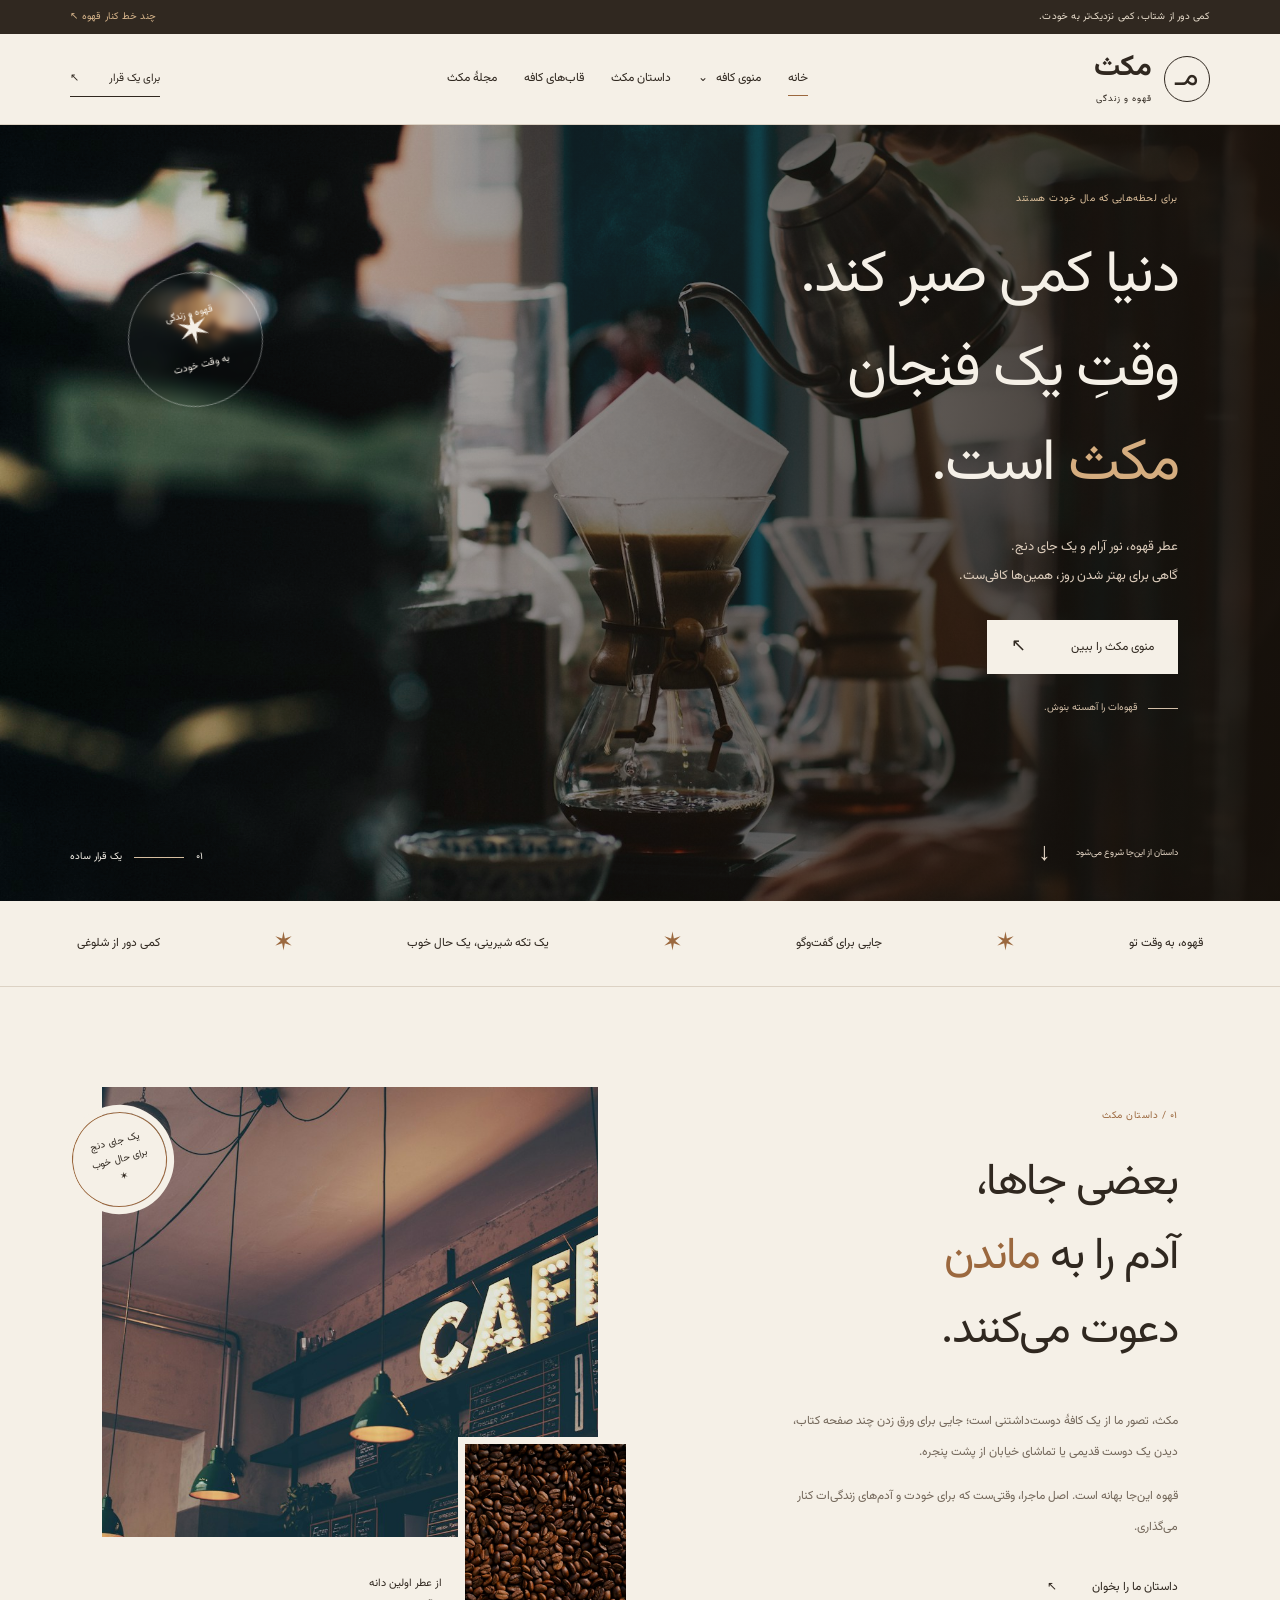
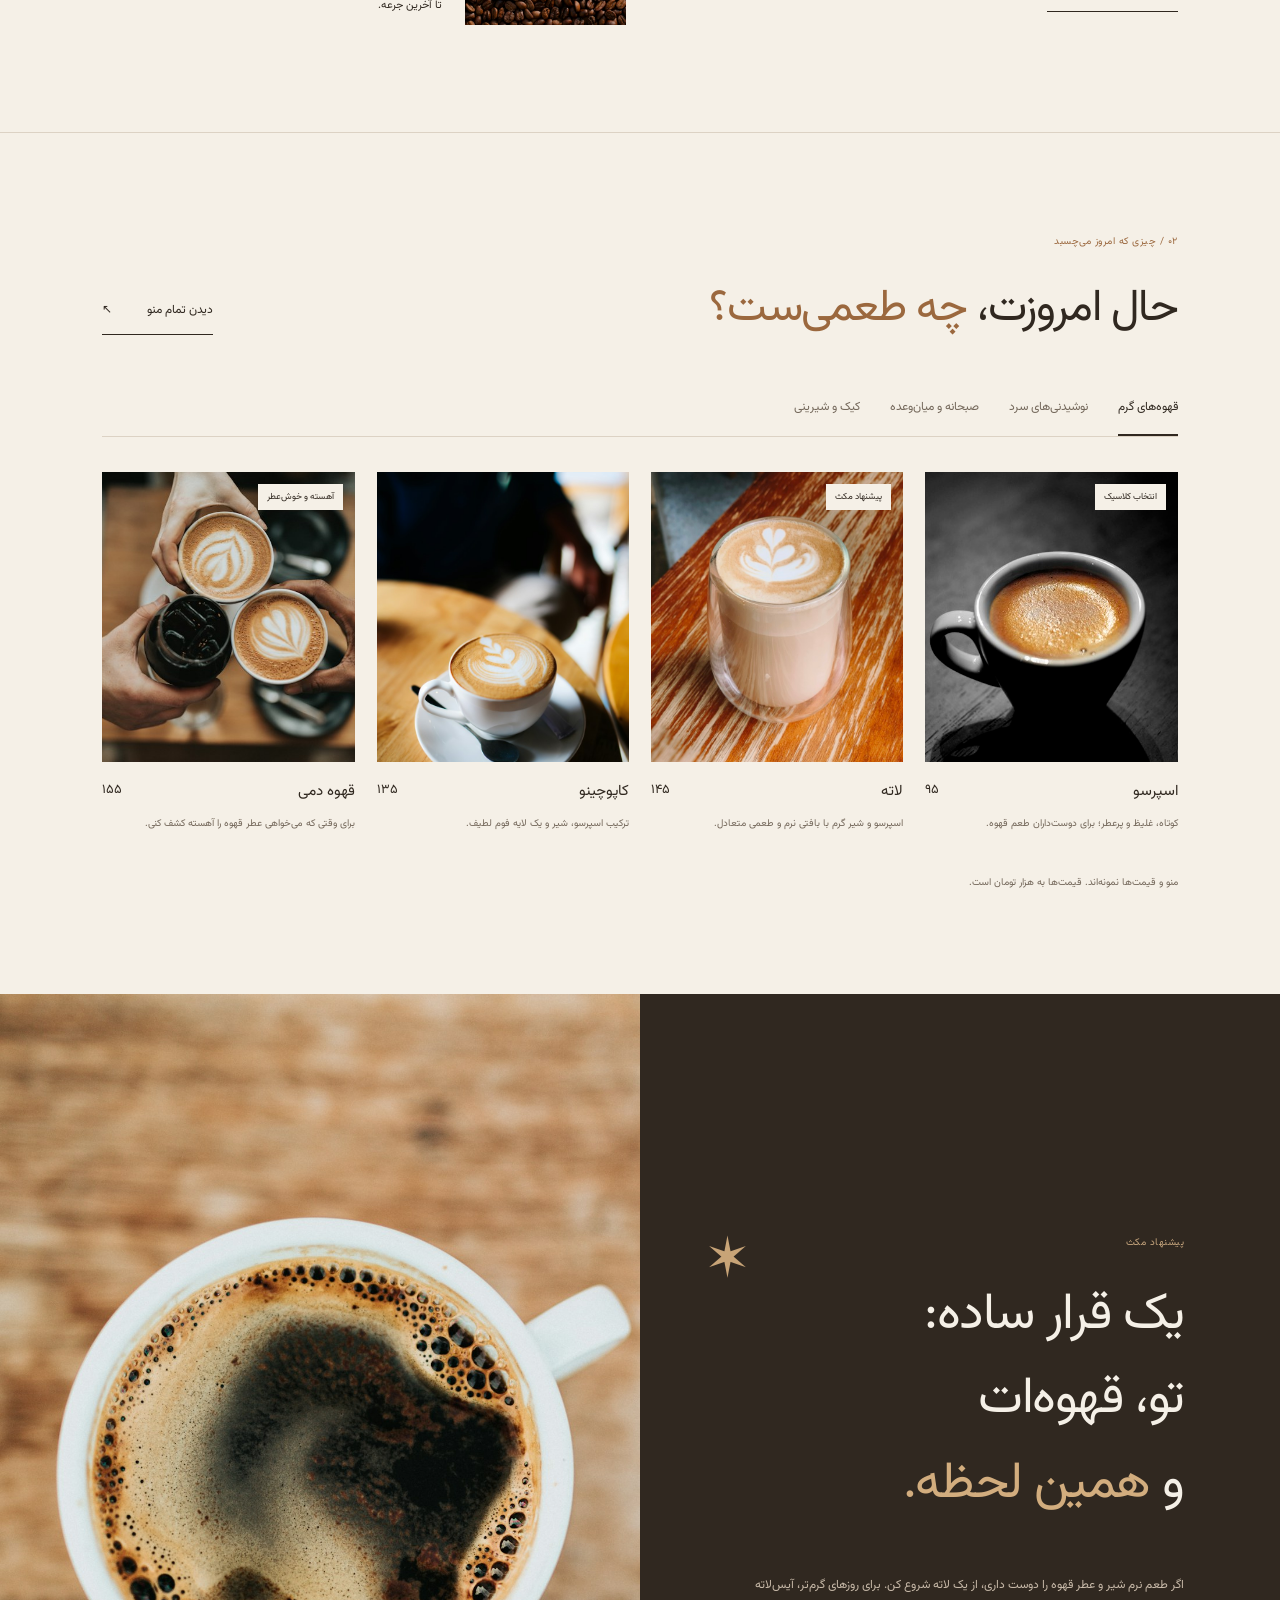
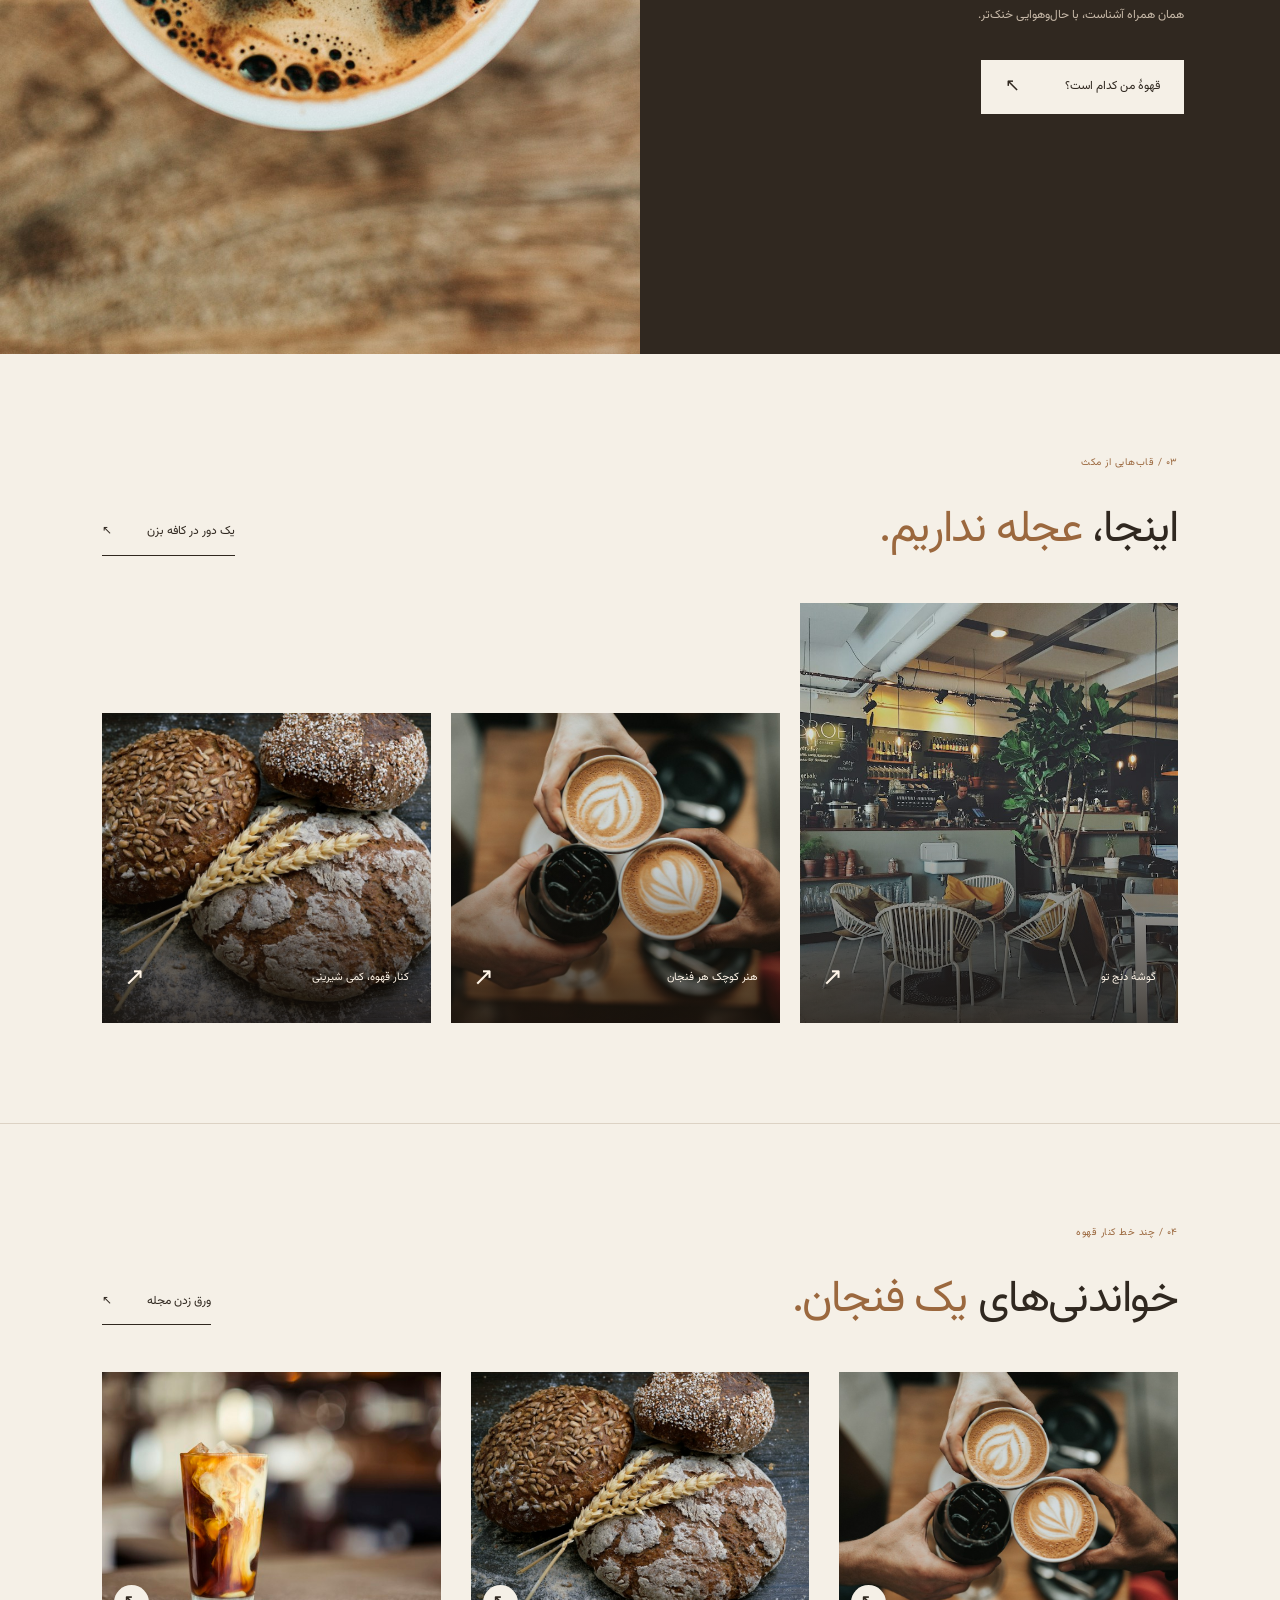
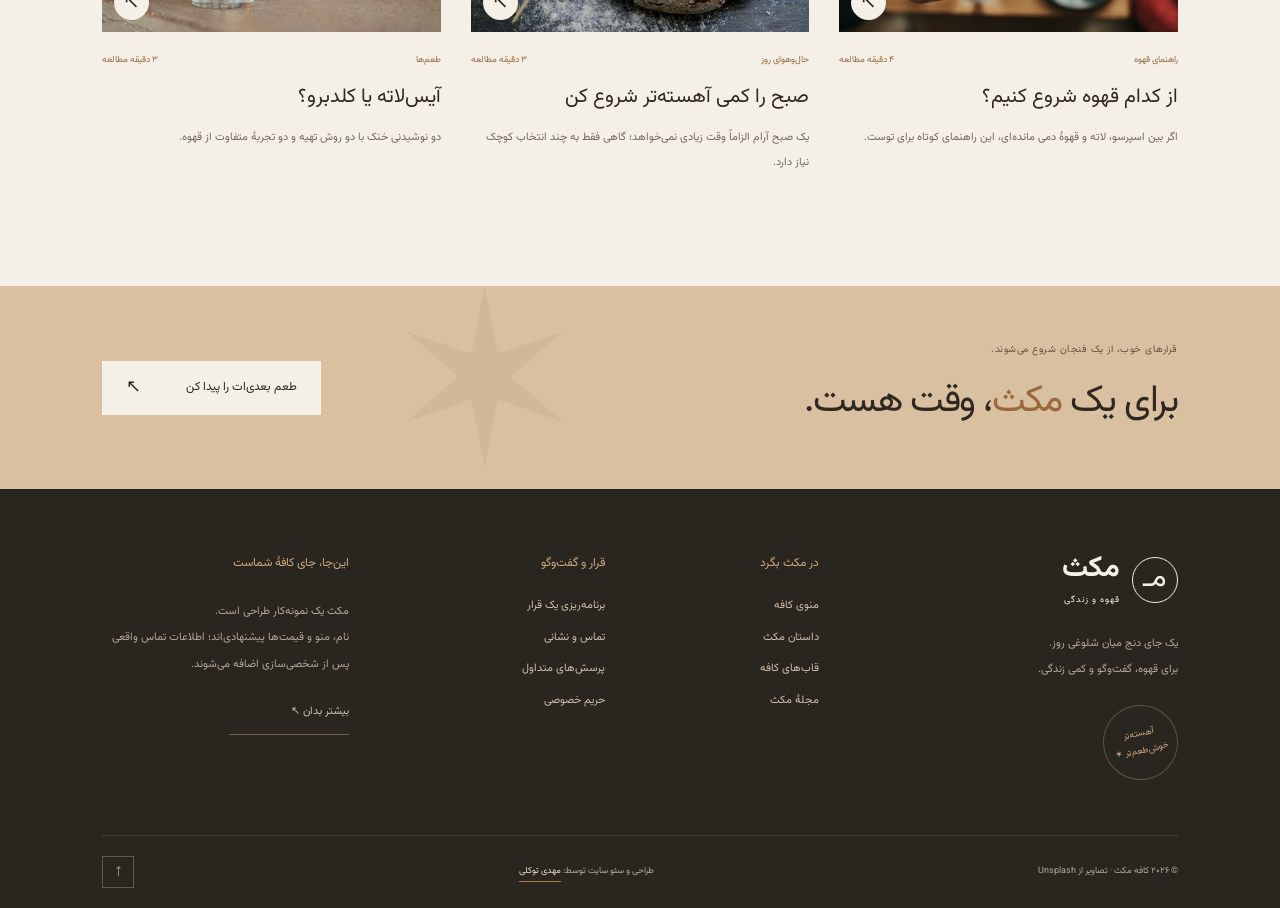
<file: index.html>
<!doctype html><html lang="fa" dir="rtl"><head><meta charset="UTF-8"><meta name="viewport" content="width=device-width,initial-scale=1"><title>یک فنجان، دور از شتاب | کافه مکث</title><meta name="description" content="کافه مکث؛ منوی قهوه، صبحانه و شیرینی، قاب‌های کافه و خواندنی‌های یک فنجان."><meta name="theme-color" content="#302820"><meta property="og:title" content="یک فنجان، دور از شتاب | کافه مکث"><meta property="og:description" content="کافه مکث؛ منوی قهوه، صبحانه و شیرینی، قاب‌های کافه و خواندنی‌های یک فنجان."><meta property="og:type" content="website"><meta property="og:url" content="https://mahdi-1949.github.io/cafeshop/"><meta property="og:image" content="https://mahdi-1949.github.io/cafeshop/assets/images/hero.jpg"><meta name="twitter:card" content="summary_large_image"><link rel="canonical" href="https://mahdi-1949.github.io/cafeshop/"><link rel="icon" href="assets/favicon.svg" type="image/svg+xml"><link rel="preload" href="assets/font.ttf" as="font" type="font/ttf" crossorigin><link rel="stylesheet" href="assets/style.css"><script src="assets/app.js" defer></script></head><body id="top" data-page="index.html"><a href="#main" class="skip">رفتن به محتوای اصلی</a><div class="topline"><span>کمی دور از شتاب، کمی نزدیک‌تر به خودت.</span><a href="journal.html">چند خط کنار قهوه ↖</a></div><header class="site-header"><div class="header-inner"><a class="brand" href="index.html" aria-label="کافه مکث؛ صفحه اصلی"><span class="brand-symbol" aria-hidden="true">مـ</span><span>مکث<small>قهوه و زندگی</small></span></a><nav id="navigation" aria-label="منوی اصلی"><a href="index.html" aria-current="page">خانه</a><div class="mega-wrap"><button class="mega-toggle" aria-controls="mega-menu" aria-expanded="false">منوی کافه <span aria-hidden="true">⌄</span></button><div id="mega-menu" class="mega-menu" hidden><div class="mega-intro"><span class="eyebrow">به سلیقهٔ تو</span><h2>امروز چه<br>طعمی می‌چسبد؟</h2><a class="text-link" href="menu.html">دیدن تمام منو<span aria-hidden="true">↖</span></a></div><div class="mega-links"><a href="menu.html?category=coffee"><b>۰۱</b><span>قهوه‌های گرم<small>از اسپرسو تا قهوهٔ دمی</small></span>↖</a><a href="menu.html?category=cold"><b>۰۲</b><span>نوشیدنی‌های سرد<small>یک جرعه خنکی</small></span>↖</a><a href="menu.html?category=breakfast"><b>۰۳</b><span>صبحانه و میان‌وعده<small>برای شروع‌های آرام</small></span>↖</a><a href="menu.html?category=cake"><b>۰۴</b><span>کیک و شیرینی<small>همراه شیرین فنجانت</small></span>↖</a></div><a class="mega-photo" href="menu.html?category=coffee"><img src="assets/images/coffee-1.jpg" alt="لاته با طرح شیر" class="" loading="lazy" decoding="async"><span>یک لاته، یک مکث کوتاه ↖</span></a></div></div><a href="about.html">داستان مکث</a><a href="gallery.html">قاب‌های کافه</a><a href="journal.html">مجلهٔ مکث</a></nav><a class="header-cta" href="visit.html">برای یک قرار <span>↖</span></a><button class="nav-toggle" aria-controls="navigation" aria-expanded="false" aria-label="باز کردن منو"><span></span><span></span></button></div></header><main id="main"><section class="hero"><div class="hero-image"><img src="assets/images/hero.jpg" alt="فنجان قهوه در نور گرم و آرام کافه" class="" loading="eager" decoding="async" fetchpriority="high"></div><div class="hero-shade"></div><div class="hero-content"><span class="eyebrow">برای لحظه‌هایی که مال خودت هستند</span><h1>دنیا کمی صبر کند.<br>وقتِ یک فنجان<br><em>مکث</em> است.</h1><p>عطر قهوه، نور آرام و یک جای دنج.<br>گاهی برای بهتر شدن روز، همین‌ها کافی‌ست.</p><a class="button cream" href="menu.html">منوی مکث را ببین<span aria-hidden="true">↖</span></a><div class="hero-note"><span></span>قهوه‌ات را آهسته بنوش.</div></div><span class="hero-index">۰۱ <i></i> یک قرار ساده</span><a class="hero-scroll" href="#story">داستان از این‌جا شروع می‌شود <span>↓</span></a><div class="hero-stamp" aria-hidden="true">قهوه و زندگی<br><b>✶</b><br>به وقت خودت</div></section><div class="ribbon"><span>قهوه، به وقت تو</span><i>✶</i><span>جایی برای گفت‌وگو</span><i>✶</i><span>یک تکه شیرینی، یک حال خوب</span><i>✶</i><span>کمی دور از شلوغی</span></div>
<section class="section story" id="story"><div class="story-copy reveal"><span class="eyebrow">۰۱ / داستان مکث</span><h2>بعضی جاها،<br>آدم را به <em>ماندن</em> <br>دعوت می‌کنند.</h2><p>مکث، تصور ما از یک کافهٔ دوست‌داشتنی است؛ جایی برای ورق زدن چند صفحه کتاب، دیدن یک دوست قدیمی یا تماشای خیابان از پشت پنجره.</p><p>قهوه این‌جا بهانه است. اصل ماجرا، وقتی‌ست که برای خودت و آدم‌های زندگی‌ات کنار می‌گذاری.</p><a class="text-link" href="about.html">داستان ما را بخوان<span aria-hidden="true">↖</span></a></div><div class="story-images reveal"><img src="assets/images/interior.jpg" alt="فضای روشن کافه با میزهای چوبی" class="" loading="lazy" decoding="async"><div class="small-photo"><img src="assets/images/beans.jpg" alt="دانه‌های برشته قهوه" class="" loading="lazy" decoding="async"><span>از عطر اولین دانه<br>تا آخرین جرعه.</span></div><span class="round-stamp" aria-hidden="true">یک جای دنج<br>برای حال خوب<br>✶</span></div></section>
<section class="section home-menu" id="menu"><div class="section-head reveal"><div><span class="eyebrow">۰۲ / چیزی که امروز می‌چسبد</span><h2>حال امروزت، <em>چه طعمی‌ست؟</em></h2></div><a class="text-link" href="menu.html">دیدن تمام منو<span aria-hidden="true">↖</span></a></div><div class="menu-toolbar"><div class="menu-tabs" role="group" aria-label="دسته‌بندی منو"><button class="active" data-category="coffee" aria-pressed="true">قهوه‌های گرم</button><button data-category="cold" aria-pressed="false">نوشیدنی‌های سرد</button><button data-category="breakfast" aria-pressed="false">صبحانه و میان‌وعده</button><button data-category="cake" aria-pressed="false">کیک و شیرینی</button></div></div><p id="menu-result" class="sr-only" role="status"></p><div id="menu-grid" class="menu-grid"></div><div id="menu-empty" class="empty-state" hidden><span>⌕</span><h3>این طعم را پیدا نکردیم.</h3><p>یک نام کوتاه‌تر بنویس یا همهٔ منو را ببین.</p><button class="text-link" id="reset-search">پاک کردن جست‌وجو ↖</button></div><p class="fine-print">منو و قیمت‌ها نمونه‌اند. قیمت‌ها به هزار تومان است.</p></section>
<section class="feature"><div class="feature-image"><img src="assets/images/cup.jpg" alt="یک فنجان قهوه روی میز" class="" loading="lazy" decoding="async"></div><div class="feature-copy reveal"><span class="eyebrow">پیشنهاد مکث</span><span class="feature-star" aria-hidden="true">✶</span><h2>یک قرار ساده:<br>تو، قهوه‌ات<br>و <em>همین لحظه.</em></h2><p>اگر طعم نرم شیر و عطر قهوه را دوست داری، از یک لاته شروع کن. برای روزهای گرم‌تر، آیس‌لاته همان همراه آشناست، با حال‌وهوایی خنک‌تر.</p><a class="button cream" href="menu.html?category=coffee">قهوهٔ من کدام است؟<span aria-hidden="true">↖</span></a></div></section>
<section class="section"><div class="section-head reveal"><div><span class="eyebrow">۰۳ / قاب‌هایی از مکث</span><h2>اینجا، <em>عجله نداریم.</em></h2></div><a class="text-link" href="gallery.html">یک دور در کافه بزن<span aria-hidden="true">↖</span></a></div><div class="home-gallery"><button class="gallery-item tall reveal" data-gallery="space" data-caption="گوشهٔ دنج تو"><img src="assets/images/space.jpg" alt="گوشهٔ دنج تو" class="" loading="lazy" decoding="async"><span>گوشهٔ دنج تو<b aria-hidden="true">↗</b></span></button><button class="gallery-item  reveal" data-gallery="coffee" data-caption="هنر کوچک هر فنجان"><img src="assets/images/brew.jpg" alt="هنر کوچک هر فنجان" class="" loading="lazy" decoding="async"><span>هنر کوچک هر فنجان<b aria-hidden="true">↗</b></span></button><button class="gallery-item  reveal" data-gallery="food" data-caption="کنار قهوه، کمی شیرینی"><img src="assets/images/bread.jpg" alt="کنار قهوه، کمی شیرینی" class="" loading="lazy" decoding="async"><span>کنار قهوه، کمی شیرینی<b aria-hidden="true">↗</b></span></button></div></section>
<section class="journal-section section"><div class="section-head reveal"><div><span class="eyebrow">۰۴ / چند خط کنار قهوه</span><h2>خواندنی‌های <em>یک فنجان.</em></h2></div><a class="text-link" href="journal.html">ورق زدن مجله<span aria-hidden="true">↖</span></a></div><div class="journal-grid"><article class="journal-card reveal"><a href="coffee-guide.html" class="journal-image"><img src="assets/images/brew.jpg" alt="از کدام قهوه شروع کنیم؟" class="" loading="lazy" decoding="async"><span class="round-arrow">↖</span></a><div class="article-meta"><span>راهنمای قهوه</span><span>۴ دقیقه مطالعه</span></div><h3><a href="coffee-guide.html">از کدام قهوه شروع کنیم؟</a></h3><p>اگر بین اسپرسو، لاته و قهوهٔ دمی مانده‌ای، این راهنمای کوتاه برای توست.</p></article><article class="journal-card reveal"><a href="slow-mornings.html" class="journal-image"><img src="assets/images/bread.jpg" alt="صبح را کمی آهسته‌تر شروع کن" class="" loading="lazy" decoding="async"><span class="round-arrow">↖</span></a><div class="article-meta"><span>حال‌وهوای روز</span><span>۳ دقیقه مطالعه</span></div><h3><a href="slow-mornings.html">صبح را کمی آهسته‌تر شروع کن</a></h3><p>یک صبح آرام الزاماً وقت زیادی نمی‌خواهد؛ گاهی فقط به چند انتخاب کوچک نیاز دارد.</p></article><article class="journal-card reveal"><a href="iced-coffee.html" class="journal-image"><img src="assets/images/cold-0.jpg" alt="آیس‌لاته یا کلدبرو؟" class="" loading="lazy" decoding="async"><span class="round-arrow">↖</span></a><div class="article-meta"><span>طعم‌ها</span><span>۳ دقیقه مطالعه</span></div><h3><a href="iced-coffee.html">آیس‌لاته یا کلدبرو؟</a></h3><p>دو نوشیدنی خنک با دو روش تهیه و دو تجربهٔ متفاوت از قهوه.</p></article></div></section></main><section class="closing"><div><span class="eyebrow">قرارهای خوب، از یک فنجان شروع می‌شوند.</span><h2>برای یک <em>مکث</em>، وقت هست.</h2></div><a class="button cream" href="menu.html">طعم بعدی‌ات را پیدا کن<span aria-hidden="true">↖</span></a></section><footer class="site-footer"><div class="footer-grid"><div class="footer-brand"><a class="brand" href="index.html" aria-label="کافه مکث؛ صفحه اصلی"><span class="brand-symbol" aria-hidden="true">مـ</span><span>مکث<small>قهوه و زندگی</small></span></a><p>یک جای دنج میان شلوغی روز.<br>برای قهوه، گفت‌وگو و کمی زندگی.</p><span class="footer-seal" aria-hidden="true">آهسته‌تر<br>خوش‌طعم‌تر ✶</span></div><div><h2>در مکث بگرد</h2><a href="menu.html">منوی کافه</a><a href="about.html">داستان مکث</a><a href="gallery.html">قاب‌های کافه</a><a href="journal.html">مجلهٔ مکث</a></div><div><h2>قرار و گفت‌وگو</h2><a href="visit.html">برنامه‌ریزی یک قرار</a><a href="contact.html">تماس و نشانی</a><a href="faq.html">پرسش‌های متداول</a><a href="privacy.html">حریم خصوصی</a></div><div class="footer-note"><h2>این‌جا، جای کافهٔ شماست</h2><p>مکث یک نمونه‌کار طراحی است.<br>نام، منو و قیمت‌ها پیشنهادی‌اند؛ اطلاعات تماس واقعی پس از شخصی‌سازی اضافه می‌شوند.</p><a href="contact.html" class="text-link">بیشتر بدان ↖</a></div></div><div class="footer-bottom"><span>© <span data-year>۲۰۲۶</span> کافه مکث · تصاویر از Unsplash</span><p>طراحی و سئو سایت توسط: <a href="https://mahditavakoli.ir/" target="_blank" rel="noopener noreferrer">مهدی توکلی</a></p><a href="#top" class="back-top" aria-label="رفتن به بالای صفحه">↑</a></div></footer><dialog id="photo-dialog"><button class="close-dialog" aria-label="بستن تصویر">×</button><img alt=""><div class="dialog-bottom"><p></p><span id="photo-position"></span><div><button id="photo-prev" aria-label="تصویر قبلی">→</button><button id="photo-next" aria-label="تصویر بعدی">←</button></div></div></dialog><div id="toast" role="status"></div></body></html>
</file>
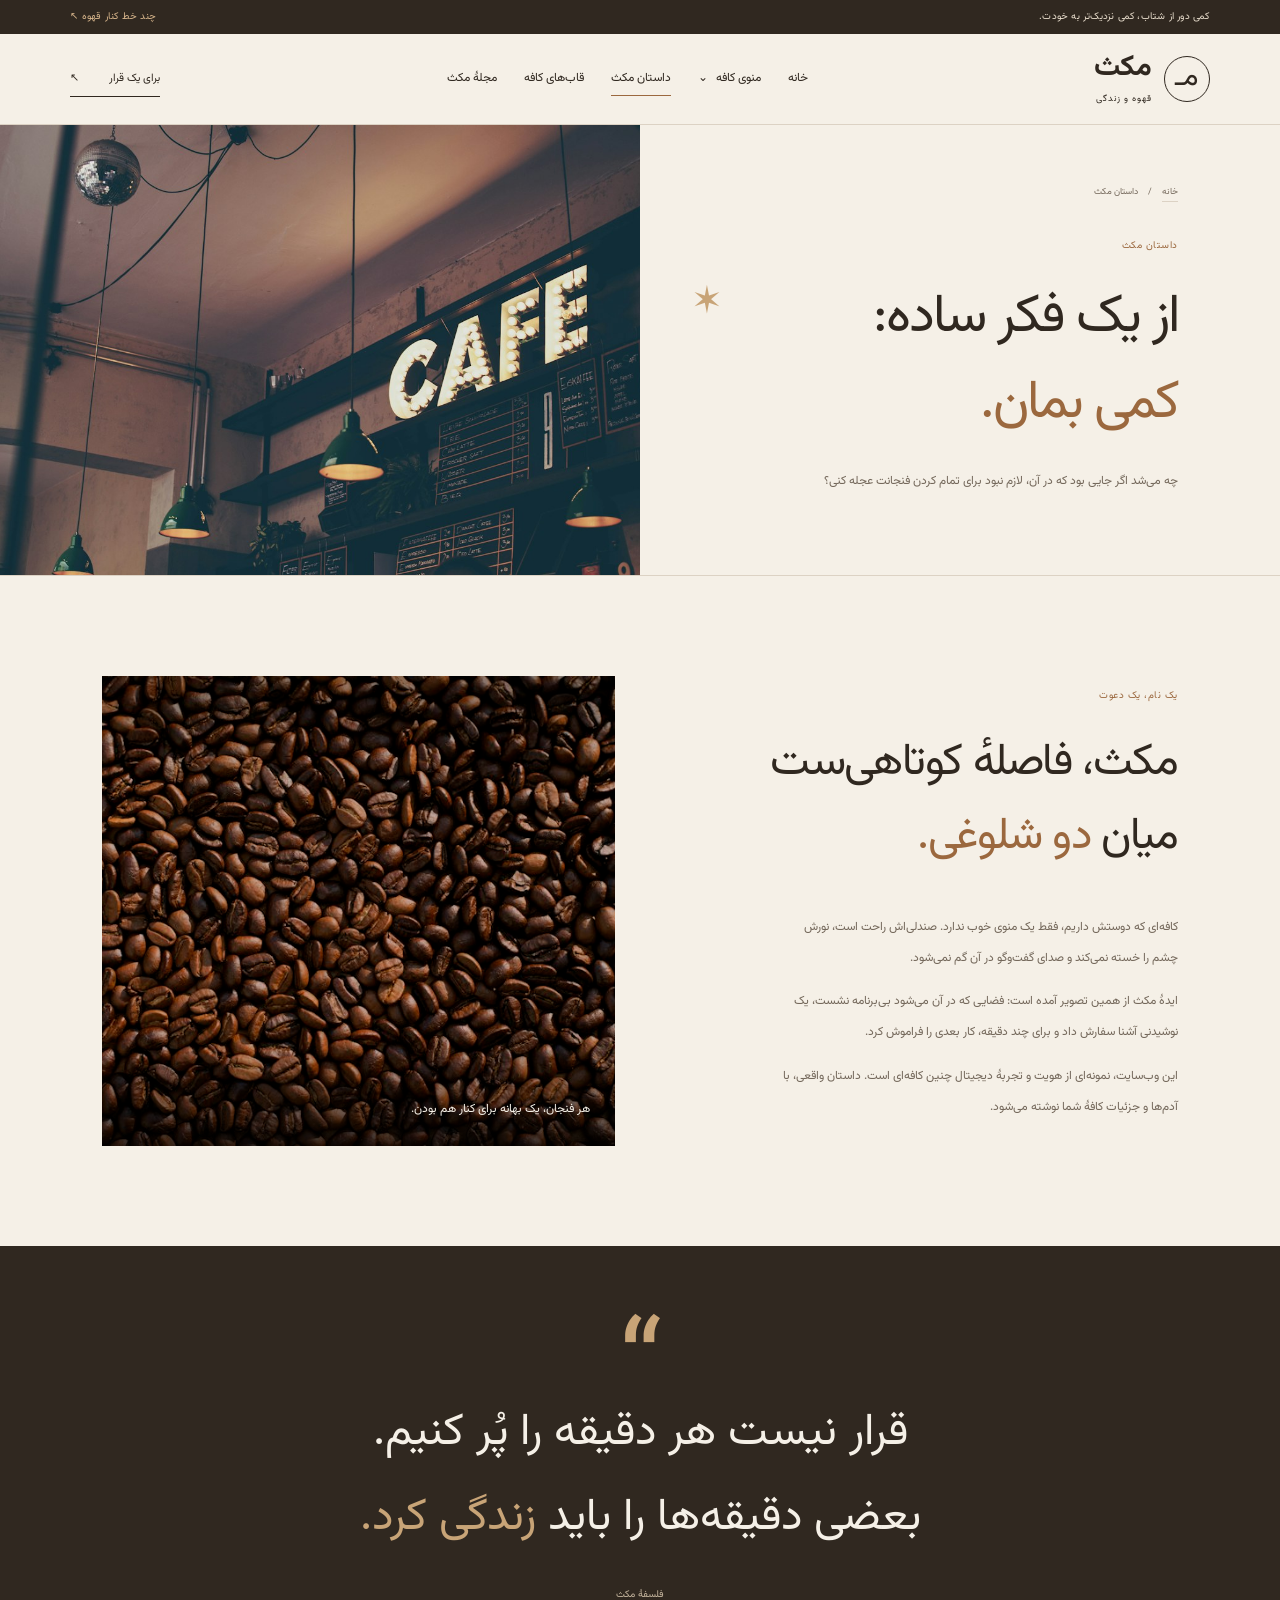
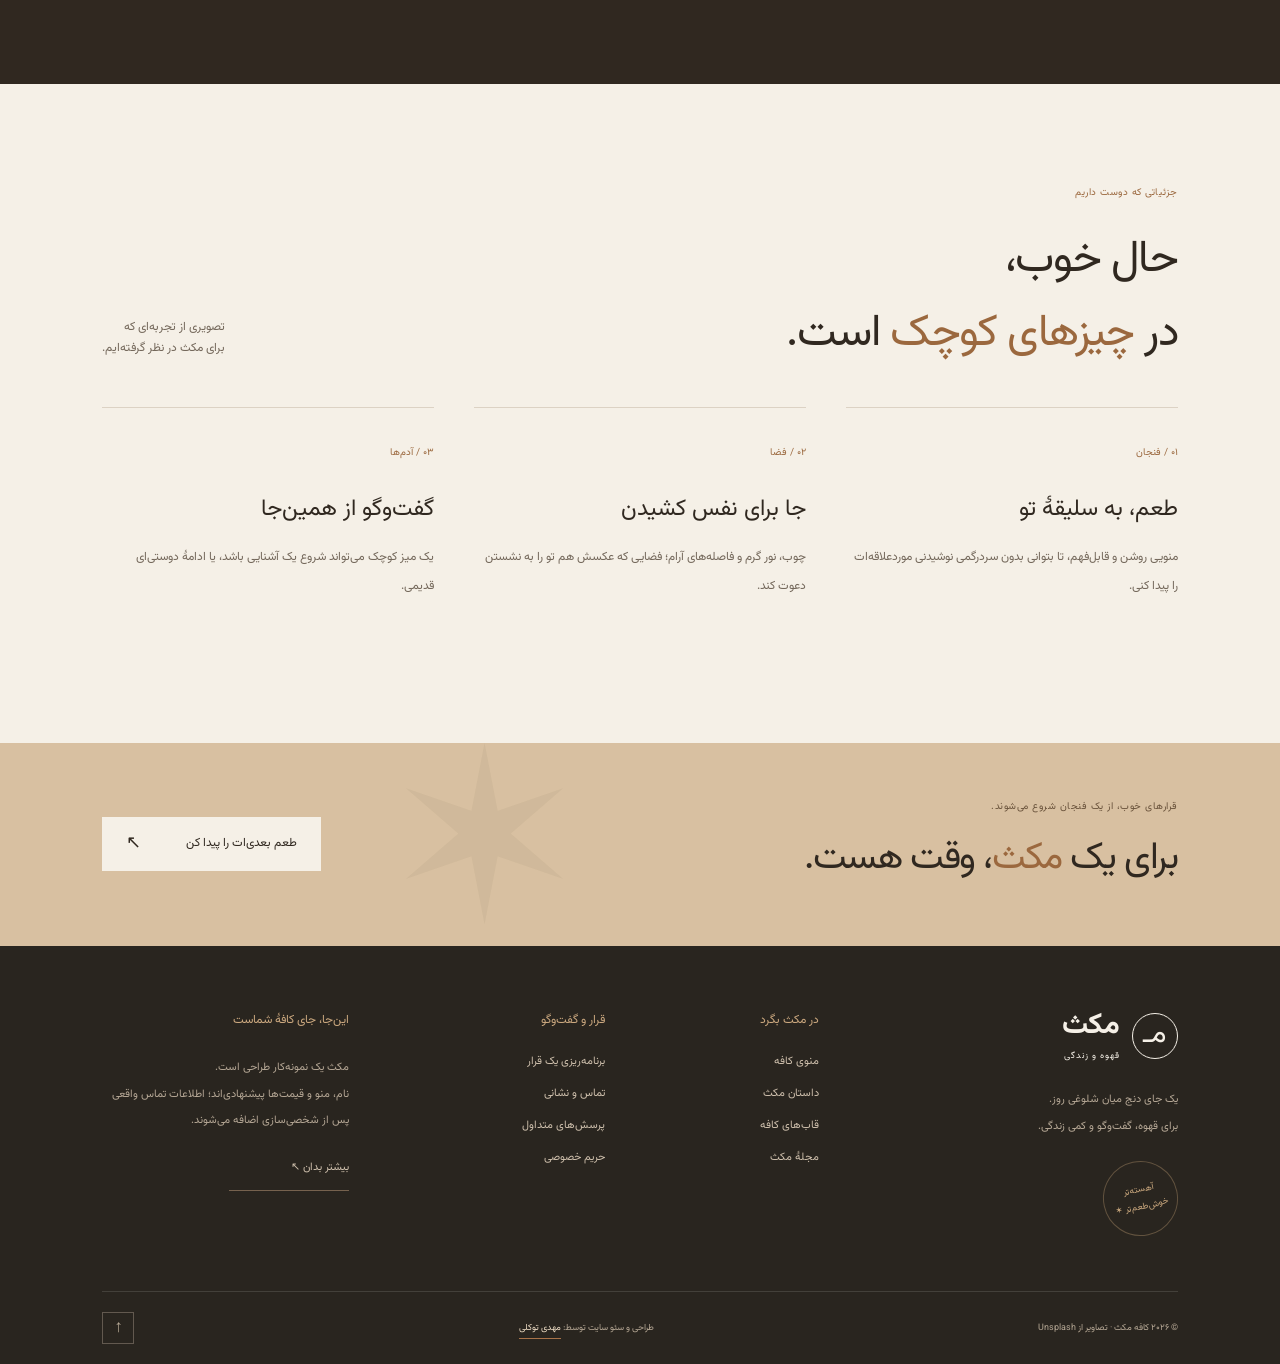
<file: about.html>
<!doctype html><html lang="fa" dir="rtl"><head><meta charset="UTF-8"><meta name="viewport" content="width=device-width,initial-scale=1"><title>داستان مکث | کافه مکث</title><meta name="description" content="دربارهٔ ایدهٔ کافه مکث؛ جایی برای قهوه، گفت‌وگو و چند دقیقه دوری از شتاب روز."><meta name="theme-color" content="#302820"><meta property="og:title" content="داستان مکث | کافه مکث"><meta property="og:description" content="دربارهٔ ایدهٔ کافه مکث؛ جایی برای قهوه، گفت‌وگو و چند دقیقه دوری از شتاب روز."><meta property="og:type" content="website"><meta property="og:url" content="https://mahdi-1949.github.io/cafeshop/about.html"><meta property="og:image" content="https://mahdi-1949.github.io/cafeshop/assets/images/hero.jpg"><meta name="twitter:card" content="summary_large_image"><link rel="canonical" href="https://mahdi-1949.github.io/cafeshop/about.html"><link rel="icon" href="assets/favicon.svg" type="image/svg+xml"><link rel="preload" href="assets/font.ttf" as="font" type="font/ttf" crossorigin><link rel="stylesheet" href="assets/style.css"><script src="assets/app.js" defer></script></head><body id="top" data-page="about.html"><a href="#main" class="skip">رفتن به محتوای اصلی</a><div class="topline"><span>کمی دور از شتاب، کمی نزدیک‌تر به خودت.</span><a href="journal.html">چند خط کنار قهوه ↖</a></div><header class="site-header"><div class="header-inner"><a class="brand" href="index.html" aria-label="کافه مکث؛ صفحه اصلی"><span class="brand-symbol" aria-hidden="true">مـ</span><span>مکث<small>قهوه و زندگی</small></span></a><nav id="navigation" aria-label="منوی اصلی"><a href="index.html">خانه</a><div class="mega-wrap"><button class="mega-toggle" aria-controls="mega-menu" aria-expanded="false">منوی کافه <span aria-hidden="true">⌄</span></button><div id="mega-menu" class="mega-menu" hidden><div class="mega-intro"><span class="eyebrow">به سلیقهٔ تو</span><h2>امروز چه<br>طعمی می‌چسبد؟</h2><a class="text-link" href="menu.html">دیدن تمام منو<span aria-hidden="true">↖</span></a></div><div class="mega-links"><a href="menu.html?category=coffee"><b>۰۱</b><span>قهوه‌های گرم<small>از اسپرسو تا قهوهٔ دمی</small></span>↖</a><a href="menu.html?category=cold"><b>۰۲</b><span>نوشیدنی‌های سرد<small>یک جرعه خنکی</small></span>↖</a><a href="menu.html?category=breakfast"><b>۰۳</b><span>صبحانه و میان‌وعده<small>برای شروع‌های آرام</small></span>↖</a><a href="menu.html?category=cake"><b>۰۴</b><span>کیک و شیرینی<small>همراه شیرین فنجانت</small></span>↖</a></div><a class="mega-photo" href="menu.html?category=coffee"><img src="assets/images/coffee-1.jpg" alt="لاته با طرح شیر" class="" loading="lazy" decoding="async"><span>یک لاته، یک مکث کوتاه ↖</span></a></div></div><a href="about.html" aria-current="page">داستان مکث</a><a href="gallery.html">قاب‌های کافه</a><a href="journal.html">مجلهٔ مکث</a></nav><a class="header-cta" href="visit.html">برای یک قرار <span>↖</span></a><button class="nav-toggle" aria-controls="navigation" aria-expanded="false" aria-label="باز کردن منو"><span></span><span></span></button></div></header><main id="main"><section class="page-mast"><div class="mast-copy"><div class="breadcrumbs"><a href="index.html">خانه</a><span>/</span><span>داستان مکث</span></div><span class="eyebrow">داستان مکث</span><h1>از یک فکر ساده:<br><em>کمی بمان.</em></h1><p>چه می‌شد اگر جایی بود که در آن، لازم نبود برای تمام کردن فنجانت عجله کنی؟</p><span class="mast-star" aria-hidden="true">✶</span></div><div class="mast-photo"><img src="assets/images/interior.jpg" alt="داستان مکث" class="" loading="eager" decoding="async" fetchpriority="high"></div></section><section class="section story about-story"><div class="story-copy reveal"><span class="eyebrow">یک نام، یک دعوت</span><h2>مکث، فاصلهٔ کوتاهی‌ست<br>میان <em>دو شلوغی.</em></h2><p>کافه‌ای که دوستش داریم، فقط یک منوی خوب ندارد. صندلی‌اش راحت است، نورش چشم را خسته نمی‌کند و صدای گفت‌وگو در آن گم نمی‌شود.</p><p>ایدهٔ مکث از همین تصویر آمده است: فضایی که در آن می‌شود بی‌برنامه نشست، یک نوشیدنی آشنا سفارش داد و برای چند دقیقه، کار بعدی را فراموش کرد.</p><p>این وب‌سایت، نمونه‌ای از هویت و تجربهٔ دیجیتال چنین کافه‌ای است. داستان واقعی، با آدم‌ها و جزئیات کافهٔ شما نوشته می‌شود.</p></div><div class="about-image reveal"><img src="assets/images/beans.jpg" alt="بافت دانه‌های برشته قهوه" class="" loading="lazy" decoding="async"><span>هر فنجان، یک بهانه برای کنار هم بودن.</span></div></section><section class="manifesto"><span aria-hidden="true">“</span><blockquote>قرار نیست هر دقیقه را پُر کنیم.<br>بعضی دقیقه‌ها را باید <em>زندگی کرد.</em></blockquote><p>فلسفهٔ مکث</p></section><section class="section"><div class="section-head reveal"><div><span class="eyebrow">جزئیاتی که دوست داریم</span><h2>حال خوب،<br>در <em>چیزهای کوچک</em> است.</h2></div><p>تصویری از تجربه‌ای که<br>برای مکث در نظر گرفته‌ایم.</p></div><div class="values"><article class="reveal"><span>۰۱ / فنجان</span><h3>طعم، به سلیقهٔ تو</h3><p>منویی روشن و قابل‌فهم، تا بتوانی بدون سردرگمی نوشیدنی موردعلاقه‌ات را پیدا کنی.</p></article><article class="reveal"><span>۰۲ / فضا</span><h3>جا برای نفس کشیدن</h3><p>چوب، نور گرم و فاصله‌های آرام؛ فضایی که عکسش هم تو را به نشستن دعوت کند.</p></article><article class="reveal"><span>۰۳ / آدم‌ها</span><h3>گفت‌وگو از همین‌جا</h3><p>یک میز کوچک می‌تواند شروع یک آشنایی باشد، یا ادامهٔ دوستی‌ای قدیمی.</p></article></div></section></main><section class="closing"><div><span class="eyebrow">قرارهای خوب، از یک فنجان شروع می‌شوند.</span><h2>برای یک <em>مکث</em>، وقت هست.</h2></div><a class="button cream" href="menu.html">طعم بعدی‌ات را پیدا کن<span aria-hidden="true">↖</span></a></section><footer class="site-footer"><div class="footer-grid"><div class="footer-brand"><a class="brand" href="index.html" aria-label="کافه مکث؛ صفحه اصلی"><span class="brand-symbol" aria-hidden="true">مـ</span><span>مکث<small>قهوه و زندگی</small></span></a><p>یک جای دنج میان شلوغی روز.<br>برای قهوه، گفت‌وگو و کمی زندگی.</p><span class="footer-seal" aria-hidden="true">آهسته‌تر<br>خوش‌طعم‌تر ✶</span></div><div><h2>در مکث بگرد</h2><a href="menu.html">منوی کافه</a><a href="about.html">داستان مکث</a><a href="gallery.html">قاب‌های کافه</a><a href="journal.html">مجلهٔ مکث</a></div><div><h2>قرار و گفت‌وگو</h2><a href="visit.html">برنامه‌ریزی یک قرار</a><a href="contact.html">تماس و نشانی</a><a href="faq.html">پرسش‌های متداول</a><a href="privacy.html">حریم خصوصی</a></div><div class="footer-note"><h2>این‌جا، جای کافهٔ شماست</h2><p>مکث یک نمونه‌کار طراحی است.<br>نام، منو و قیمت‌ها پیشنهادی‌اند؛ اطلاعات تماس واقعی پس از شخصی‌سازی اضافه می‌شوند.</p><a href="contact.html" class="text-link">بیشتر بدان ↖</a></div></div><div class="footer-bottom"><span>© <span data-year>۲۰۲۶</span> کافه مکث · تصاویر از Unsplash</span><p>طراحی و سئو سایت توسط: <a href="https://mahditavakoli.ir/" target="_blank" rel="noopener noreferrer">مهدی توکلی</a></p><a href="#top" class="back-top" aria-label="رفتن به بالای صفحه">↑</a></div></footer><dialog id="photo-dialog"><button class="close-dialog" aria-label="بستن تصویر">×</button><img alt=""><div class="dialog-bottom"><p></p><span id="photo-position"></span><div><button id="photo-prev" aria-label="تصویر قبلی">→</button><button id="photo-next" aria-label="تصویر بعدی">←</button></div></div></dialog><div id="toast" role="status"></div></body></html>
</file>
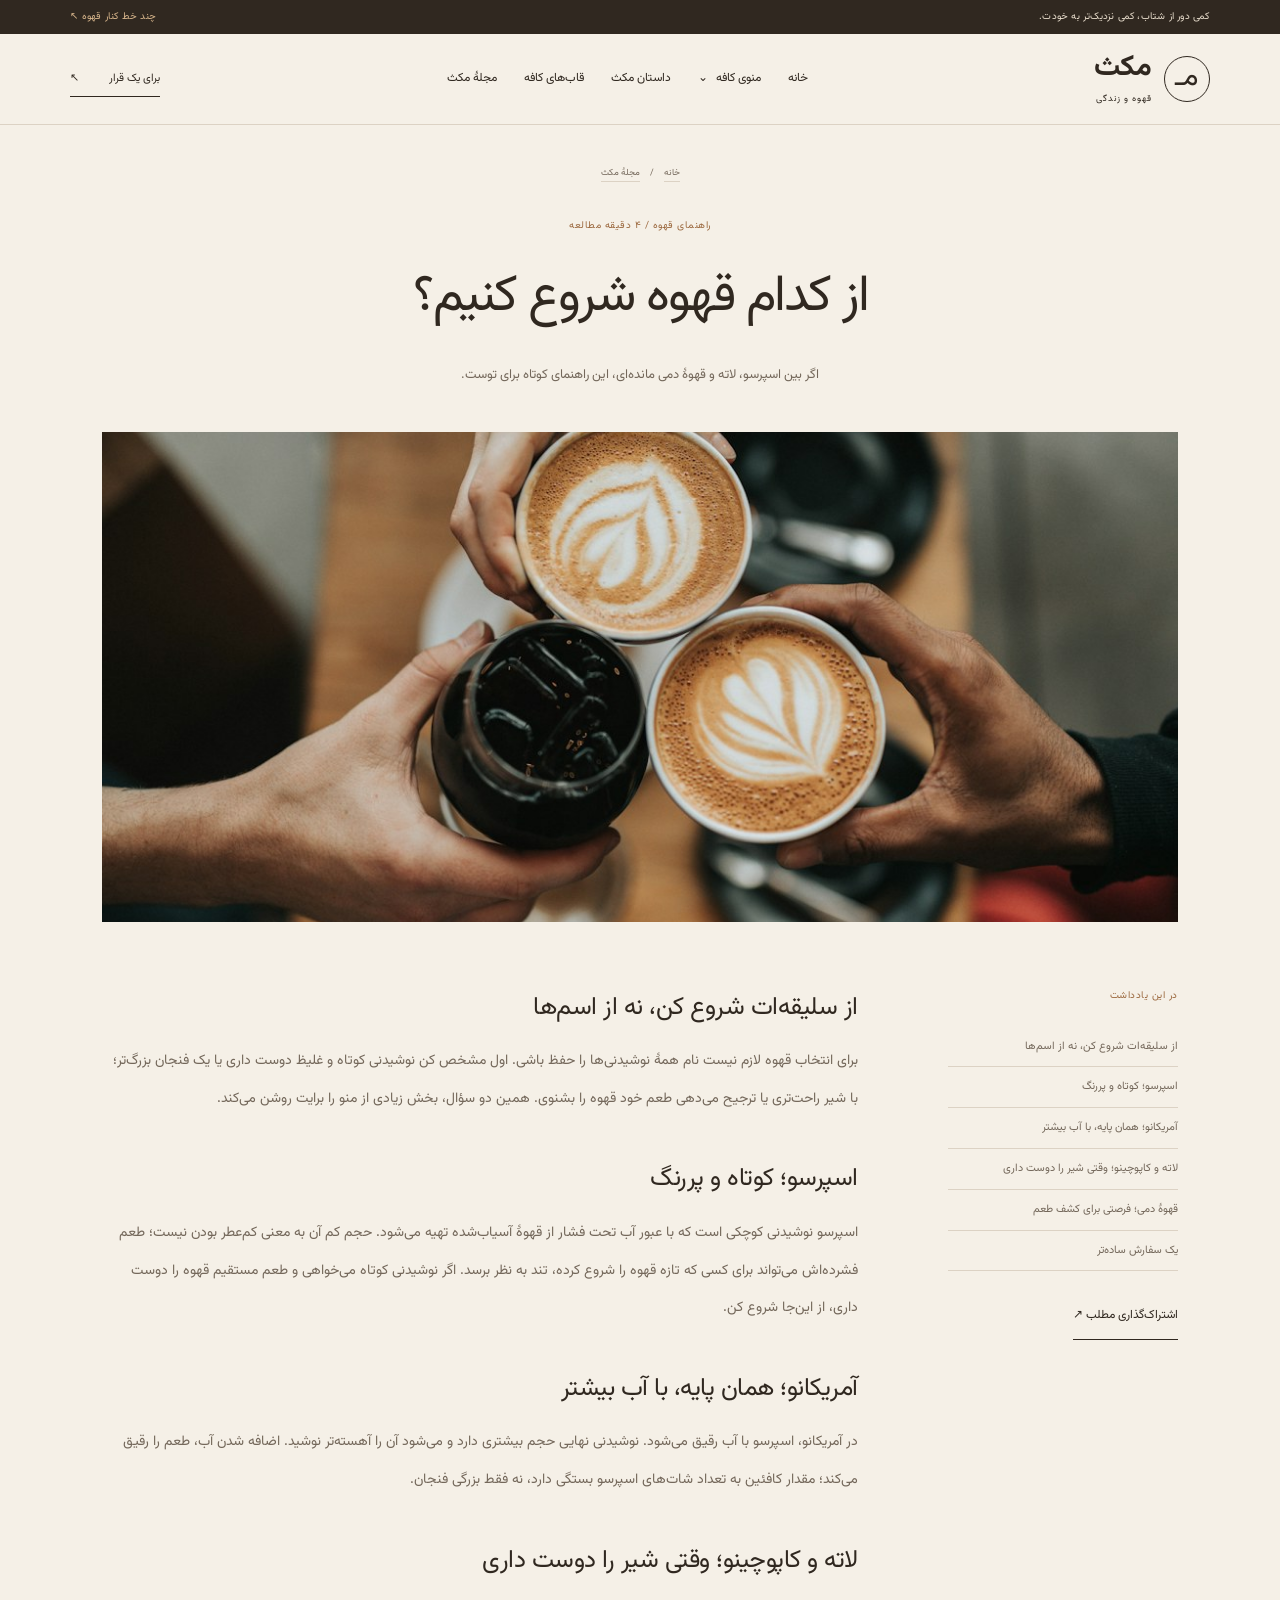
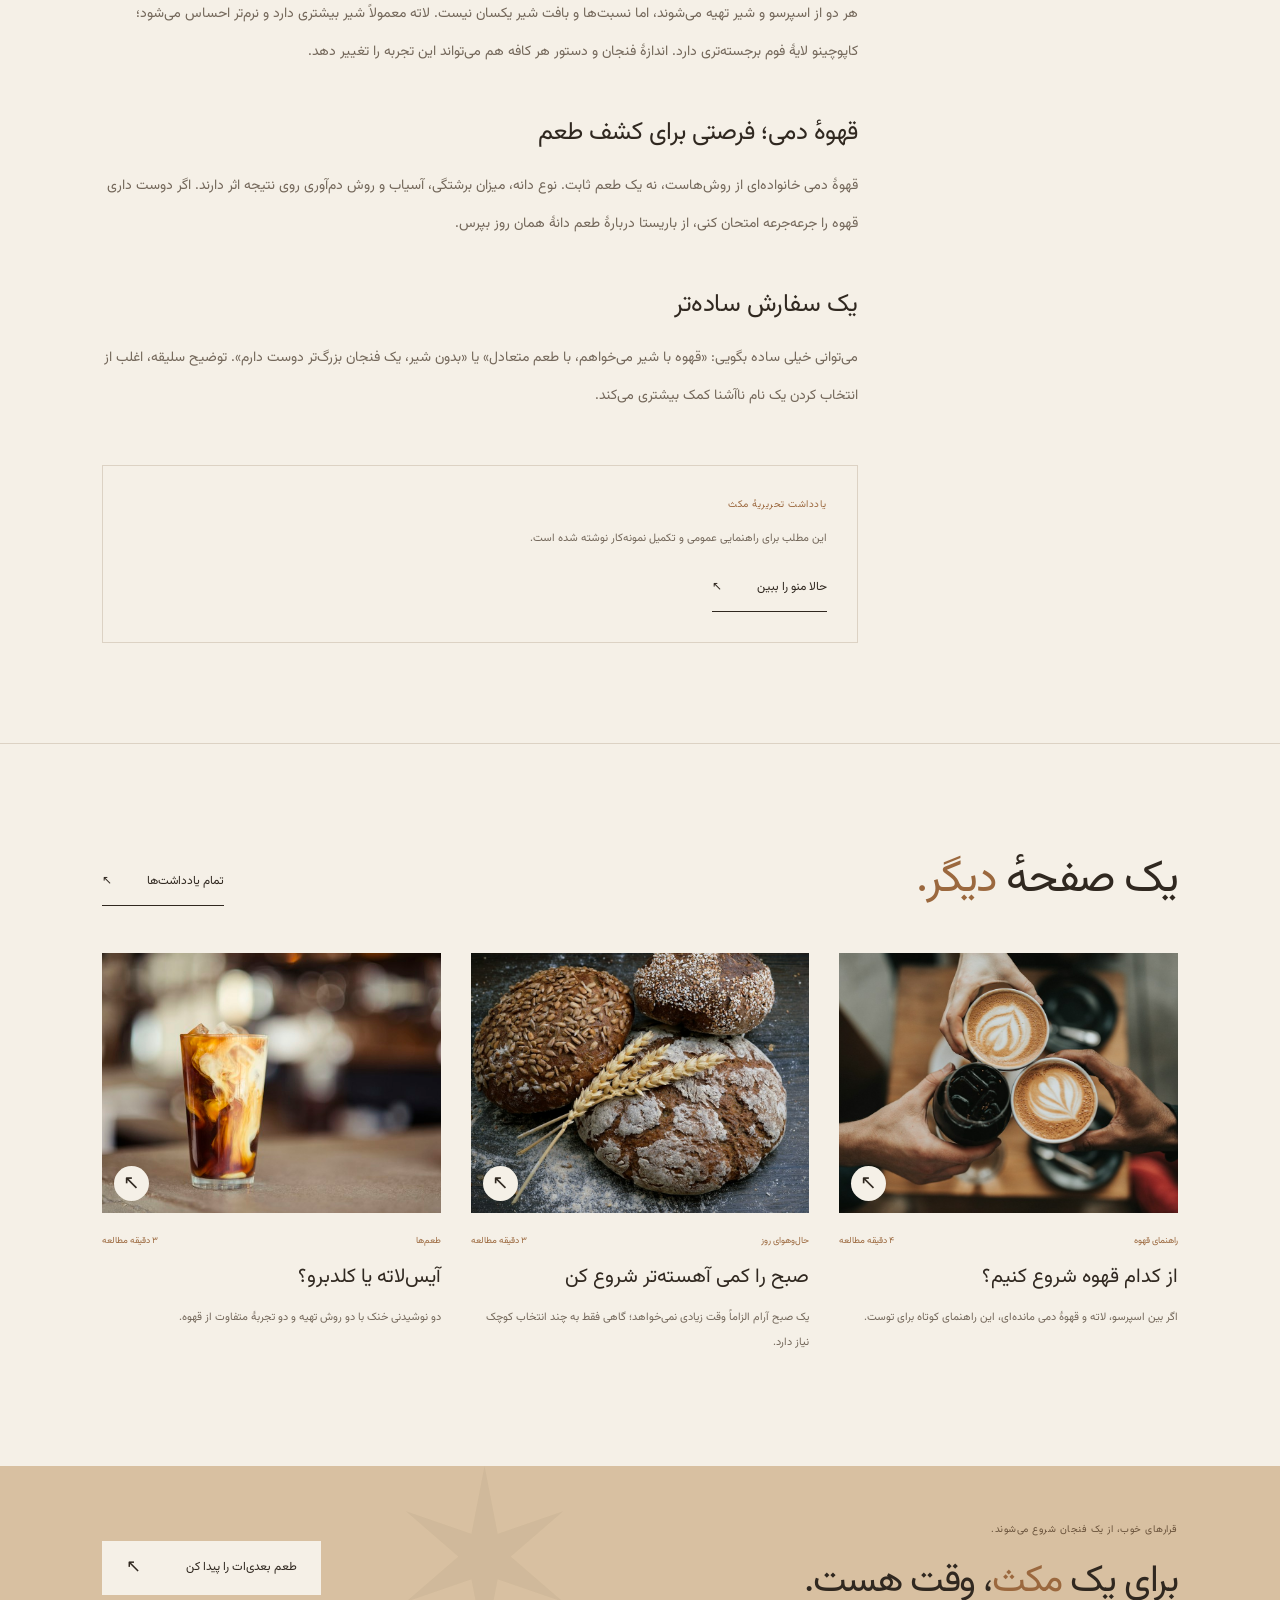
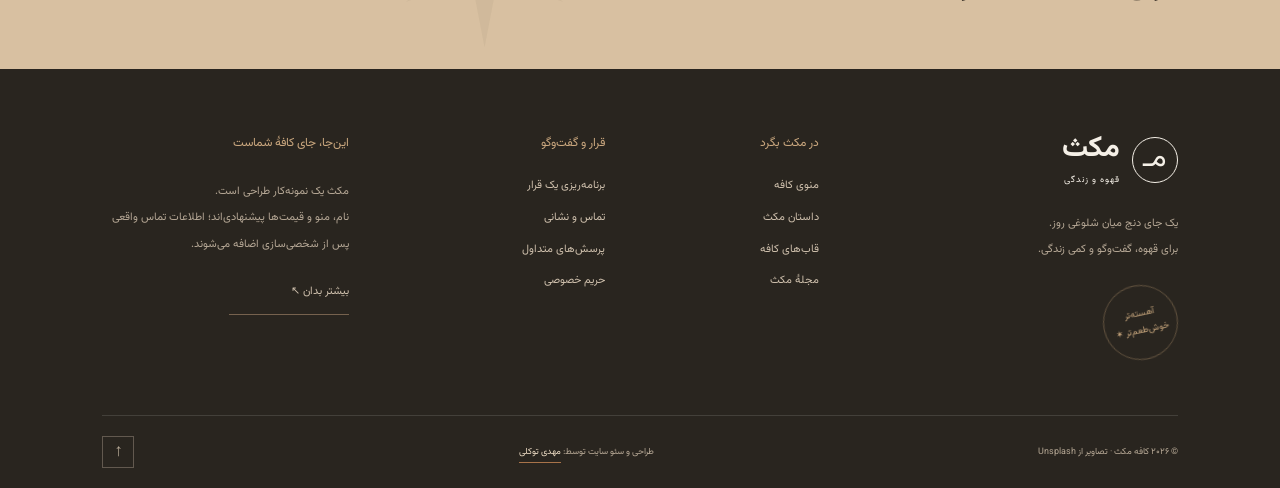
<file: coffee-guide.html>
<!doctype html><html lang="fa" dir="rtl"><head><meta charset="UTF-8"><meta name="viewport" content="width=device-width,initial-scale=1"><title>از کدام قهوه شروع کنیم؟ | کافه مکث</title><meta name="description" content="اگر بین اسپرسو، لاته و قهوهٔ دمی مانده‌ای، این راهنمای کوتاه برای توست."><meta name="theme-color" content="#302820"><meta property="og:title" content="از کدام قهوه شروع کنیم؟ | کافه مکث"><meta property="og:description" content="اگر بین اسپرسو، لاته و قهوهٔ دمی مانده‌ای، این راهنمای کوتاه برای توست."><meta property="og:type" content="website"><meta property="og:url" content="https://mahdi-1949.github.io/cafeshop/coffee-guide.html"><meta property="og:image" content="https://mahdi-1949.github.io/cafeshop/assets/images/hero.jpg"><meta name="twitter:card" content="summary_large_image"><link rel="canonical" href="https://mahdi-1949.github.io/cafeshop/coffee-guide.html"><link rel="icon" href="assets/favicon.svg" type="image/svg+xml"><link rel="preload" href="assets/font.ttf" as="font" type="font/ttf" crossorigin><link rel="stylesheet" href="assets/style.css"><script src="assets/app.js" defer></script></head><body id="top" data-page="coffee-guide.html"><a href="#main" class="skip">رفتن به محتوای اصلی</a><div class="topline"><span>کمی دور از شتاب، کمی نزدیک‌تر به خودت.</span><a href="journal.html">چند خط کنار قهوه ↖</a></div><header class="site-header"><div class="header-inner"><a class="brand" href="index.html" aria-label="کافه مکث؛ صفحه اصلی"><span class="brand-symbol" aria-hidden="true">مـ</span><span>مکث<small>قهوه و زندگی</small></span></a><nav id="navigation" aria-label="منوی اصلی"><a href="index.html">خانه</a><div class="mega-wrap"><button class="mega-toggle" aria-controls="mega-menu" aria-expanded="false">منوی کافه <span aria-hidden="true">⌄</span></button><div id="mega-menu" class="mega-menu" hidden><div class="mega-intro"><span class="eyebrow">به سلیقهٔ تو</span><h2>امروز چه<br>طعمی می‌چسبد؟</h2><a class="text-link" href="menu.html">دیدن تمام منو<span aria-hidden="true">↖</span></a></div><div class="mega-links"><a href="menu.html?category=coffee"><b>۰۱</b><span>قهوه‌های گرم<small>از اسپرسو تا قهوهٔ دمی</small></span>↖</a><a href="menu.html?category=cold"><b>۰۲</b><span>نوشیدنی‌های سرد<small>یک جرعه خنکی</small></span>↖</a><a href="menu.html?category=breakfast"><b>۰۳</b><span>صبحانه و میان‌وعده<small>برای شروع‌های آرام</small></span>↖</a><a href="menu.html?category=cake"><b>۰۴</b><span>کیک و شیرینی<small>همراه شیرین فنجانت</small></span>↖</a></div><a class="mega-photo" href="menu.html?category=coffee"><img src="assets/images/coffee-1.jpg" alt="لاته با طرح شیر" class="" loading="lazy" decoding="async"><span>یک لاته، یک مکث کوتاه ↖</span></a></div></div><a href="about.html">داستان مکث</a><a href="gallery.html">قاب‌های کافه</a><a href="journal.html">مجلهٔ مکث</a></nav><a class="header-cta" href="visit.html">برای یک قرار <span>↖</span></a><button class="nav-toggle" aria-controls="navigation" aria-expanded="false" aria-label="باز کردن منو"><span></span><span></span></button></div></header><main id="main"><section class="article-hero section"><div class="breadcrumbs"><a href="index.html">خانه</a><span>/</span><a href="journal.html">مجلهٔ مکث</a></div><span class="eyebrow">راهنمای قهوه / ۴ دقیقه مطالعه</span><h1>از کدام قهوه شروع کنیم؟</h1><p>اگر بین اسپرسو، لاته و قهوهٔ دمی مانده‌ای، این راهنمای کوتاه برای توست.</p><img src="assets/images/brew.jpg" alt="از کدام قهوه شروع کنیم؟" class="" loading="eager" decoding="async" fetchpriority="high"></section><div class="article-layout section"><aside><span class="eyebrow">در این یادداشت</span><a href="#part-0">از سلیقه‌ات شروع کن، نه از اسم‌ها</a><a href="#part-1">اسپرسو؛ کوتاه و پررنگ</a><a href="#part-2">آمریکانو؛ همان پایه، با آب بیشتر</a><a href="#part-3">لاته و کاپوچینو؛ وقتی شیر را دوست داری</a><a href="#part-4">قهوهٔ دمی؛ فرصتی برای کشف طعم</a><a href="#part-5">یک سفارش ساده‌تر</a><button class="text-link share-button">اشتراک‌گذاری مطلب ↗</button></aside><article class="article-body"><section id="part-0"><h2>از سلیقه‌ات شروع کن، نه از اسم‌ها</h2><p>برای انتخاب قهوه لازم نیست نام همهٔ نوشیدنی‌ها را حفظ باشی. اول مشخص کن نوشیدنی کوتاه و غلیظ دوست داری یا یک فنجان بزرگ‌تر؛ با شیر راحت‌تری یا ترجیح می‌دهی طعم خود قهوه را بشنوی. همین دو سؤال، بخش زیادی از منو را برایت روشن می‌کند.</p></section><section id="part-1"><h2>اسپرسو؛ کوتاه و پررنگ</h2><p>اسپرسو نوشیدنی کوچکی است که با عبور آب تحت فشار از قهوهٔ آسیاب‌شده تهیه می‌شود. حجم کم آن به معنی کم‌عطر بودن نیست؛ طعم فشرده‌اش می‌تواند برای کسی که تازه قهوه را شروع کرده، تند به نظر برسد. اگر نوشیدنی کوتاه می‌خواهی و طعم مستقیم قهوه را دوست داری، از این‌جا شروع کن.</p></section><section id="part-2"><h2>آمریکانو؛ همان پایه، با آب بیشتر</h2><p>در آمریکانو، اسپرسو با آب رقیق می‌شود. نوشیدنی نهایی حجم بیشتری دارد و می‌شود آن را آهسته‌تر نوشید. اضافه شدن آب، طعم را رقیق می‌کند؛ مقدار کافئین به تعداد شات‌های اسپرسو بستگی دارد، نه فقط بزرگی فنجان.</p></section><section id="part-3"><h2>لاته و کاپوچینو؛ وقتی شیر را دوست داری</h2><p>هر دو از اسپرسو و شیر تهیه می‌شوند، اما نسبت‌ها و بافت شیر یکسان نیست. لاته معمولاً شیر بیشتری دارد و نرم‌تر احساس می‌شود؛ کاپوچینو لایهٔ فوم برجسته‌تری دارد. اندازهٔ فنجان و دستور هر کافه هم می‌تواند این تجربه را تغییر دهد.</p></section><section id="part-4"><h2>قهوهٔ دمی؛ فرصتی برای کشف طعم</h2><p>قهوهٔ دمی خانواده‌ای از روش‌هاست، نه یک طعم ثابت. نوع دانه، میزان برشتگی، آسیاب و روش دم‌آوری روی نتیجه اثر دارند. اگر دوست داری قهوه را جرعه‌جرعه امتحان کنی، از باریستا دربارهٔ طعم دانهٔ همان روز بپرس.</p></section><section id="part-5"><h2>یک سفارش ساده‌تر</h2><p>می‌توانی خیلی ساده بگویی: «قهوه با شیر می‌خواهم، با طعم متعادل» یا «بدون شیر، یک فنجان بزرگ‌تر دوست دارم». توضیح سلیقه، اغلب از انتخاب کردن یک نام ناآشنا کمک بیشتری می‌کند.</p></section><div class="article-end"><span class="eyebrow">یادداشت تحریریهٔ مکث</span><p>این مطلب برای راهنمایی عمومی و تکمیل نمونه‌کار نوشته شده است.</p><a class="text-link" href="menu.html">حالا منو را ببین<span aria-hidden="true">↖</span></a></div></article></div><section class="section related"><div class="section-head"><h2>یک صفحهٔ <em>دیگر.</em></h2><a class="text-link" href="journal.html">تمام یادداشت‌ها<span aria-hidden="true">↖</span></a></div><div class="journal-grid"><article class="journal-card reveal"><a href="coffee-guide.html" class="journal-image"><img src="assets/images/brew.jpg" alt="از کدام قهوه شروع کنیم؟" class="" loading="lazy" decoding="async"><span class="round-arrow">↖</span></a><div class="article-meta"><span>راهنمای قهوه</span><span>۴ دقیقه مطالعه</span></div><h3><a href="coffee-guide.html">از کدام قهوه شروع کنیم؟</a></h3><p>اگر بین اسپرسو، لاته و قهوهٔ دمی مانده‌ای، این راهنمای کوتاه برای توست.</p></article><article class="journal-card reveal"><a href="slow-mornings.html" class="journal-image"><img src="assets/images/bread.jpg" alt="صبح را کمی آهسته‌تر شروع کن" class="" loading="lazy" decoding="async"><span class="round-arrow">↖</span></a><div class="article-meta"><span>حال‌وهوای روز</span><span>۳ دقیقه مطالعه</span></div><h3><a href="slow-mornings.html">صبح را کمی آهسته‌تر شروع کن</a></h3><p>یک صبح آرام الزاماً وقت زیادی نمی‌خواهد؛ گاهی فقط به چند انتخاب کوچک نیاز دارد.</p></article><article class="journal-card reveal"><a href="iced-coffee.html" class="journal-image"><img src="assets/images/cold-0.jpg" alt="آیس‌لاته یا کلدبرو؟" class="" loading="lazy" decoding="async"><span class="round-arrow">↖</span></a><div class="article-meta"><span>طعم‌ها</span><span>۳ دقیقه مطالعه</span></div><h3><a href="iced-coffee.html">آیس‌لاته یا کلدبرو؟</a></h3><p>دو نوشیدنی خنک با دو روش تهیه و دو تجربهٔ متفاوت از قهوه.</p></article></div></section></main><section class="closing"><div><span class="eyebrow">قرارهای خوب، از یک فنجان شروع می‌شوند.</span><h2>برای یک <em>مکث</em>، وقت هست.</h2></div><a class="button cream" href="menu.html">طعم بعدی‌ات را پیدا کن<span aria-hidden="true">↖</span></a></section><footer class="site-footer"><div class="footer-grid"><div class="footer-brand"><a class="brand" href="index.html" aria-label="کافه مکث؛ صفحه اصلی"><span class="brand-symbol" aria-hidden="true">مـ</span><span>مکث<small>قهوه و زندگی</small></span></a><p>یک جای دنج میان شلوغی روز.<br>برای قهوه، گفت‌وگو و کمی زندگی.</p><span class="footer-seal" aria-hidden="true">آهسته‌تر<br>خوش‌طعم‌تر ✶</span></div><div><h2>در مکث بگرد</h2><a href="menu.html">منوی کافه</a><a href="about.html">داستان مکث</a><a href="gallery.html">قاب‌های کافه</a><a href="journal.html">مجلهٔ مکث</a></div><div><h2>قرار و گفت‌وگو</h2><a href="visit.html">برنامه‌ریزی یک قرار</a><a href="contact.html">تماس و نشانی</a><a href="faq.html">پرسش‌های متداول</a><a href="privacy.html">حریم خصوصی</a></div><div class="footer-note"><h2>این‌جا، جای کافهٔ شماست</h2><p>مکث یک نمونه‌کار طراحی است.<br>نام، منو و قیمت‌ها پیشنهادی‌اند؛ اطلاعات تماس واقعی پس از شخصی‌سازی اضافه می‌شوند.</p><a href="contact.html" class="text-link">بیشتر بدان ↖</a></div></div><div class="footer-bottom"><span>© <span data-year>۲۰۲۶</span> کافه مکث · تصاویر از Unsplash</span><p>طراحی و سئو سایت توسط: <a href="https://mahditavakoli.ir/" target="_blank" rel="noopener noreferrer">مهدی توکلی</a></p><a href="#top" class="back-top" aria-label="رفتن به بالای صفحه">↑</a></div></footer><dialog id="photo-dialog"><button class="close-dialog" aria-label="بستن تصویر">×</button><img alt=""><div class="dialog-bottom"><p></p><span id="photo-position"></span><div><button id="photo-prev" aria-label="تصویر قبلی">→</button><button id="photo-next" aria-label="تصویر بعدی">←</button></div></div></dialog><div id="toast" role="status"></div></body></html>
</file>
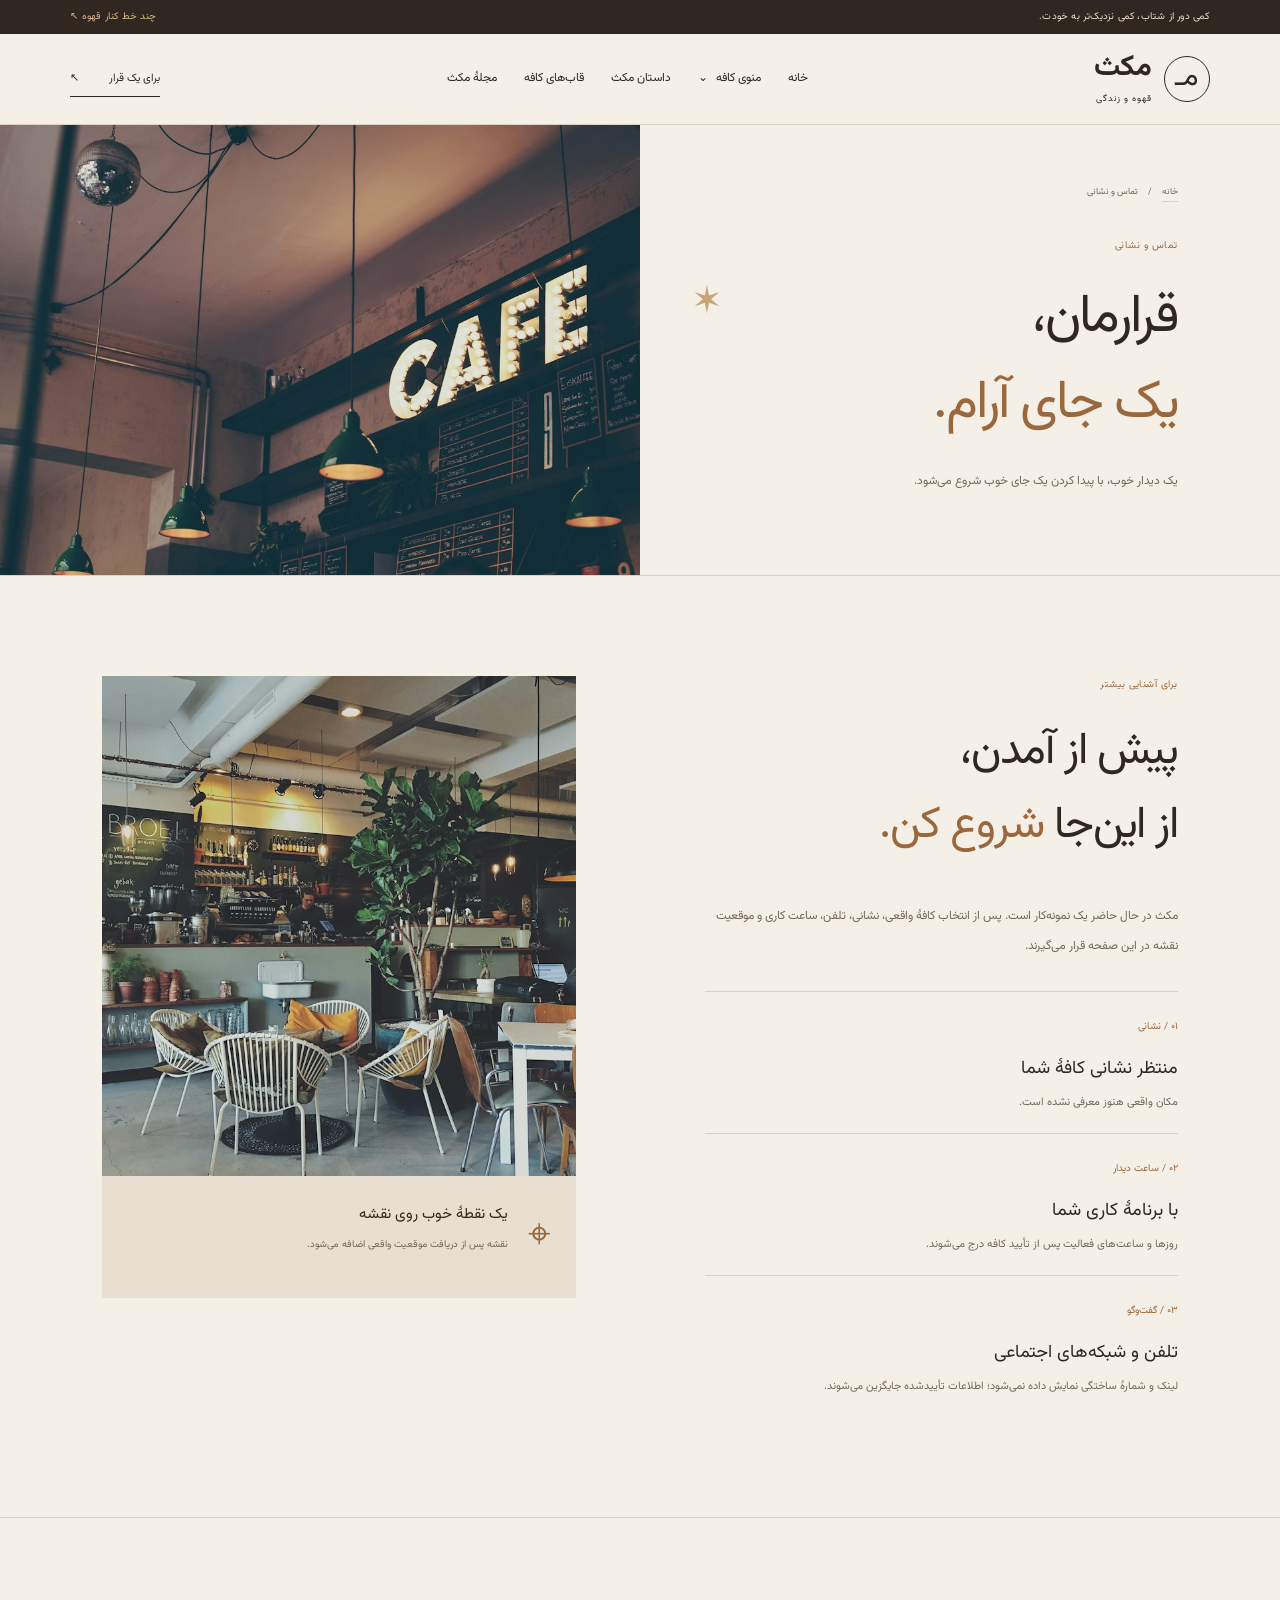
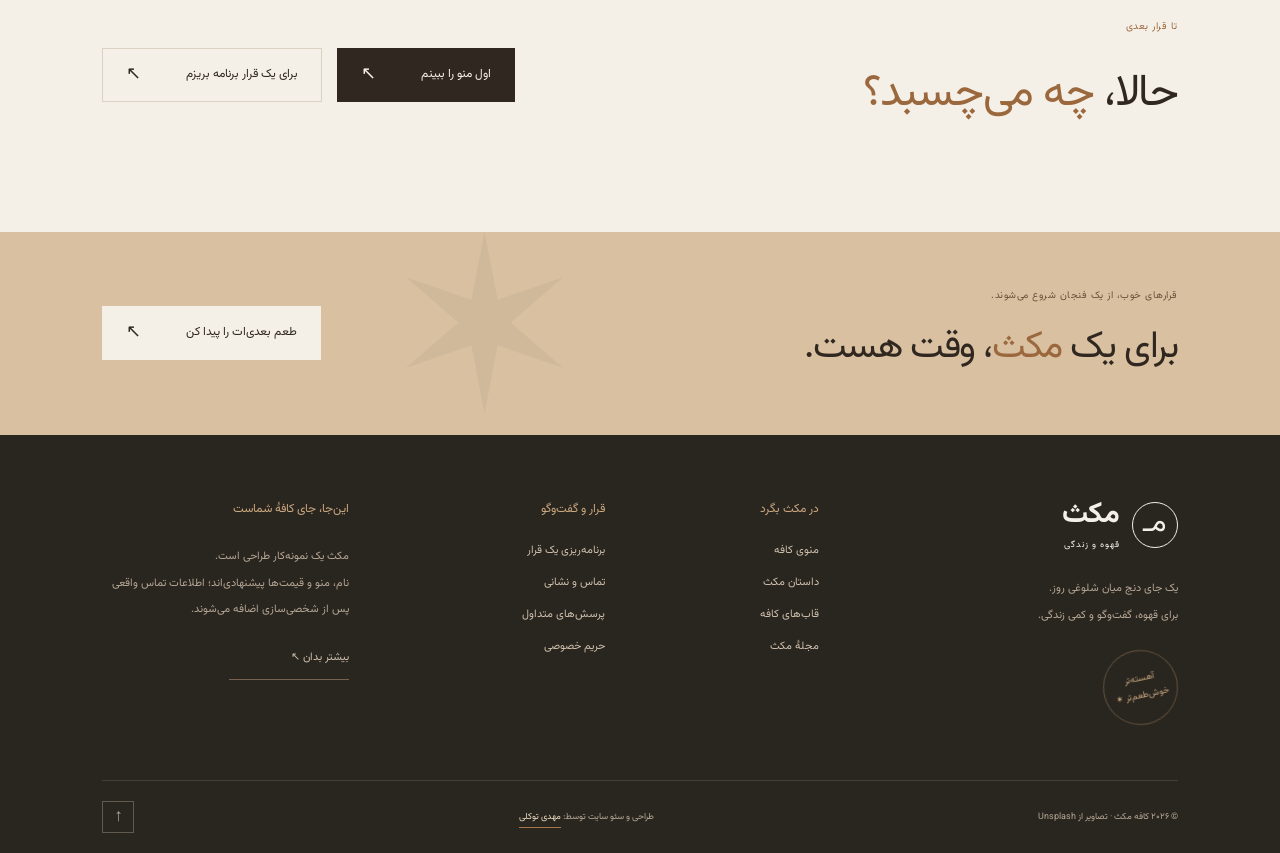
<file: contact.html>
<!doctype html><html lang="fa" dir="rtl"><head><meta charset="UTF-8"><meta name="viewport" content="width=device-width,initial-scale=1"><title>تماس و نشانی کافه | کافه مکث</title><meta name="description" content="اطلاعات تماس و موقعیت کافه مکث، وضعیت نمونه‌کار و راه‌های برنامه‌ریزی یک دیدار."><meta name="theme-color" content="#302820"><meta property="og:title" content="تماس و نشانی کافه | کافه مکث"><meta property="og:description" content="اطلاعات تماس و موقعیت کافه مکث، وضعیت نمونه‌کار و راه‌های برنامه‌ریزی یک دیدار."><meta property="og:type" content="website"><meta property="og:url" content="https://mahdi-1949.github.io/cafeshop/contact.html"><meta property="og:image" content="https://mahdi-1949.github.io/cafeshop/assets/images/hero.jpg"><meta name="twitter:card" content="summary_large_image"><link rel="canonical" href="https://mahdi-1949.github.io/cafeshop/contact.html"><link rel="icon" href="assets/favicon.svg" type="image/svg+xml"><link rel="preload" href="assets/font.ttf" as="font" type="font/ttf" crossorigin><link rel="stylesheet" href="assets/style.css"><script src="assets/app.js" defer></script></head><body id="top" data-page="contact.html"><a href="#main" class="skip">رفتن به محتوای اصلی</a><div class="topline"><span>کمی دور از شتاب، کمی نزدیک‌تر به خودت.</span><a href="journal.html">چند خط کنار قهوه ↖</a></div><header class="site-header"><div class="header-inner"><a class="brand" href="index.html" aria-label="کافه مکث؛ صفحه اصلی"><span class="brand-symbol" aria-hidden="true">مـ</span><span>مکث<small>قهوه و زندگی</small></span></a><nav id="navigation" aria-label="منوی اصلی"><a href="index.html">خانه</a><div class="mega-wrap"><button class="mega-toggle" aria-controls="mega-menu" aria-expanded="false">منوی کافه <span aria-hidden="true">⌄</span></button><div id="mega-menu" class="mega-menu" hidden><div class="mega-intro"><span class="eyebrow">به سلیقهٔ تو</span><h2>امروز چه<br>طعمی می‌چسبد؟</h2><a class="text-link" href="menu.html">دیدن تمام منو<span aria-hidden="true">↖</span></a></div><div class="mega-links"><a href="menu.html?category=coffee"><b>۰۱</b><span>قهوه‌های گرم<small>از اسپرسو تا قهوهٔ دمی</small></span>↖</a><a href="menu.html?category=cold"><b>۰۲</b><span>نوشیدنی‌های سرد<small>یک جرعه خنکی</small></span>↖</a><a href="menu.html?category=breakfast"><b>۰۳</b><span>صبحانه و میان‌وعده<small>برای شروع‌های آرام</small></span>↖</a><a href="menu.html?category=cake"><b>۰۴</b><span>کیک و شیرینی<small>همراه شیرین فنجانت</small></span>↖</a></div><a class="mega-photo" href="menu.html?category=coffee"><img src="assets/images/coffee-1.jpg" alt="لاته با طرح شیر" class="" loading="lazy" decoding="async"><span>یک لاته، یک مکث کوتاه ↖</span></a></div></div><a href="about.html">داستان مکث</a><a href="gallery.html">قاب‌های کافه</a><a href="journal.html">مجلهٔ مکث</a></nav><a class="header-cta" href="visit.html">برای یک قرار <span>↖</span></a><button class="nav-toggle" aria-controls="navigation" aria-expanded="false" aria-label="باز کردن منو"><span></span><span></span></button></div></header><main id="main"><section class="page-mast"><div class="mast-copy"><div class="breadcrumbs"><a href="index.html">خانه</a><span>/</span><span>تماس و نشانی</span></div><span class="eyebrow">تماس و نشانی</span><h1>قرارمان،<br><em>یک جای آرام.</em></h1><p>یک دیدار خوب، با پیدا کردن یک جای خوب شروع می‌شود.</p><span class="mast-star" aria-hidden="true">✶</span></div><div class="mast-photo"><img src="assets/images/interior.jpg" alt="تماس و نشانی" class="" loading="eager" decoding="async" fetchpriority="high"></div></section><section class="section contact-layout"><div class="contact-copy reveal"><span class="eyebrow">برای آشنایی بیشتر</span><h2>پیش از آمدن،<br>از این‌جا <em>شروع کن.</em></h2><p>مکث در حال حاضر یک نمونه‌کار است. پس از انتخاب کافهٔ واقعی، نشانی، تلفن، ساعت کاری و موقعیت نقشه در این صفحه قرار می‌گیرند.</p><div class="contact-detail"><span>۰۱ / نشانی</span><h3>منتظر نشانی کافهٔ شما</h3><p>مکان واقعی هنوز معرفی نشده است.</p></div><div class="contact-detail"><span>۰۲ / ساعت دیدار</span><h3>با برنامهٔ کاری شما</h3><p>روزها و ساعت‌های فعالیت پس از تأیید کافه درج می‌شوند.</p></div><div class="contact-detail"><span>۰۳ / گفت‌وگو</span><h3>تلفن و شبکه‌های اجتماعی</h3><p>لینک و شمارهٔ ساختگی نمایش داده نمی‌شود؛ اطلاعات تأییدشده جایگزین می‌شوند.</p></div></div><div class="contact-visual reveal"><img src="assets/images/space.jpg" alt="یک میز خالی کنار پنجرهٔ کافه" class="" loading="lazy" decoding="async"><div class="location-note"><span>⌖</span><div><h3>یک نقطهٔ خوب روی نقشه</h3><p>نقشه پس از دریافت موقعیت واقعی اضافه می‌شود.</p></div></div></div></section><section class="contact-next section"><div><span class="eyebrow">تا قرار بعدی</span><h2>حالا، <em>چه می‌چسبد؟</em></h2></div><div><a class="button dark" href="menu.html">اول منو را ببینم<span aria-hidden="true">↖</span></a><a class="button outline" href="visit.html">برای یک قرار برنامه بریزم<span aria-hidden="true">↖</span></a></div></section></main><section class="closing"><div><span class="eyebrow">قرارهای خوب، از یک فنجان شروع می‌شوند.</span><h2>برای یک <em>مکث</em>، وقت هست.</h2></div><a class="button cream" href="menu.html">طعم بعدی‌ات را پیدا کن<span aria-hidden="true">↖</span></a></section><footer class="site-footer"><div class="footer-grid"><div class="footer-brand"><a class="brand" href="index.html" aria-label="کافه مکث؛ صفحه اصلی"><span class="brand-symbol" aria-hidden="true">مـ</span><span>مکث<small>قهوه و زندگی</small></span></a><p>یک جای دنج میان شلوغی روز.<br>برای قهوه، گفت‌وگو و کمی زندگی.</p><span class="footer-seal" aria-hidden="true">آهسته‌تر<br>خوش‌طعم‌تر ✶</span></div><div><h2>در مکث بگرد</h2><a href="menu.html">منوی کافه</a><a href="about.html">داستان مکث</a><a href="gallery.html">قاب‌های کافه</a><a href="journal.html">مجلهٔ مکث</a></div><div><h2>قرار و گفت‌وگو</h2><a href="visit.html">برنامه‌ریزی یک قرار</a><a href="contact.html">تماس و نشانی</a><a href="faq.html">پرسش‌های متداول</a><a href="privacy.html">حریم خصوصی</a></div><div class="footer-note"><h2>این‌جا، جای کافهٔ شماست</h2><p>مکث یک نمونه‌کار طراحی است.<br>نام، منو و قیمت‌ها پیشنهادی‌اند؛ اطلاعات تماس واقعی پس از شخصی‌سازی اضافه می‌شوند.</p><a href="contact.html" class="text-link">بیشتر بدان ↖</a></div></div><div class="footer-bottom"><span>© <span data-year>۲۰۲۶</span> کافه مکث · تصاویر از Unsplash</span><p>طراحی و سئو سایت توسط: <a href="https://mahditavakoli.ir/" target="_blank" rel="noopener noreferrer">مهدی توکلی</a></p><a href="#top" class="back-top" aria-label="رفتن به بالای صفحه">↑</a></div></footer><dialog id="photo-dialog"><button class="close-dialog" aria-label="بستن تصویر">×</button><img alt=""><div class="dialog-bottom"><p></p><span id="photo-position"></span><div><button id="photo-prev" aria-label="تصویر قبلی">→</button><button id="photo-next" aria-label="تصویر بعدی">←</button></div></div></dialog><div id="toast" role="status"></div></body></html>
</file>
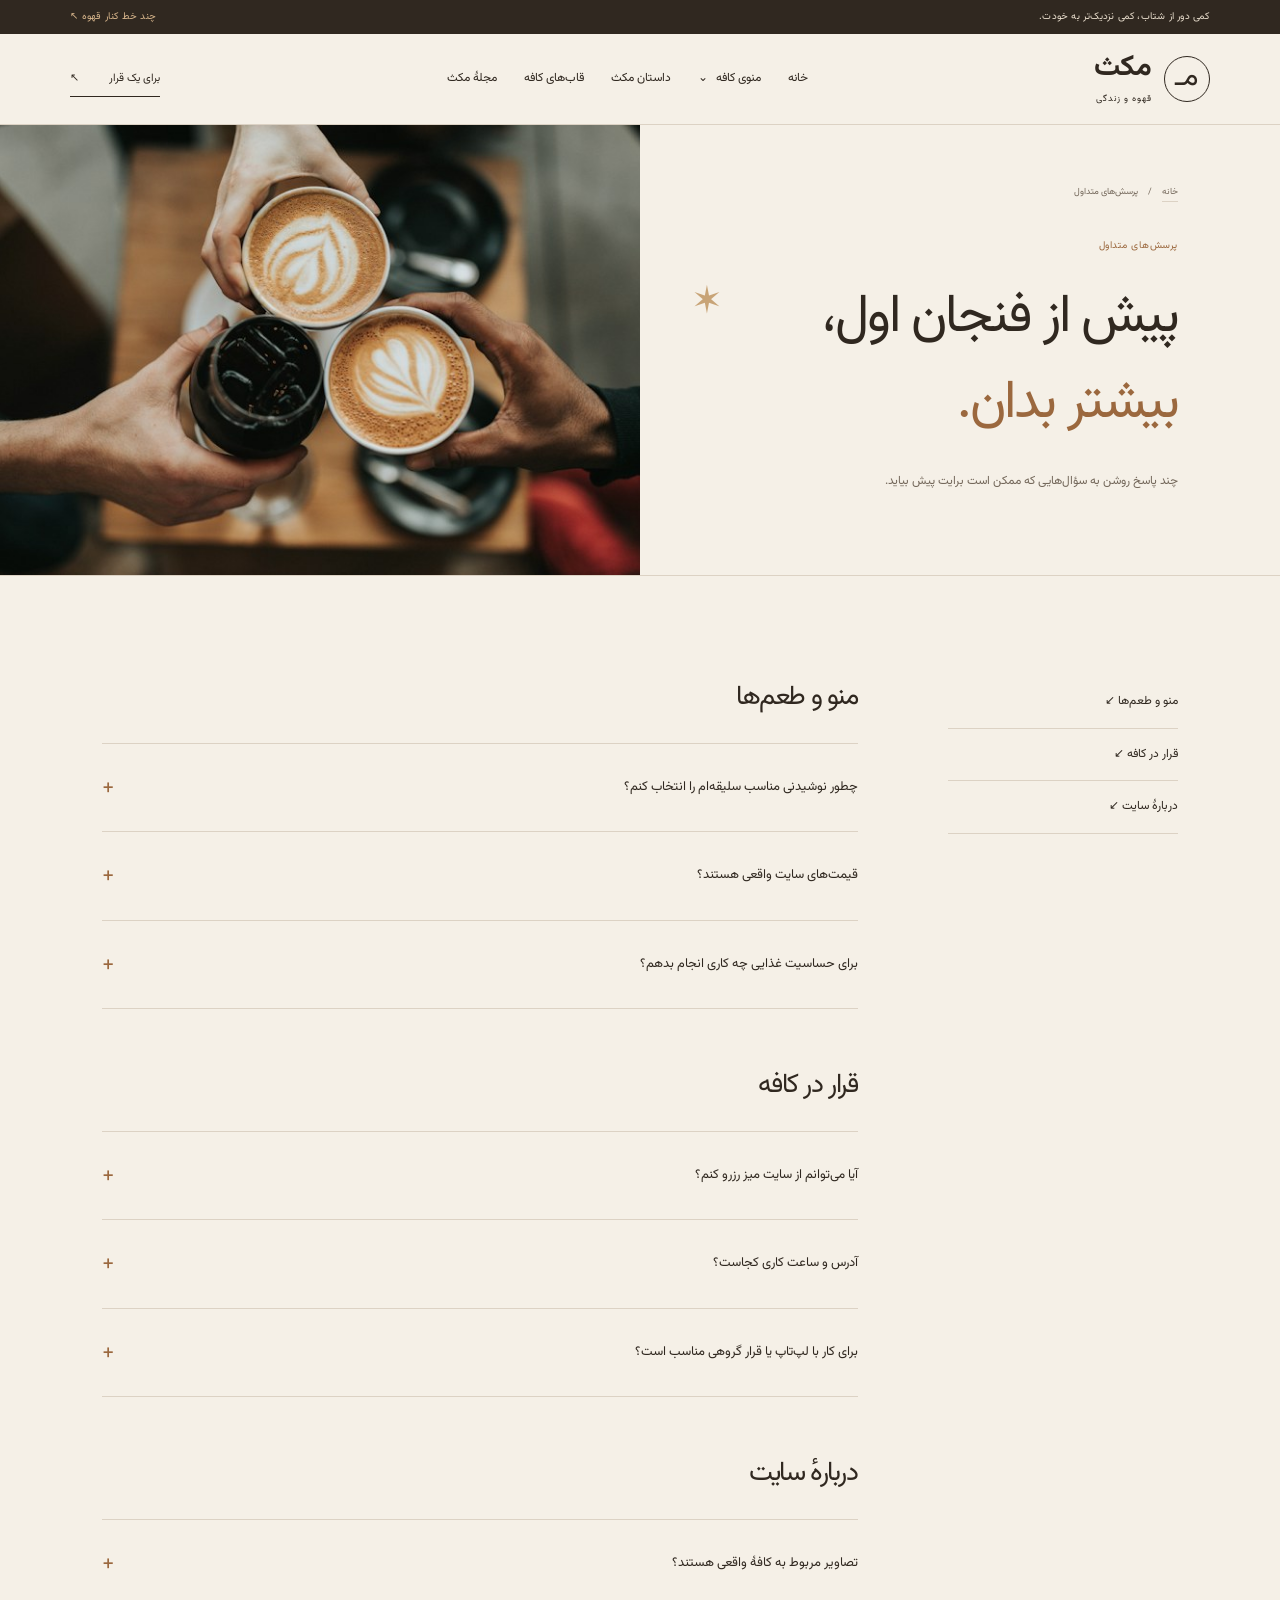
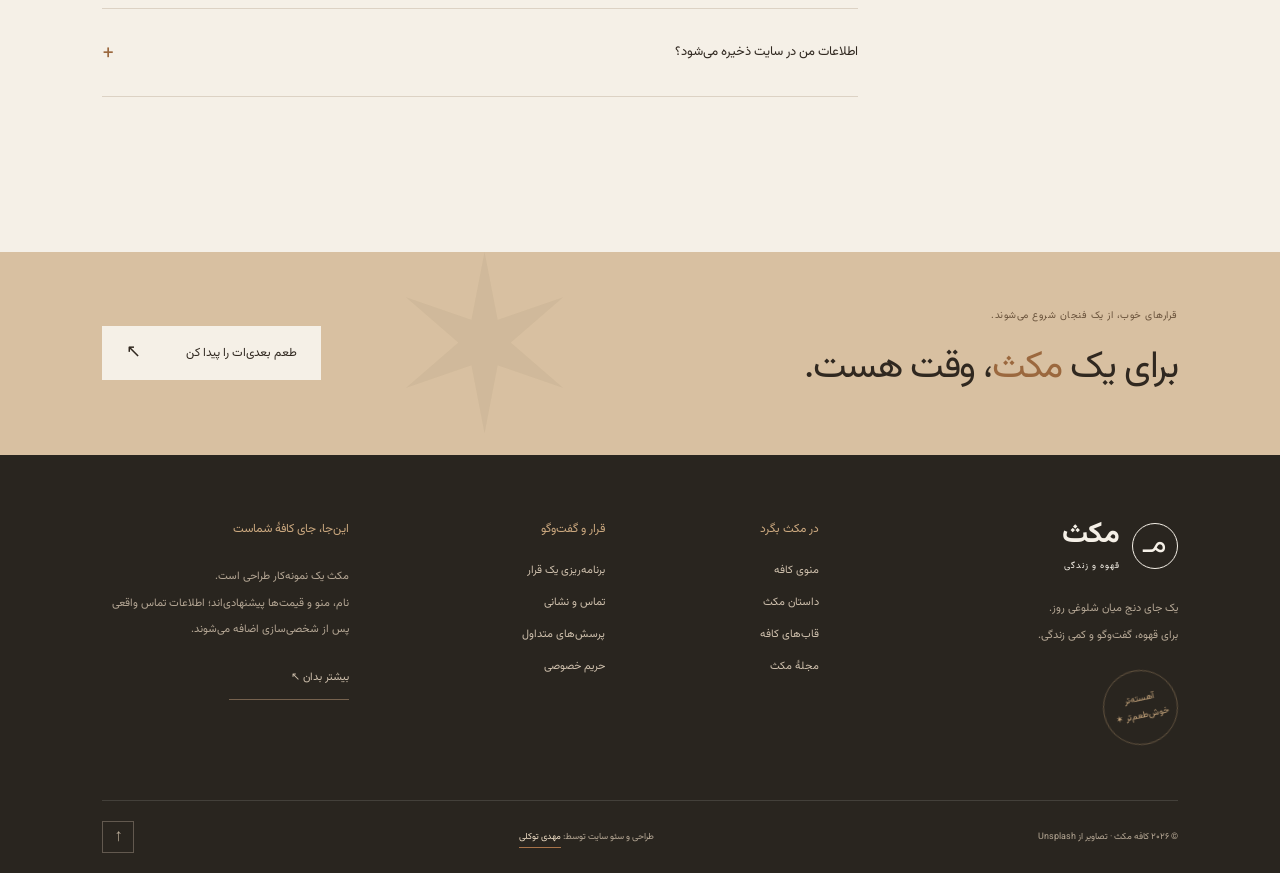
<file: faq.html>
<!doctype html><html lang="fa" dir="rtl"><head><meta charset="UTF-8"><meta name="viewport" content="width=device-width,initial-scale=1"><title>پرسش‌های متداول | کافه مکث</title><meta name="description" content="پاسخ پرسش‌های مربوط به منو، برنامه‌ریزی قرار، تصاویر و امکانات نمونه‌کار کافه مکث."><meta name="theme-color" content="#302820"><meta property="og:title" content="پرسش‌های متداول | کافه مکث"><meta property="og:description" content="پاسخ پرسش‌های مربوط به منو، برنامه‌ریزی قرار، تصاویر و امکانات نمونه‌کار کافه مکث."><meta property="og:type" content="website"><meta property="og:url" content="https://mahdi-1949.github.io/cafeshop/faq.html"><meta property="og:image" content="https://mahdi-1949.github.io/cafeshop/assets/images/hero.jpg"><meta name="twitter:card" content="summary_large_image"><link rel="canonical" href="https://mahdi-1949.github.io/cafeshop/faq.html"><link rel="icon" href="assets/favicon.svg" type="image/svg+xml"><link rel="preload" href="assets/font.ttf" as="font" type="font/ttf" crossorigin><link rel="stylesheet" href="assets/style.css"><script src="assets/app.js" defer></script></head><body id="top" data-page="faq.html"><a href="#main" class="skip">رفتن به محتوای اصلی</a><div class="topline"><span>کمی دور از شتاب، کمی نزدیک‌تر به خودت.</span><a href="journal.html">چند خط کنار قهوه ↖</a></div><header class="site-header"><div class="header-inner"><a class="brand" href="index.html" aria-label="کافه مکث؛ صفحه اصلی"><span class="brand-symbol" aria-hidden="true">مـ</span><span>مکث<small>قهوه و زندگی</small></span></a><nav id="navigation" aria-label="منوی اصلی"><a href="index.html">خانه</a><div class="mega-wrap"><button class="mega-toggle" aria-controls="mega-menu" aria-expanded="false">منوی کافه <span aria-hidden="true">⌄</span></button><div id="mega-menu" class="mega-menu" hidden><div class="mega-intro"><span class="eyebrow">به سلیقهٔ تو</span><h2>امروز چه<br>طعمی می‌چسبد؟</h2><a class="text-link" href="menu.html">دیدن تمام منو<span aria-hidden="true">↖</span></a></div><div class="mega-links"><a href="menu.html?category=coffee"><b>۰۱</b><span>قهوه‌های گرم<small>از اسپرسو تا قهوهٔ دمی</small></span>↖</a><a href="menu.html?category=cold"><b>۰۲</b><span>نوشیدنی‌های سرد<small>یک جرعه خنکی</small></span>↖</a><a href="menu.html?category=breakfast"><b>۰۳</b><span>صبحانه و میان‌وعده<small>برای شروع‌های آرام</small></span>↖</a><a href="menu.html?category=cake"><b>۰۴</b><span>کیک و شیرینی<small>همراه شیرین فنجانت</small></span>↖</a></div><a class="mega-photo" href="menu.html?category=coffee"><img src="assets/images/coffee-1.jpg" alt="لاته با طرح شیر" class="" loading="lazy" decoding="async"><span>یک لاته، یک مکث کوتاه ↖</span></a></div></div><a href="about.html">داستان مکث</a><a href="gallery.html">قاب‌های کافه</a><a href="journal.html">مجلهٔ مکث</a></nav><a class="header-cta" href="visit.html">برای یک قرار <span>↖</span></a><button class="nav-toggle" aria-controls="navigation" aria-expanded="false" aria-label="باز کردن منو"><span></span><span></span></button></div></header><main id="main"><section class="page-mast"><div class="mast-copy"><div class="breadcrumbs"><a href="index.html">خانه</a><span>/</span><span>پرسش‌های متداول</span></div><span class="eyebrow">پرسش‌های متداول</span><h1>پیش از فنجان اول،<br><em>بیشتر بدان.</em></h1><p>چند پاسخ روشن به سؤال‌هایی که ممکن است برایت پیش بیاید.</p><span class="mast-star" aria-hidden="true">✶</span></div><div class="mast-photo"><img src="assets/images/coffee-3.jpg" alt="پرسش‌های متداول" class="" loading="eager" decoding="async" fetchpriority="high"></div></section><section class="section faq-layout"><aside class="faq-nav"><a href="#menu-questions">منو و طعم‌ها ↙</a><a href="#visit-questions">قرار در کافه ↙</a><a href="#site-questions">دربارهٔ سایت ↙</a></aside><div><section class="faq-group" id="menu-questions"><h2>منو و طعم‌ها</h2><details class="faq-item reveal"><summary><span>چطور نوشیدنی مناسب سلیقه‌ام را انتخاب کنم؟</span><b aria-hidden="true">+</b></summary><p>اگر نوشیدنی با شیر دوست داری، لاته یا کاپوچینو را ببین. برای قهوهٔ بدون شیر، اسپرسو و قهوهٔ دمی نقطهٔ شروع خوبی هستند. در صفحهٔ منو روی هر آیتم بزن تا توضیحاتش را ببینی.</p></details><details class="faq-item reveal"><summary><span>قیمت‌های سایت واقعی هستند؟</span><b aria-hidden="true">+</b></summary><p>خیر. این نسخه یک نمونه‌کار است و نام کافه، قیمت‌ها و ترکیب آیتم‌ها برای نمایش طراحی پیشنهاد شده‌اند. پیش از استفادهٔ واقعی، منو باید توسط صاحب کافه تأیید و به‌روزرسانی شود.</p></details><details class="faq-item reveal"><summary><span>برای حساسیت غذایی چه کاری انجام بدهم؟</span><b aria-hidden="true">+</b></summary><p>کیک‌ها، شیرینی‌ها و نوشیدنی‌ها ممکن است حاوی شیر، تخم‌مرغ، گلوتن یا مغزها باشند. اطلاعات نمونهٔ سایت جای تأیید کافه را نمی‌گیرد؛ پیش از سفارش، مواد و احتمال تماس متقاطع را با کارکنان بررسی کن.</p></details></section><section class="faq-group" id="visit-questions"><h2>قرار در کافه</h2><details class="faq-item reveal"><summary><span>آیا می‌توانم از سایت میز رزرو کنم؟</span><b aria-hidden="true">+</b></summary><p>در این نسخه رزرو آنلاین فعال نیست. صفحهٔ «برای یک قرار» فقط یک خلاصهٔ شخصی از برنامهٔ دیدارت می‌سازد. هیچ درخواستی برای کافه ارسال نمی‌شود و میزی تأیید یا نگه داشته نخواهد شد.</p></details><details class="faq-item reveal"><summary><span>آدرس و ساعت کاری کجاست؟</span><b aria-hidden="true">+</b></summary><p>این سایت برای یک کافهٔ واقعی با نشانی مشخص ساخته نشده است. محل، ساعت کاری و اطلاعات تماس واقعی در زمان شخصی‌سازی در صفحهٔ تماس اضافه می‌شوند.</p></details><details class="faq-item reveal"><summary><span>برای کار با لپ‌تاپ یا قرار گروهی مناسب است؟</span><b aria-hidden="true">+</b></summary><p>در این نمونه، امکاناتی مثل وای‌فای، پریز، ظرفیت گروه و قوانین استفاده تأیید نشده‌اند. بعد از مشخص شدن کافه، شرایط واقعی در این بخش درج می‌شود.</p></details></section><section class="faq-group" id="site-questions"><h2>دربارهٔ سایت</h2><details class="faq-item reveal"><summary><span>تصاویر مربوط به کافهٔ واقعی هستند؟</span><b aria-hidden="true">+</b></summary><p>تصاویر از Unsplash برای نشان دادن فضای بصری پیشنهادی انتخاب شده‌اند و به مکان یا محصولات یک کافهٔ مشخص اشاره ندارند.</p></details><details class="faq-item reveal"><summary><span>اطلاعات من در سایت ذخیره می‌شود؟</span><b aria-hidden="true">+</b></summary><p>این نسخه حساب کاربری، پرداخت و فرم ارسال اطلاعات ندارد. جست‌وجو و برنامه‌ریزی قرار در مرورگر انجام می‌شوند و به صاحب کافه ارسال نمی‌شوند. جزئیات بیشتر را در صفحهٔ حریم خصوصی ببین.</p></details></section></div></section></main><section class="closing"><div><span class="eyebrow">قرارهای خوب، از یک فنجان شروع می‌شوند.</span><h2>برای یک <em>مکث</em>، وقت هست.</h2></div><a class="button cream" href="menu.html">طعم بعدی‌ات را پیدا کن<span aria-hidden="true">↖</span></a></section><footer class="site-footer"><div class="footer-grid"><div class="footer-brand"><a class="brand" href="index.html" aria-label="کافه مکث؛ صفحه اصلی"><span class="brand-symbol" aria-hidden="true">مـ</span><span>مکث<small>قهوه و زندگی</small></span></a><p>یک جای دنج میان شلوغی روز.<br>برای قهوه، گفت‌وگو و کمی زندگی.</p><span class="footer-seal" aria-hidden="true">آهسته‌تر<br>خوش‌طعم‌تر ✶</span></div><div><h2>در مکث بگرد</h2><a href="menu.html">منوی کافه</a><a href="about.html">داستان مکث</a><a href="gallery.html">قاب‌های کافه</a><a href="journal.html">مجلهٔ مکث</a></div><div><h2>قرار و گفت‌وگو</h2><a href="visit.html">برنامه‌ریزی یک قرار</a><a href="contact.html">تماس و نشانی</a><a href="faq.html">پرسش‌های متداول</a><a href="privacy.html">حریم خصوصی</a></div><div class="footer-note"><h2>این‌جا، جای کافهٔ شماست</h2><p>مکث یک نمونه‌کار طراحی است.<br>نام، منو و قیمت‌ها پیشنهادی‌اند؛ اطلاعات تماس واقعی پس از شخصی‌سازی اضافه می‌شوند.</p><a href="contact.html" class="text-link">بیشتر بدان ↖</a></div></div><div class="footer-bottom"><span>© <span data-year>۲۰۲۶</span> کافه مکث · تصاویر از Unsplash</span><p>طراحی و سئو سایت توسط: <a href="https://mahditavakoli.ir/" target="_blank" rel="noopener noreferrer">مهدی توکلی</a></p><a href="#top" class="back-top" aria-label="رفتن به بالای صفحه">↑</a></div></footer><dialog id="photo-dialog"><button class="close-dialog" aria-label="بستن تصویر">×</button><img alt=""><div class="dialog-bottom"><p></p><span id="photo-position"></span><div><button id="photo-prev" aria-label="تصویر قبلی">→</button><button id="photo-next" aria-label="تصویر بعدی">←</button></div></div></dialog><div id="toast" role="status"></div></body></html>
</file>
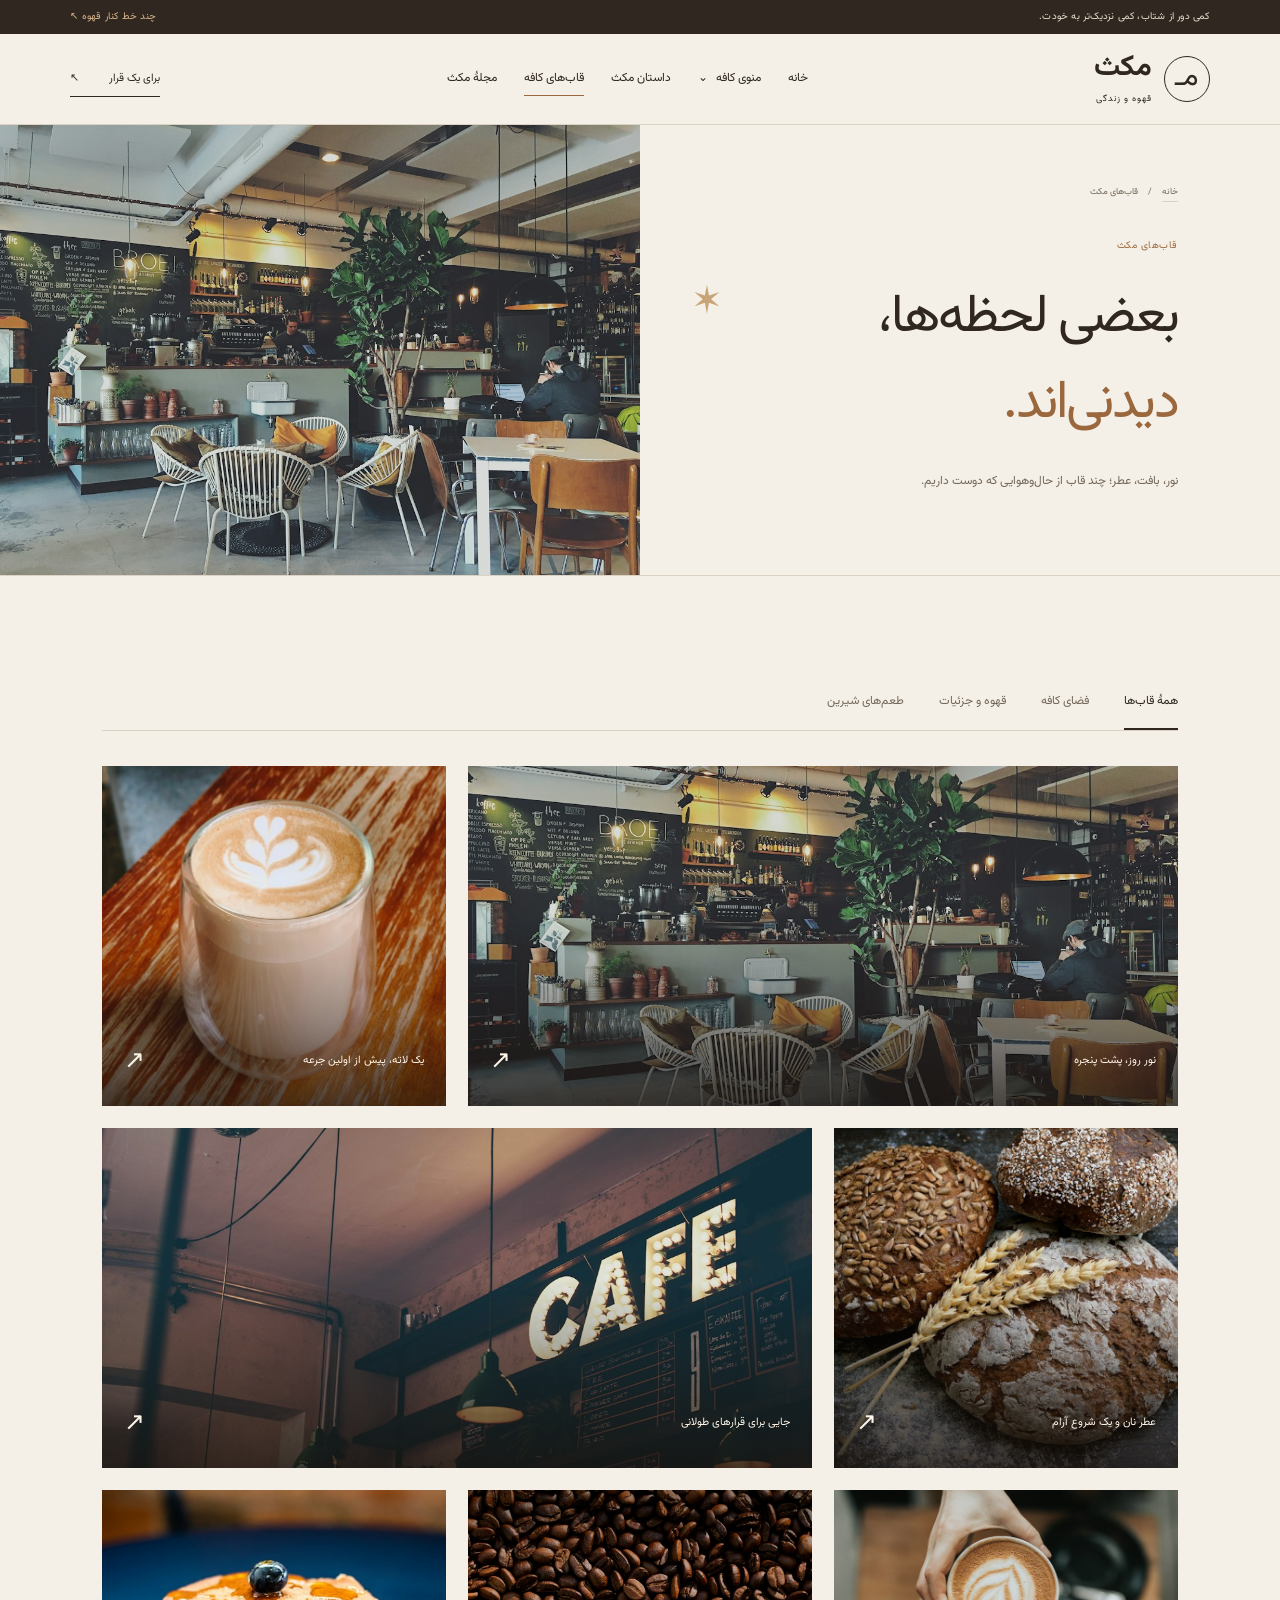
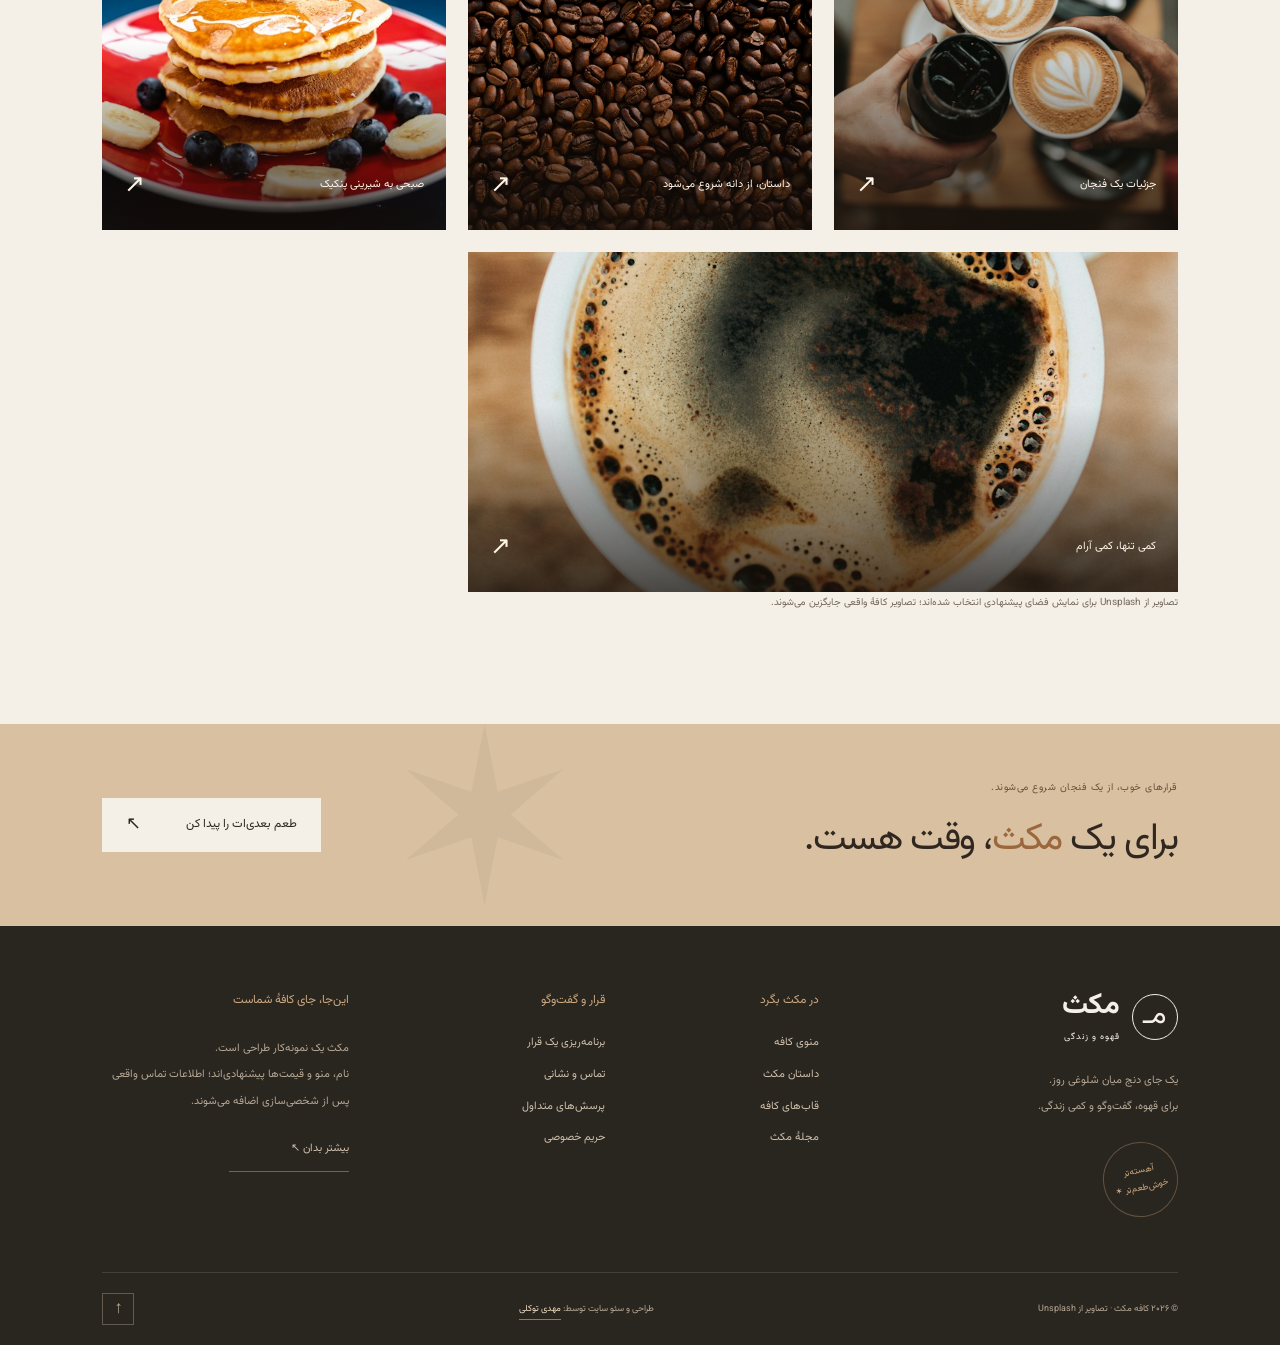
<file: gallery.html>
<!doctype html><html lang="fa" dir="rtl"><head><meta charset="UTF-8"><meta name="viewport" content="width=device-width,initial-scale=1"><title>گالری و حال‌وهوای کافه | کافه مکث</title><meta name="description" content="قاب‌هایی از فضای کافه، قهوه، صبحانه و شیرینی؛ گالری تصویری مکث."><meta name="theme-color" content="#302820"><meta property="og:title" content="گالری و حال‌وهوای کافه | کافه مکث"><meta property="og:description" content="قاب‌هایی از فضای کافه، قهوه، صبحانه و شیرینی؛ گالری تصویری مکث."><meta property="og:type" content="website"><meta property="og:url" content="https://mahdi-1949.github.io/cafeshop/gallery.html"><meta property="og:image" content="https://mahdi-1949.github.io/cafeshop/assets/images/hero.jpg"><meta name="twitter:card" content="summary_large_image"><link rel="canonical" href="https://mahdi-1949.github.io/cafeshop/gallery.html"><link rel="icon" href="assets/favicon.svg" type="image/svg+xml"><link rel="preload" href="assets/font.ttf" as="font" type="font/ttf" crossorigin><link rel="stylesheet" href="assets/style.css"><script src="assets/app.js" defer></script></head><body id="top" data-page="gallery.html"><a href="#main" class="skip">رفتن به محتوای اصلی</a><div class="topline"><span>کمی دور از شتاب، کمی نزدیک‌تر به خودت.</span><a href="journal.html">چند خط کنار قهوه ↖</a></div><header class="site-header"><div class="header-inner"><a class="brand" href="index.html" aria-label="کافه مکث؛ صفحه اصلی"><span class="brand-symbol" aria-hidden="true">مـ</span><span>مکث<small>قهوه و زندگی</small></span></a><nav id="navigation" aria-label="منوی اصلی"><a href="index.html">خانه</a><div class="mega-wrap"><button class="mega-toggle" aria-controls="mega-menu" aria-expanded="false">منوی کافه <span aria-hidden="true">⌄</span></button><div id="mega-menu" class="mega-menu" hidden><div class="mega-intro"><span class="eyebrow">به سلیقهٔ تو</span><h2>امروز چه<br>طعمی می‌چسبد؟</h2><a class="text-link" href="menu.html">دیدن تمام منو<span aria-hidden="true">↖</span></a></div><div class="mega-links"><a href="menu.html?category=coffee"><b>۰۱</b><span>قهوه‌های گرم<small>از اسپرسو تا قهوهٔ دمی</small></span>↖</a><a href="menu.html?category=cold"><b>۰۲</b><span>نوشیدنی‌های سرد<small>یک جرعه خنکی</small></span>↖</a><a href="menu.html?category=breakfast"><b>۰۳</b><span>صبحانه و میان‌وعده<small>برای شروع‌های آرام</small></span>↖</a><a href="menu.html?category=cake"><b>۰۴</b><span>کیک و شیرینی<small>همراه شیرین فنجانت</small></span>↖</a></div><a class="mega-photo" href="menu.html?category=coffee"><img src="assets/images/coffee-1.jpg" alt="لاته با طرح شیر" class="" loading="lazy" decoding="async"><span>یک لاته، یک مکث کوتاه ↖</span></a></div></div><a href="about.html">داستان مکث</a><a href="gallery.html" aria-current="page">قاب‌های کافه</a><a href="journal.html">مجلهٔ مکث</a></nav><a class="header-cta" href="visit.html">برای یک قرار <span>↖</span></a><button class="nav-toggle" aria-controls="navigation" aria-expanded="false" aria-label="باز کردن منو"><span></span><span></span></button></div></header><main id="main"><section class="page-mast"><div class="mast-copy"><div class="breadcrumbs"><a href="index.html">خانه</a><span>/</span><span>قاب‌های مکث</span></div><span class="eyebrow">قاب‌های مکث</span><h1>بعضی لحظه‌ها،<br><em>دیدنی‌اند.</em></h1><p>نور، بافت، عطر؛ چند قاب از حال‌وهوایی که دوست داریم.</p><span class="mast-star" aria-hidden="true">✶</span></div><div class="mast-photo"><img src="assets/images/space.jpg" alt="قاب‌های مکث" class="" loading="eager" decoding="async" fetchpriority="high"></div></section><section class="section"><div class="filter-tabs" role="group" aria-label="فیلتر گالری"><button class="active" data-filter="all" aria-pressed="true">همهٔ قاب‌ها</button><button data-filter="space" aria-pressed="false">فضای کافه</button><button data-filter="coffee" aria-pressed="false">قهوه و جزئیات</button><button data-filter="food" aria-pressed="false">طعم‌های شیرین</button></div><p class="sr-only" id="gallery-result" role="status"></p><div class="gallery-mosaic"><button class="gallery-item wide reveal" data-gallery="space" data-caption="نور روز، پشت پنجره"><img src="assets/images/space.jpg" alt="نور روز، پشت پنجره" class="" loading="lazy" decoding="async"><span>نور روز، پشت پنجره<b aria-hidden="true">↗</b></span></button><button class="gallery-item  reveal" data-gallery="coffee" data-caption="یک لاته، پیش از اولین جرعه"><img src="assets/images/coffee-1.jpg" alt="یک لاته، پیش از اولین جرعه" class="" loading="lazy" decoding="async"><span>یک لاته، پیش از اولین جرعه<b aria-hidden="true">↗</b></span></button><button class="gallery-item  reveal" data-gallery="food" data-caption="عطر نان و یک شروع آرام"><img src="assets/images/bread.jpg" alt="عطر نان و یک شروع آرام" class="" loading="lazy" decoding="async"><span>عطر نان و یک شروع آرام<b aria-hidden="true">↗</b></span></button><button class="gallery-item wide reveal" data-gallery="space" data-caption="جایی برای قرارهای طولانی"><img src="assets/images/interior.jpg" alt="جایی برای قرارهای طولانی" class="" loading="lazy" decoding="async"><span>جایی برای قرارهای طولانی<b aria-hidden="true">↗</b></span></button><button class="gallery-item  reveal" data-gallery="coffee" data-caption="جزئیات یک فنجان"><img src="assets/images/brew.jpg" alt="جزئیات یک فنجان" class="" loading="lazy" decoding="async"><span>جزئیات یک فنجان<b aria-hidden="true">↗</b></span></button><button class="gallery-item  reveal" data-gallery="coffee" data-caption="داستان، از دانه شروع می‌شود"><img src="assets/images/beans.jpg" alt="داستان، از دانه شروع می‌شود" class="" loading="lazy" decoding="async"><span>داستان، از دانه شروع می‌شود<b aria-hidden="true">↗</b></span></button><button class="gallery-item  reveal" data-gallery="food" data-caption="صبحی به شیرینی پنکیک"><img src="assets/images/breakfast-2.jpg" alt="صبحی به شیرینی پنکیک" class="" loading="lazy" decoding="async"><span>صبحی به شیرینی پنکیک<b aria-hidden="true">↗</b></span></button><button class="gallery-item wide reveal" data-gallery="coffee" data-caption="کمی تنها، کمی آرام"><img src="assets/images/cup.jpg" alt="کمی تنها، کمی آرام" class="" loading="lazy" decoding="async"><span>کمی تنها، کمی آرام<b aria-hidden="true">↗</b></span></button></div><p class="fine-print">تصاویر از Unsplash برای نمایش فضای پیشنهادی انتخاب شده‌اند؛ تصاویر کافهٔ واقعی جایگزین می‌شوند.</p></section></main><section class="closing"><div><span class="eyebrow">قرارهای خوب، از یک فنجان شروع می‌شوند.</span><h2>برای یک <em>مکث</em>، وقت هست.</h2></div><a class="button cream" href="menu.html">طعم بعدی‌ات را پیدا کن<span aria-hidden="true">↖</span></a></section><footer class="site-footer"><div class="footer-grid"><div class="footer-brand"><a class="brand" href="index.html" aria-label="کافه مکث؛ صفحه اصلی"><span class="brand-symbol" aria-hidden="true">مـ</span><span>مکث<small>قهوه و زندگی</small></span></a><p>یک جای دنج میان شلوغی روز.<br>برای قهوه، گفت‌وگو و کمی زندگی.</p><span class="footer-seal" aria-hidden="true">آهسته‌تر<br>خوش‌طعم‌تر ✶</span></div><div><h2>در مکث بگرد</h2><a href="menu.html">منوی کافه</a><a href="about.html">داستان مکث</a><a href="gallery.html">قاب‌های کافه</a><a href="journal.html">مجلهٔ مکث</a></div><div><h2>قرار و گفت‌وگو</h2><a href="visit.html">برنامه‌ریزی یک قرار</a><a href="contact.html">تماس و نشانی</a><a href="faq.html">پرسش‌های متداول</a><a href="privacy.html">حریم خصوصی</a></div><div class="footer-note"><h2>این‌جا، جای کافهٔ شماست</h2><p>مکث یک نمونه‌کار طراحی است.<br>نام، منو و قیمت‌ها پیشنهادی‌اند؛ اطلاعات تماس واقعی پس از شخصی‌سازی اضافه می‌شوند.</p><a href="contact.html" class="text-link">بیشتر بدان ↖</a></div></div><div class="footer-bottom"><span>© <span data-year>۲۰۲۶</span> کافه مکث · تصاویر از Unsplash</span><p>طراحی و سئو سایت توسط: <a href="https://mahditavakoli.ir/" target="_blank" rel="noopener noreferrer">مهدی توکلی</a></p><a href="#top" class="back-top" aria-label="رفتن به بالای صفحه">↑</a></div></footer><dialog id="photo-dialog"><button class="close-dialog" aria-label="بستن تصویر">×</button><img alt=""><div class="dialog-bottom"><p></p><span id="photo-position"></span><div><button id="photo-prev" aria-label="تصویر قبلی">→</button><button id="photo-next" aria-label="تصویر بعدی">←</button></div></div></dialog><div id="toast" role="status"></div></body></html>
</file>
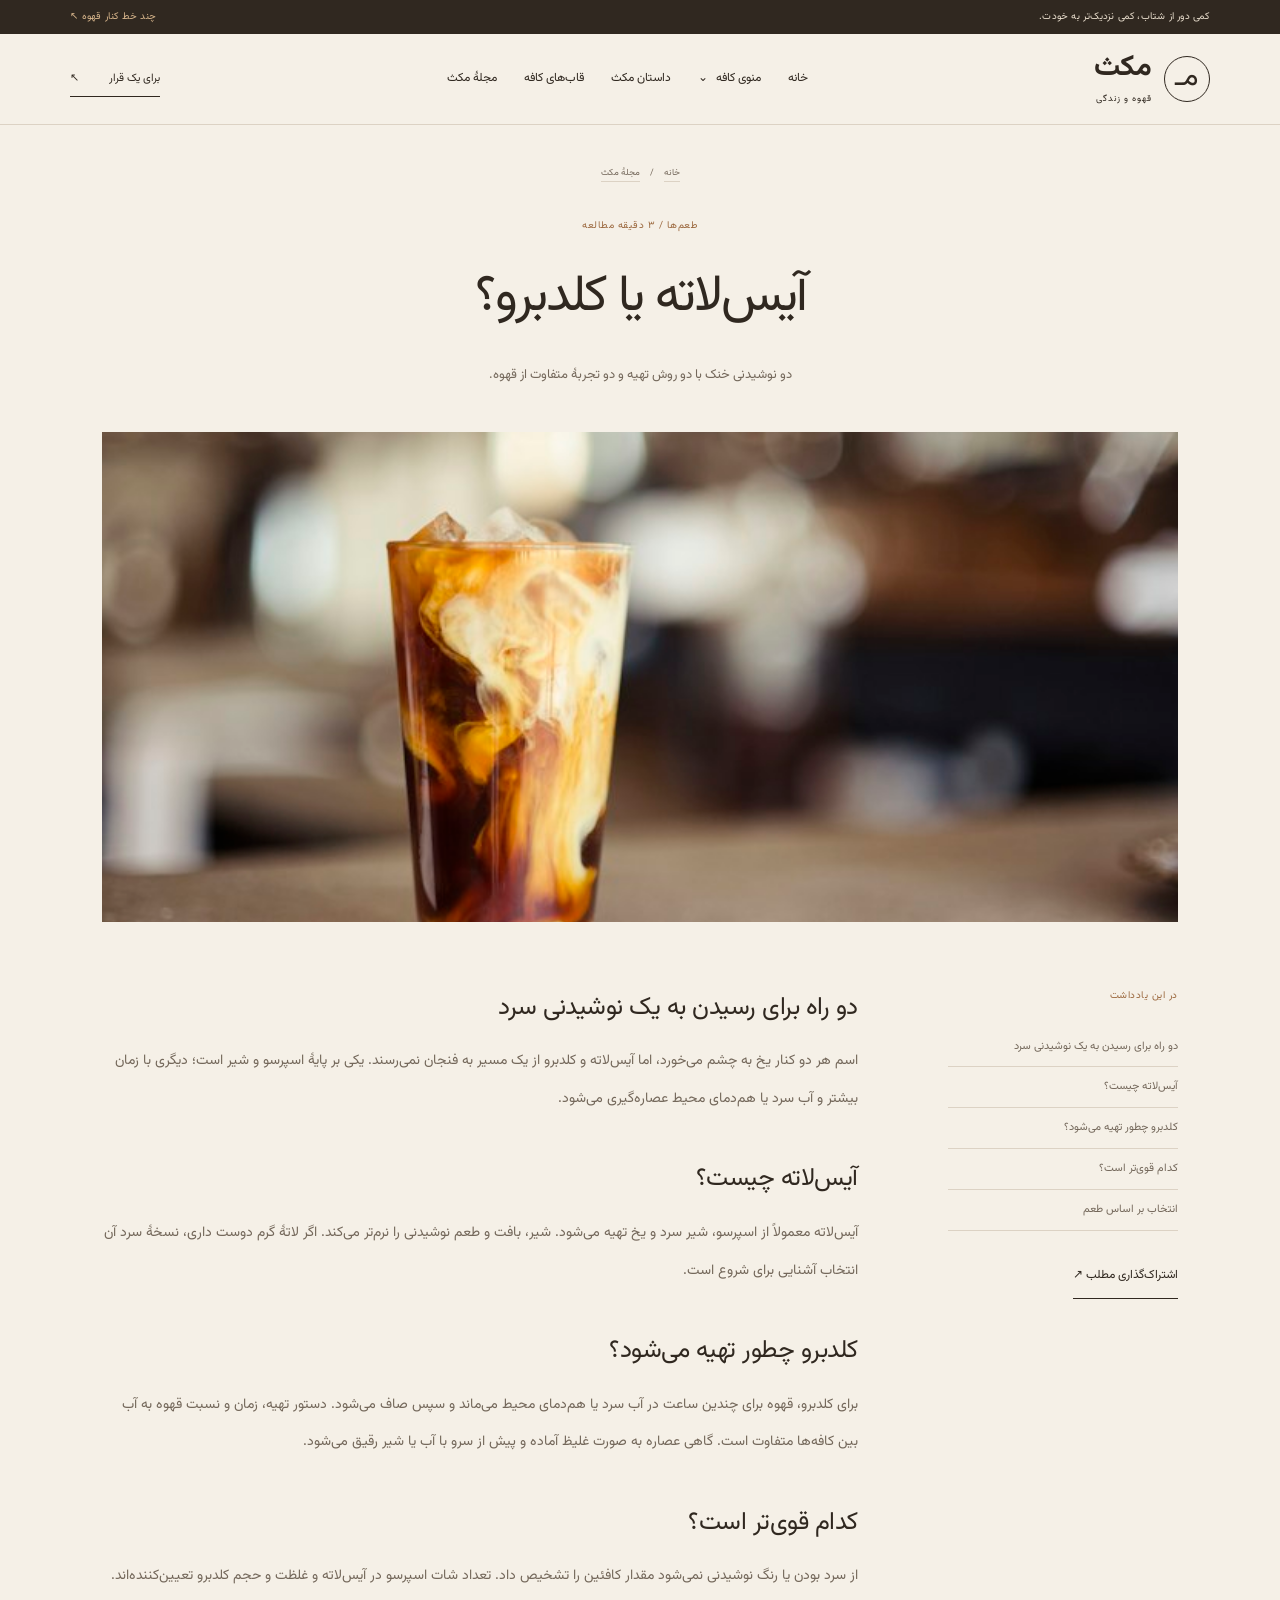
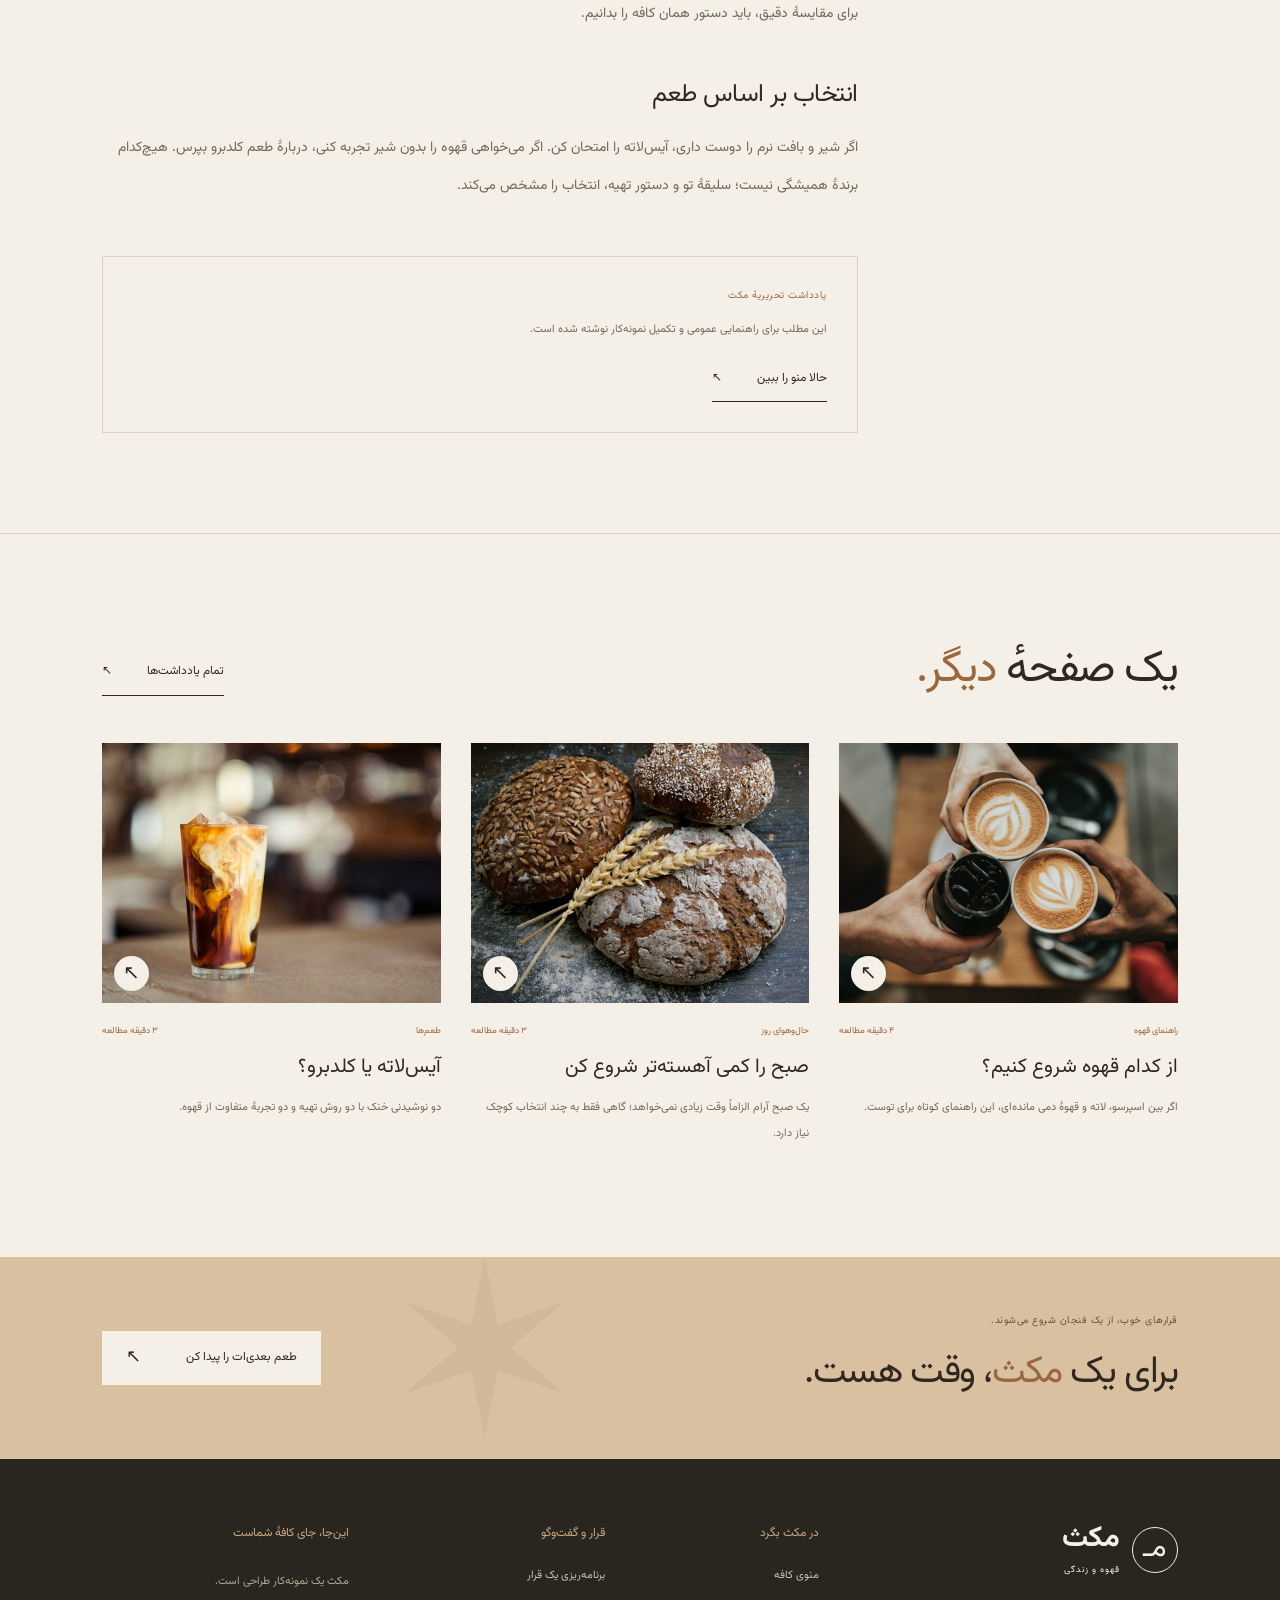
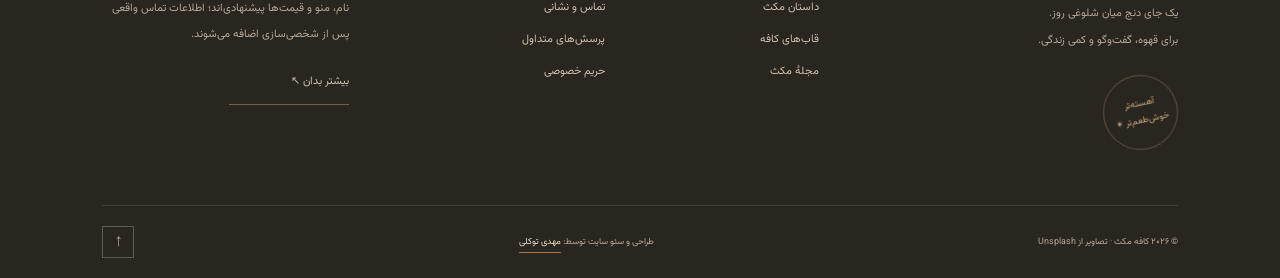
<file: iced-coffee.html>
<!doctype html><html lang="fa" dir="rtl"><head><meta charset="UTF-8"><meta name="viewport" content="width=device-width,initial-scale=1"><title>آیس‌لاته یا کلدبرو؟ | کافه مکث</title><meta name="description" content="دو نوشیدنی خنک با دو روش تهیه و دو تجربهٔ متفاوت از قهوه."><meta name="theme-color" content="#302820"><meta property="og:title" content="آیس‌لاته یا کلدبرو؟ | کافه مکث"><meta property="og:description" content="دو نوشیدنی خنک با دو روش تهیه و دو تجربهٔ متفاوت از قهوه."><meta property="og:type" content="website"><meta property="og:url" content="https://mahdi-1949.github.io/cafeshop/iced-coffee.html"><meta property="og:image" content="https://mahdi-1949.github.io/cafeshop/assets/images/hero.jpg"><meta name="twitter:card" content="summary_large_image"><link rel="canonical" href="https://mahdi-1949.github.io/cafeshop/iced-coffee.html"><link rel="icon" href="assets/favicon.svg" type="image/svg+xml"><link rel="preload" href="assets/font.ttf" as="font" type="font/ttf" crossorigin><link rel="stylesheet" href="assets/style.css"><script src="assets/app.js" defer></script></head><body id="top" data-page="iced-coffee.html"><a href="#main" class="skip">رفتن به محتوای اصلی</a><div class="topline"><span>کمی دور از شتاب، کمی نزدیک‌تر به خودت.</span><a href="journal.html">چند خط کنار قهوه ↖</a></div><header class="site-header"><div class="header-inner"><a class="brand" href="index.html" aria-label="کافه مکث؛ صفحه اصلی"><span class="brand-symbol" aria-hidden="true">مـ</span><span>مکث<small>قهوه و زندگی</small></span></a><nav id="navigation" aria-label="منوی اصلی"><a href="index.html">خانه</a><div class="mega-wrap"><button class="mega-toggle" aria-controls="mega-menu" aria-expanded="false">منوی کافه <span aria-hidden="true">⌄</span></button><div id="mega-menu" class="mega-menu" hidden><div class="mega-intro"><span class="eyebrow">به سلیقهٔ تو</span><h2>امروز چه<br>طعمی می‌چسبد؟</h2><a class="text-link" href="menu.html">دیدن تمام منو<span aria-hidden="true">↖</span></a></div><div class="mega-links"><a href="menu.html?category=coffee"><b>۰۱</b><span>قهوه‌های گرم<small>از اسپرسو تا قهوهٔ دمی</small></span>↖</a><a href="menu.html?category=cold"><b>۰۲</b><span>نوشیدنی‌های سرد<small>یک جرعه خنکی</small></span>↖</a><a href="menu.html?category=breakfast"><b>۰۳</b><span>صبحانه و میان‌وعده<small>برای شروع‌های آرام</small></span>↖</a><a href="menu.html?category=cake"><b>۰۴</b><span>کیک و شیرینی<small>همراه شیرین فنجانت</small></span>↖</a></div><a class="mega-photo" href="menu.html?category=coffee"><img src="assets/images/coffee-1.jpg" alt="لاته با طرح شیر" class="" loading="lazy" decoding="async"><span>یک لاته، یک مکث کوتاه ↖</span></a></div></div><a href="about.html">داستان مکث</a><a href="gallery.html">قاب‌های کافه</a><a href="journal.html">مجلهٔ مکث</a></nav><a class="header-cta" href="visit.html">برای یک قرار <span>↖</span></a><button class="nav-toggle" aria-controls="navigation" aria-expanded="false" aria-label="باز کردن منو"><span></span><span></span></button></div></header><main id="main"><section class="article-hero section"><div class="breadcrumbs"><a href="index.html">خانه</a><span>/</span><a href="journal.html">مجلهٔ مکث</a></div><span class="eyebrow">طعم‌ها / ۳ دقیقه مطالعه</span><h1>آیس‌لاته یا کلدبرو؟</h1><p>دو نوشیدنی خنک با دو روش تهیه و دو تجربهٔ متفاوت از قهوه.</p><img src="assets/images/cold-0.jpg" alt="آیس‌لاته یا کلدبرو؟" class="" loading="eager" decoding="async" fetchpriority="high"></section><div class="article-layout section"><aside><span class="eyebrow">در این یادداشت</span><a href="#part-0">دو راه برای رسیدن به یک نوشیدنی سرد</a><a href="#part-1">آیس‌لاته چیست؟</a><a href="#part-2">کلدبرو چطور تهیه می‌شود؟</a><a href="#part-3">کدام قوی‌تر است؟</a><a href="#part-4">انتخاب بر اساس طعم</a><button class="text-link share-button">اشتراک‌گذاری مطلب ↗</button></aside><article class="article-body"><section id="part-0"><h2>دو راه برای رسیدن به یک نوشیدنی سرد</h2><p>اسم هر دو کنار یخ به چشم می‌خورد، اما آیس‌لاته و کلدبرو از یک مسیر به فنجان نمی‌رسند. یکی بر پایهٔ اسپرسو و شیر است؛ دیگری با زمان بیشتر و آب سرد یا هم‌دمای محیط عصاره‌گیری می‌شود.</p></section><section id="part-1"><h2>آیس‌لاته چیست؟</h2><p>آیس‌لاته معمولاً از اسپرسو، شیر سرد و یخ تهیه می‌شود. شیر، بافت و طعم نوشیدنی را نرم‌تر می‌کند. اگر لاتهٔ گرم دوست داری، نسخهٔ سرد آن انتخاب آشنایی برای شروع است.</p></section><section id="part-2"><h2>کلدبرو چطور تهیه می‌شود؟</h2><p>برای کلدبرو، قهوه برای چندین ساعت در آب سرد یا هم‌دمای محیط می‌ماند و سپس صاف می‌شود. دستور تهیه، زمان و نسبت قهوه به آب بین کافه‌ها متفاوت است. گاهی عصاره به صورت غلیظ آماده و پیش از سرو با آب یا شیر رقیق می‌شود.</p></section><section id="part-3"><h2>کدام قوی‌تر است؟</h2><p>از سرد بودن یا رنگ نوشیدنی نمی‌شود مقدار کافئین را تشخیص داد. تعداد شات اسپرسو در آیس‌لاته و غلظت و حجم کلدبرو تعیین‌کننده‌اند. برای مقایسهٔ دقیق، باید دستور همان کافه را بدانیم.</p></section><section id="part-4"><h2>انتخاب بر اساس طعم</h2><p>اگر شیر و بافت نرم را دوست داری، آیس‌لاته را امتحان کن. اگر می‌خواهی قهوه را بدون شیر تجربه کنی، دربارهٔ طعم کلدبرو بپرس. هیچ‌کدام برندهٔ همیشگی نیست؛ سلیقهٔ تو و دستور تهیه، انتخاب را مشخص می‌کند.</p></section><div class="article-end"><span class="eyebrow">یادداشت تحریریهٔ مکث</span><p>این مطلب برای راهنمایی عمومی و تکمیل نمونه‌کار نوشته شده است.</p><a class="text-link" href="menu.html">حالا منو را ببین<span aria-hidden="true">↖</span></a></div></article></div><section class="section related"><div class="section-head"><h2>یک صفحهٔ <em>دیگر.</em></h2><a class="text-link" href="journal.html">تمام یادداشت‌ها<span aria-hidden="true">↖</span></a></div><div class="journal-grid"><article class="journal-card reveal"><a href="coffee-guide.html" class="journal-image"><img src="assets/images/brew.jpg" alt="از کدام قهوه شروع کنیم؟" class="" loading="lazy" decoding="async"><span class="round-arrow">↖</span></a><div class="article-meta"><span>راهنمای قهوه</span><span>۴ دقیقه مطالعه</span></div><h3><a href="coffee-guide.html">از کدام قهوه شروع کنیم؟</a></h3><p>اگر بین اسپرسو، لاته و قهوهٔ دمی مانده‌ای، این راهنمای کوتاه برای توست.</p></article><article class="journal-card reveal"><a href="slow-mornings.html" class="journal-image"><img src="assets/images/bread.jpg" alt="صبح را کمی آهسته‌تر شروع کن" class="" loading="lazy" decoding="async"><span class="round-arrow">↖</span></a><div class="article-meta"><span>حال‌وهوای روز</span><span>۳ دقیقه مطالعه</span></div><h3><a href="slow-mornings.html">صبح را کمی آهسته‌تر شروع کن</a></h3><p>یک صبح آرام الزاماً وقت زیادی نمی‌خواهد؛ گاهی فقط به چند انتخاب کوچک نیاز دارد.</p></article><article class="journal-card reveal"><a href="iced-coffee.html" class="journal-image"><img src="assets/images/cold-0.jpg" alt="آیس‌لاته یا کلدبرو؟" class="" loading="lazy" decoding="async"><span class="round-arrow">↖</span></a><div class="article-meta"><span>طعم‌ها</span><span>۳ دقیقه مطالعه</span></div><h3><a href="iced-coffee.html">آیس‌لاته یا کلدبرو؟</a></h3><p>دو نوشیدنی خنک با دو روش تهیه و دو تجربهٔ متفاوت از قهوه.</p></article></div></section></main><section class="closing"><div><span class="eyebrow">قرارهای خوب، از یک فنجان شروع می‌شوند.</span><h2>برای یک <em>مکث</em>، وقت هست.</h2></div><a class="button cream" href="menu.html">طعم بعدی‌ات را پیدا کن<span aria-hidden="true">↖</span></a></section><footer class="site-footer"><div class="footer-grid"><div class="footer-brand"><a class="brand" href="index.html" aria-label="کافه مکث؛ صفحه اصلی"><span class="brand-symbol" aria-hidden="true">مـ</span><span>مکث<small>قهوه و زندگی</small></span></a><p>یک جای دنج میان شلوغی روز.<br>برای قهوه، گفت‌وگو و کمی زندگی.</p><span class="footer-seal" aria-hidden="true">آهسته‌تر<br>خوش‌طعم‌تر ✶</span></div><div><h2>در مکث بگرد</h2><a href="menu.html">منوی کافه</a><a href="about.html">داستان مکث</a><a href="gallery.html">قاب‌های کافه</a><a href="journal.html">مجلهٔ مکث</a></div><div><h2>قرار و گفت‌وگو</h2><a href="visit.html">برنامه‌ریزی یک قرار</a><a href="contact.html">تماس و نشانی</a><a href="faq.html">پرسش‌های متداول</a><a href="privacy.html">حریم خصوصی</a></div><div class="footer-note"><h2>این‌جا، جای کافهٔ شماست</h2><p>مکث یک نمونه‌کار طراحی است.<br>نام، منو و قیمت‌ها پیشنهادی‌اند؛ اطلاعات تماس واقعی پس از شخصی‌سازی اضافه می‌شوند.</p><a href="contact.html" class="text-link">بیشتر بدان ↖</a></div></div><div class="footer-bottom"><span>© <span data-year>۲۰۲۶</span> کافه مکث · تصاویر از Unsplash</span><p>طراحی و سئو سایت توسط: <a href="https://mahditavakoli.ir/" target="_blank" rel="noopener noreferrer">مهدی توکلی</a></p><a href="#top" class="back-top" aria-label="رفتن به بالای صفحه">↑</a></div></footer><dialog id="photo-dialog"><button class="close-dialog" aria-label="بستن تصویر">×</button><img alt=""><div class="dialog-bottom"><p></p><span id="photo-position"></span><div><button id="photo-prev" aria-label="تصویر قبلی">→</button><button id="photo-next" aria-label="تصویر بعدی">←</button></div></div></dialog><div id="toast" role="status"></div></body></html>
</file>
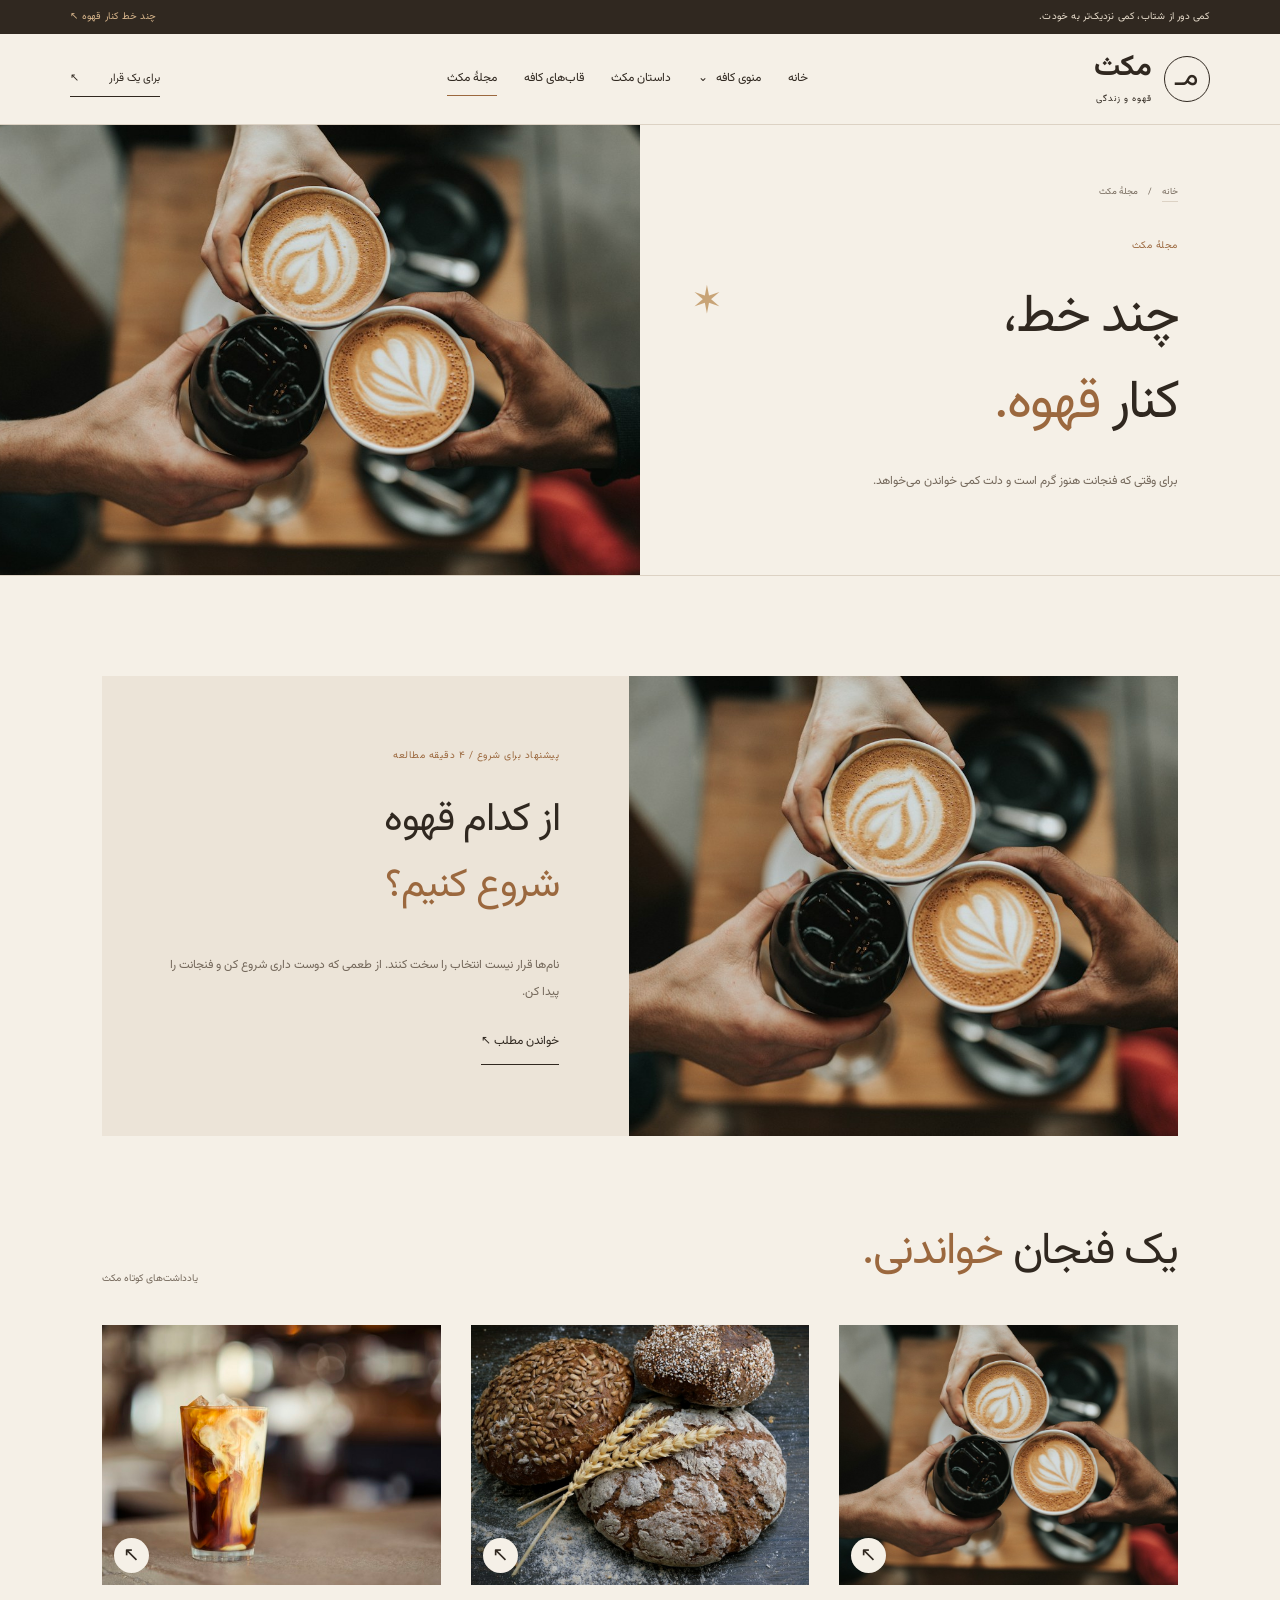
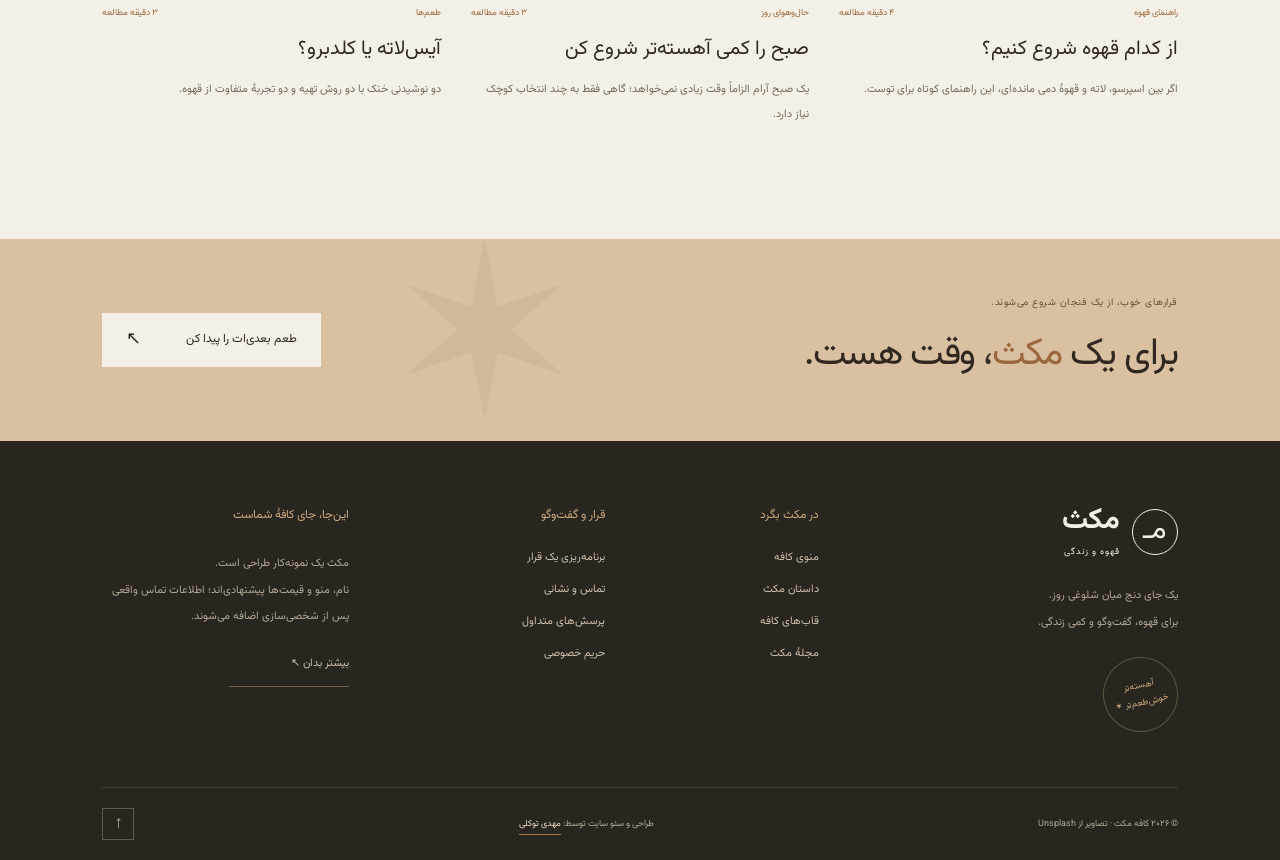
<file: journal.html>
<!doctype html><html lang="fa" dir="rtl"><head><meta charset="UTF-8"><meta name="viewport" content="width=device-width,initial-scale=1"><title>مجله و راهنمای قهوه | کافه مکث</title><meta name="description" content="خواندنی‌های کوتاه مکث دربارهٔ انتخاب قهوه، نوشیدنی‌های سرد و لذت بردن از لحظه‌های آرام."><meta name="theme-color" content="#302820"><meta property="og:title" content="مجله و راهنمای قهوه | کافه مکث"><meta property="og:description" content="خواندنی‌های کوتاه مکث دربارهٔ انتخاب قهوه، نوشیدنی‌های سرد و لذت بردن از لحظه‌های آرام."><meta property="og:type" content="website"><meta property="og:url" content="https://mahdi-1949.github.io/cafeshop/journal.html"><meta property="og:image" content="https://mahdi-1949.github.io/cafeshop/assets/images/hero.jpg"><meta name="twitter:card" content="summary_large_image"><link rel="canonical" href="https://mahdi-1949.github.io/cafeshop/journal.html"><link rel="icon" href="assets/favicon.svg" type="image/svg+xml"><link rel="preload" href="assets/font.ttf" as="font" type="font/ttf" crossorigin><link rel="stylesheet" href="assets/style.css"><script src="assets/app.js" defer></script></head><body id="top" data-page="journal.html"><a href="#main" class="skip">رفتن به محتوای اصلی</a><div class="topline"><span>کمی دور از شتاب، کمی نزدیک‌تر به خودت.</span><a href="journal.html">چند خط کنار قهوه ↖</a></div><header class="site-header"><div class="header-inner"><a class="brand" href="index.html" aria-label="کافه مکث؛ صفحه اصلی"><span class="brand-symbol" aria-hidden="true">مـ</span><span>مکث<small>قهوه و زندگی</small></span></a><nav id="navigation" aria-label="منوی اصلی"><a href="index.html">خانه</a><div class="mega-wrap"><button class="mega-toggle" aria-controls="mega-menu" aria-expanded="false">منوی کافه <span aria-hidden="true">⌄</span></button><div id="mega-menu" class="mega-menu" hidden><div class="mega-intro"><span class="eyebrow">به سلیقهٔ تو</span><h2>امروز چه<br>طعمی می‌چسبد؟</h2><a class="text-link" href="menu.html">دیدن تمام منو<span aria-hidden="true">↖</span></a></div><div class="mega-links"><a href="menu.html?category=coffee"><b>۰۱</b><span>قهوه‌های گرم<small>از اسپرسو تا قهوهٔ دمی</small></span>↖</a><a href="menu.html?category=cold"><b>۰۲</b><span>نوشیدنی‌های سرد<small>یک جرعه خنکی</small></span>↖</a><a href="menu.html?category=breakfast"><b>۰۳</b><span>صبحانه و میان‌وعده<small>برای شروع‌های آرام</small></span>↖</a><a href="menu.html?category=cake"><b>۰۴</b><span>کیک و شیرینی<small>همراه شیرین فنجانت</small></span>↖</a></div><a class="mega-photo" href="menu.html?category=coffee"><img src="assets/images/coffee-1.jpg" alt="لاته با طرح شیر" class="" loading="lazy" decoding="async"><span>یک لاته، یک مکث کوتاه ↖</span></a></div></div><a href="about.html">داستان مکث</a><a href="gallery.html">قاب‌های کافه</a><a href="journal.html" aria-current="page">مجلهٔ مکث</a></nav><a class="header-cta" href="visit.html">برای یک قرار <span>↖</span></a><button class="nav-toggle" aria-controls="navigation" aria-expanded="false" aria-label="باز کردن منو"><span></span><span></span></button></div></header><main id="main"><section class="page-mast"><div class="mast-copy"><div class="breadcrumbs"><a href="index.html">خانه</a><span>/</span><span>مجلهٔ مکث</span></div><span class="eyebrow">مجلهٔ مکث</span><h1>چند خط،<br>کنار <em>قهوه.</em></h1><p>برای وقتی که فنجانت هنوز گرم است و دلت کمی خواندن می‌خواهد.</p><span class="mast-star" aria-hidden="true">✶</span></div><div class="mast-photo"><img src="assets/images/brew.jpg" alt="مجلهٔ مکث" class="" loading="eager" decoding="async" fetchpriority="high"></div></section><section class="section"><a class="featured-article reveal" href="coffee-guide.html"><div><img src="assets/images/brew.jpg" alt="قهوه برای یک شروع خوش‌عطر" class="" loading="lazy" decoding="async"></div><div><span class="eyebrow">پیشنهاد برای شروع / ۴ دقیقه مطالعه</span><h2>از کدام قهوه<br><em>شروع کنیم؟</em></h2><p>نام‌ها قرار نیست انتخاب را سخت کنند. از طعمی که دوست داری شروع کن و فنجانت را پیدا کن.</p><span class="text-link">خواندن مطلب ↖</span></div></a><div class="section-head journal-heading"><h2>یک فنجان <em>خواندنی.</em></h2><span class="fine-print">یادداشت‌های کوتاه مکث</span></div><div class="journal-grid"><article class="journal-card reveal"><a href="coffee-guide.html" class="journal-image"><img src="assets/images/brew.jpg" alt="از کدام قهوه شروع کنیم؟" class="" loading="lazy" decoding="async"><span class="round-arrow">↖</span></a><div class="article-meta"><span>راهنمای قهوه</span><span>۴ دقیقه مطالعه</span></div><h3><a href="coffee-guide.html">از کدام قهوه شروع کنیم؟</a></h3><p>اگر بین اسپرسو، لاته و قهوهٔ دمی مانده‌ای، این راهنمای کوتاه برای توست.</p></article><article class="journal-card reveal"><a href="slow-mornings.html" class="journal-image"><img src="assets/images/bread.jpg" alt="صبح را کمی آهسته‌تر شروع کن" class="" loading="lazy" decoding="async"><span class="round-arrow">↖</span></a><div class="article-meta"><span>حال‌وهوای روز</span><span>۳ دقیقه مطالعه</span></div><h3><a href="slow-mornings.html">صبح را کمی آهسته‌تر شروع کن</a></h3><p>یک صبح آرام الزاماً وقت زیادی نمی‌خواهد؛ گاهی فقط به چند انتخاب کوچک نیاز دارد.</p></article><article class="journal-card reveal"><a href="iced-coffee.html" class="journal-image"><img src="assets/images/cold-0.jpg" alt="آیس‌لاته یا کلدبرو؟" class="" loading="lazy" decoding="async"><span class="round-arrow">↖</span></a><div class="article-meta"><span>طعم‌ها</span><span>۳ دقیقه مطالعه</span></div><h3><a href="iced-coffee.html">آیس‌لاته یا کلدبرو؟</a></h3><p>دو نوشیدنی خنک با دو روش تهیه و دو تجربهٔ متفاوت از قهوه.</p></article></div></section></main><section class="closing"><div><span class="eyebrow">قرارهای خوب، از یک فنجان شروع می‌شوند.</span><h2>برای یک <em>مکث</em>، وقت هست.</h2></div><a class="button cream" href="menu.html">طعم بعدی‌ات را پیدا کن<span aria-hidden="true">↖</span></a></section><footer class="site-footer"><div class="footer-grid"><div class="footer-brand"><a class="brand" href="index.html" aria-label="کافه مکث؛ صفحه اصلی"><span class="brand-symbol" aria-hidden="true">مـ</span><span>مکث<small>قهوه و زندگی</small></span></a><p>یک جای دنج میان شلوغی روز.<br>برای قهوه، گفت‌وگو و کمی زندگی.</p><span class="footer-seal" aria-hidden="true">آهسته‌تر<br>خوش‌طعم‌تر ✶</span></div><div><h2>در مکث بگرد</h2><a href="menu.html">منوی کافه</a><a href="about.html">داستان مکث</a><a href="gallery.html">قاب‌های کافه</a><a href="journal.html">مجلهٔ مکث</a></div><div><h2>قرار و گفت‌وگو</h2><a href="visit.html">برنامه‌ریزی یک قرار</a><a href="contact.html">تماس و نشانی</a><a href="faq.html">پرسش‌های متداول</a><a href="privacy.html">حریم خصوصی</a></div><div class="footer-note"><h2>این‌جا، جای کافهٔ شماست</h2><p>مکث یک نمونه‌کار طراحی است.<br>نام، منو و قیمت‌ها پیشنهادی‌اند؛ اطلاعات تماس واقعی پس از شخصی‌سازی اضافه می‌شوند.</p><a href="contact.html" class="text-link">بیشتر بدان ↖</a></div></div><div class="footer-bottom"><span>© <span data-year>۲۰۲۶</span> کافه مکث · تصاویر از Unsplash</span><p>طراحی و سئو سایت توسط: <a href="https://mahditavakoli.ir/" target="_blank" rel="noopener noreferrer">مهدی توکلی</a></p><a href="#top" class="back-top" aria-label="رفتن به بالای صفحه">↑</a></div></footer><dialog id="photo-dialog"><button class="close-dialog" aria-label="بستن تصویر">×</button><img alt=""><div class="dialog-bottom"><p></p><span id="photo-position"></span><div><button id="photo-prev" aria-label="تصویر قبلی">→</button><button id="photo-next" aria-label="تصویر بعدی">←</button></div></div></dialog><div id="toast" role="status"></div></body></html>
</file>
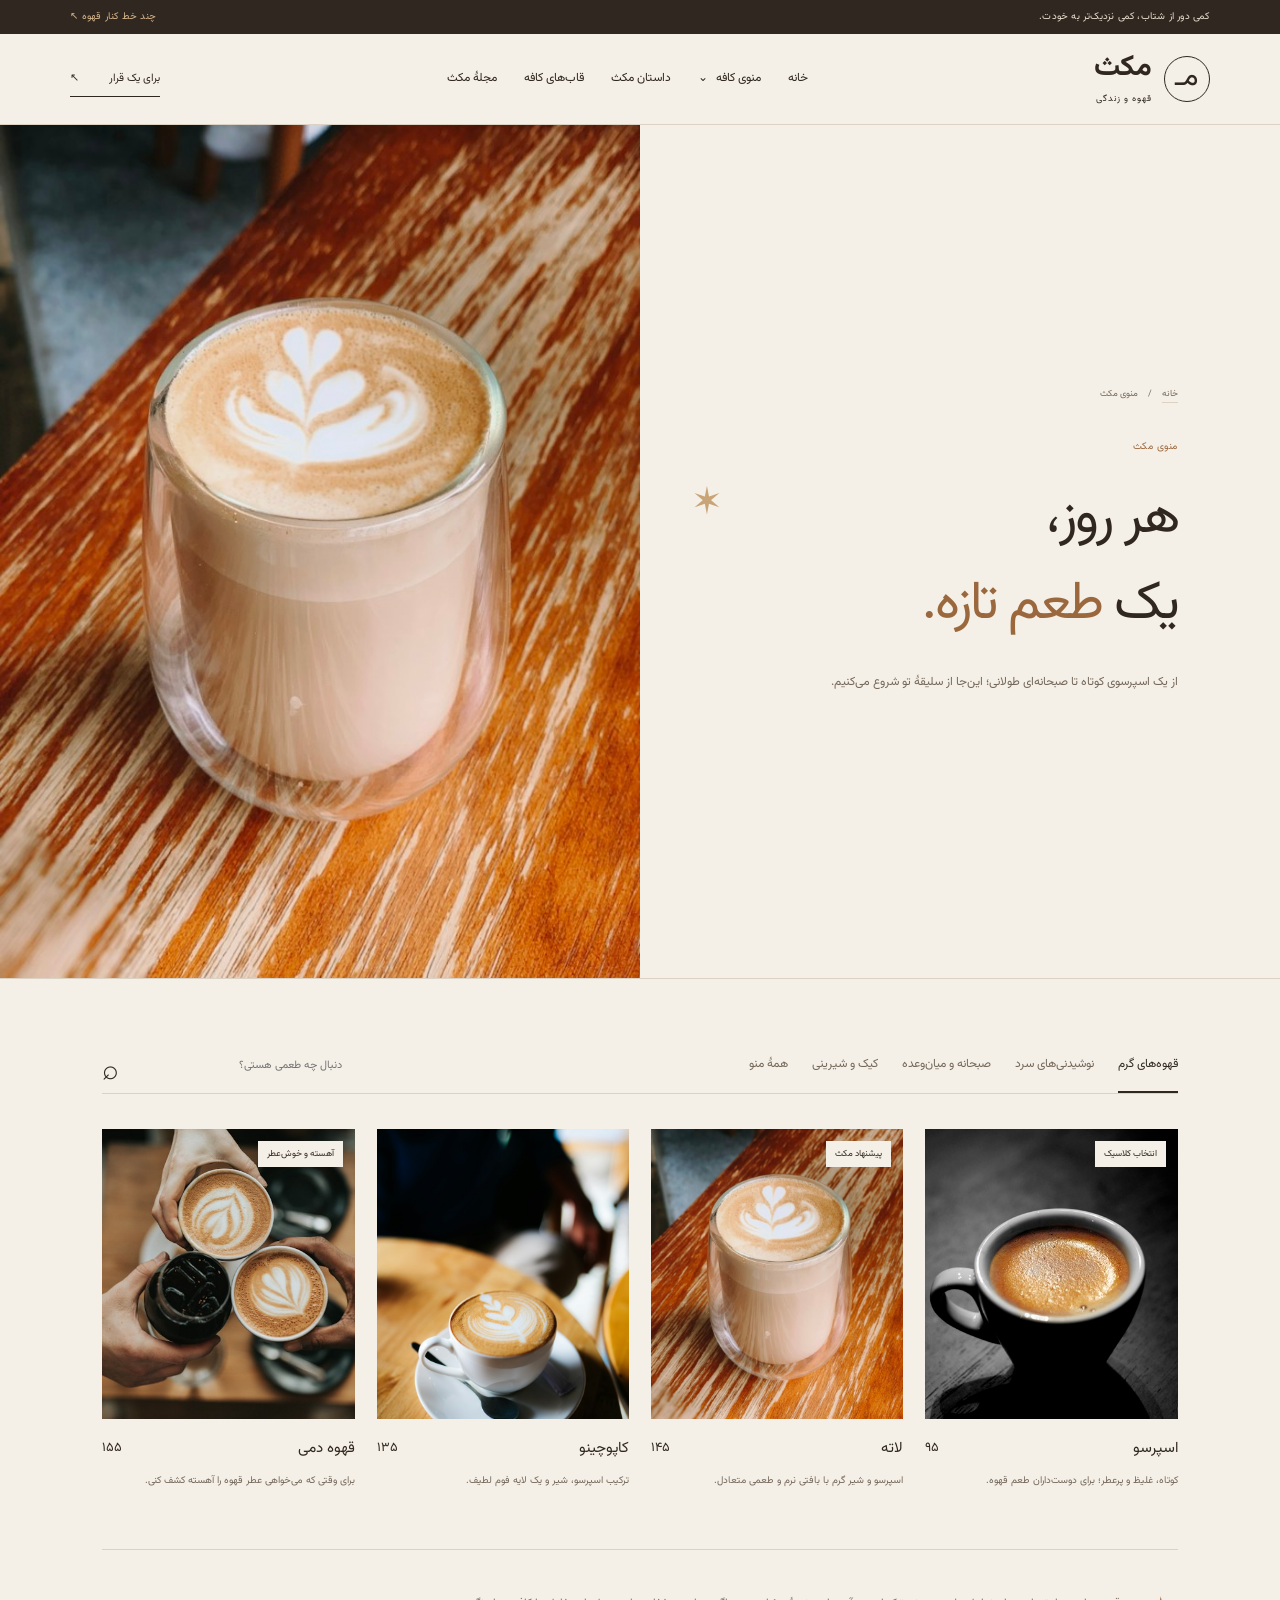
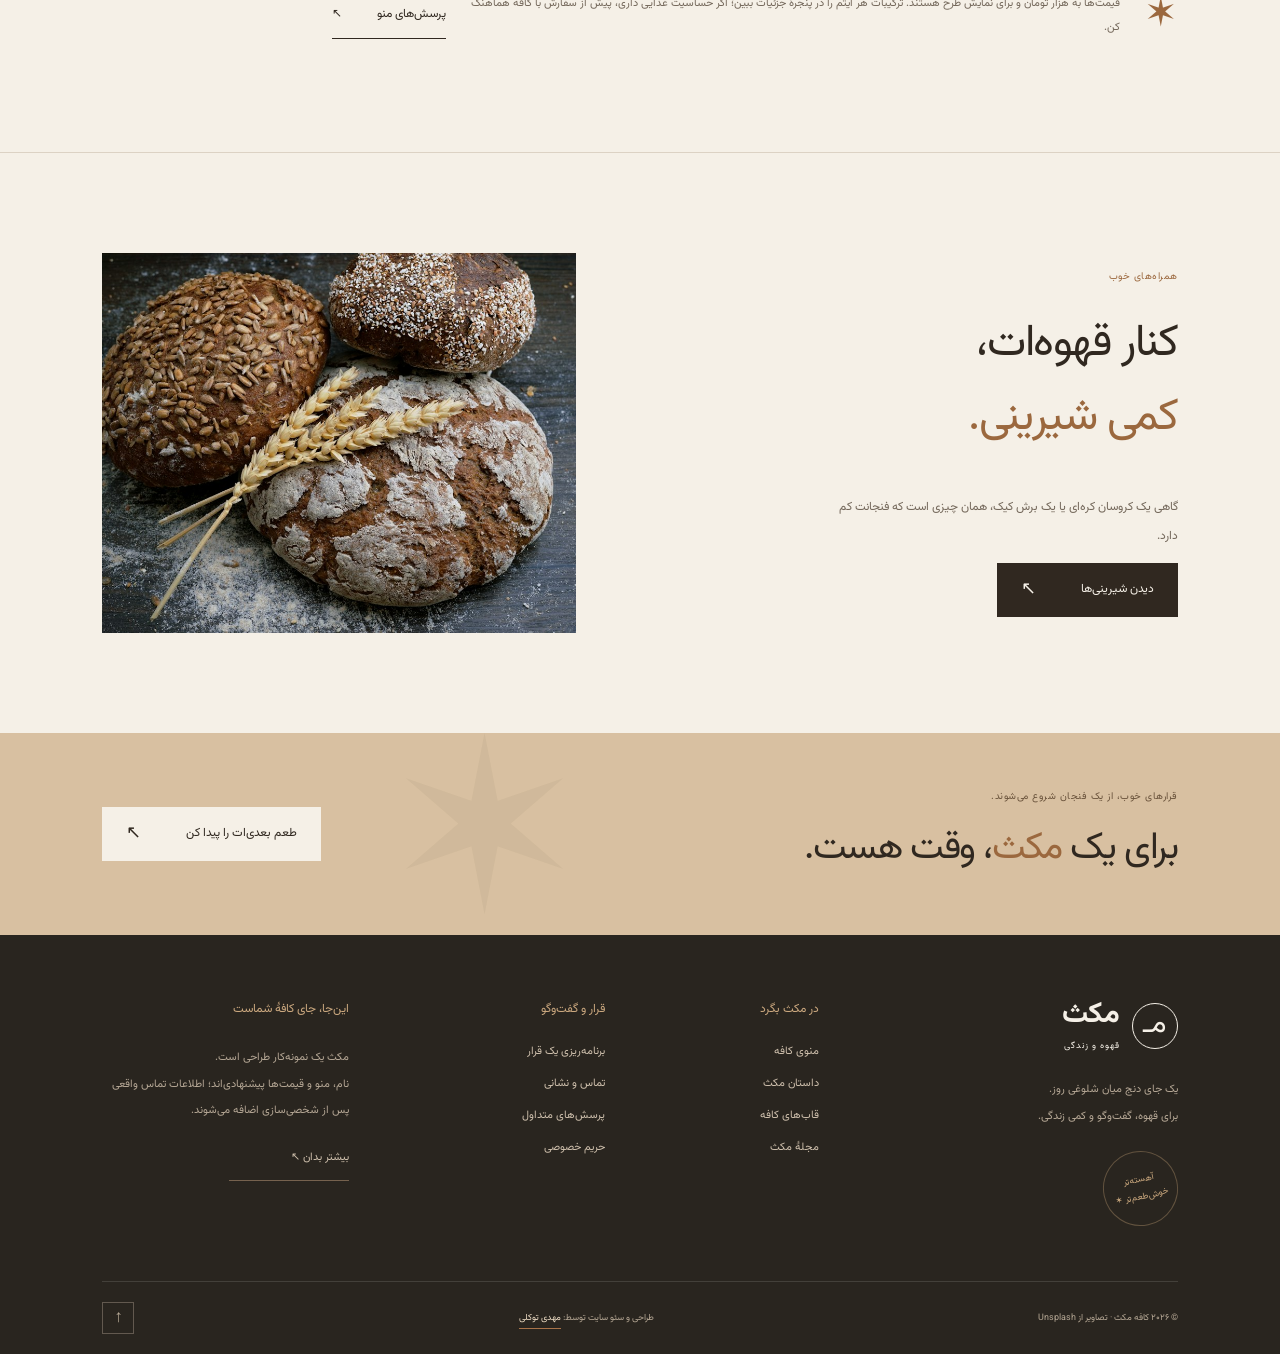
<file: menu.html>
<!doctype html><html lang="fa" dir="rtl"><head><meta charset="UTF-8"><meta name="viewport" content="width=device-width,initial-scale=1"><title>منوی قهوه، صبحانه و شیرینی | کافه مکث</title><meta name="description" content="منوی کافه مکث را بر اساس قهوه گرم، نوشیدنی سرد، صبحانه و شیرینی جست‌وجو کنید."><meta name="theme-color" content="#302820"><meta property="og:title" content="منوی قهوه، صبحانه و شیرینی | کافه مکث"><meta property="og:description" content="منوی کافه مکث را بر اساس قهوه گرم، نوشیدنی سرد، صبحانه و شیرینی جست‌وجو کنید."><meta property="og:type" content="website"><meta property="og:url" content="https://mahdi-1949.github.io/cafeshop/menu.html"><meta property="og:image" content="https://mahdi-1949.github.io/cafeshop/assets/images/hero.jpg"><meta name="twitter:card" content="summary_large_image"><link rel="canonical" href="https://mahdi-1949.github.io/cafeshop/menu.html"><link rel="icon" href="assets/favicon.svg" type="image/svg+xml"><link rel="preload" href="assets/font.ttf" as="font" type="font/ttf" crossorigin><link rel="stylesheet" href="assets/style.css"><script src="assets/app.js" defer></script></head><body id="top" data-page="menu.html"><a href="#main" class="skip">رفتن به محتوای اصلی</a><div class="topline"><span>کمی دور از شتاب، کمی نزدیک‌تر به خودت.</span><a href="journal.html">چند خط کنار قهوه ↖</a></div><header class="site-header"><div class="header-inner"><a class="brand" href="index.html" aria-label="کافه مکث؛ صفحه اصلی"><span class="brand-symbol" aria-hidden="true">مـ</span><span>مکث<small>قهوه و زندگی</small></span></a><nav id="navigation" aria-label="منوی اصلی"><a href="index.html">خانه</a><div class="mega-wrap"><button class="mega-toggle" aria-controls="mega-menu" aria-expanded="false">منوی کافه <span aria-hidden="true">⌄</span></button><div id="mega-menu" class="mega-menu" hidden><div class="mega-intro"><span class="eyebrow">به سلیقهٔ تو</span><h2>امروز چه<br>طعمی می‌چسبد؟</h2><a class="text-link" href="menu.html">دیدن تمام منو<span aria-hidden="true">↖</span></a></div><div class="mega-links"><a href="menu.html?category=coffee"><b>۰۱</b><span>قهوه‌های گرم<small>از اسپرسو تا قهوهٔ دمی</small></span>↖</a><a href="menu.html?category=cold"><b>۰۲</b><span>نوشیدنی‌های سرد<small>یک جرعه خنکی</small></span>↖</a><a href="menu.html?category=breakfast"><b>۰۳</b><span>صبحانه و میان‌وعده<small>برای شروع‌های آرام</small></span>↖</a><a href="menu.html?category=cake"><b>۰۴</b><span>کیک و شیرینی<small>همراه شیرین فنجانت</small></span>↖</a></div><a class="mega-photo" href="menu.html?category=coffee"><img src="assets/images/coffee-1.jpg" alt="لاته با طرح شیر" class="" loading="lazy" decoding="async"><span>یک لاته، یک مکث کوتاه ↖</span></a></div></div><a href="about.html">داستان مکث</a><a href="gallery.html">قاب‌های کافه</a><a href="journal.html">مجلهٔ مکث</a></nav><a class="header-cta" href="visit.html">برای یک قرار <span>↖</span></a><button class="nav-toggle" aria-controls="navigation" aria-expanded="false" aria-label="باز کردن منو"><span></span><span></span></button></div></header><main id="main"><section class="page-mast"><div class="mast-copy"><div class="breadcrumbs"><a href="index.html">خانه</a><span>/</span><span>منوی مکث</span></div><span class="eyebrow">منوی مکث</span><h1>هر روز،<br>یک <em>طعم تازه.</em></h1><p>از یک اسپرسوی کوتاه تا صبحانه‌ای طولانی؛ این‌جا از سلیقهٔ تو شروع می‌کنیم.</p><span class="mast-star" aria-hidden="true">✶</span></div><div class="mast-photo"><img src="assets/images/coffee-1.jpg" alt="منوی مکث" class="" loading="eager" decoding="async" fetchpriority="high"></div></section><section class="section menu-page"><div class="menu-toolbar"><div class="menu-tabs" role="group" aria-label="دسته‌بندی منو"><button class="active" data-category="coffee" aria-pressed="true">قهوه‌های گرم</button><button data-category="cold" aria-pressed="false">نوشیدنی‌های سرد</button><button data-category="breakfast" aria-pressed="false">صبحانه و میان‌وعده</button><button data-category="cake" aria-pressed="false">کیک و شیرینی</button><button data-category="all" aria-pressed="false">همهٔ منو</button></div><label class="search-label"><span class="sr-only">جست‌وجوی منو</span><input type="search" id="menu-search" placeholder="دنبال چه طعمی هستی؟" autocomplete="off"><span aria-hidden="true">⌕</span></label></div><p id="menu-result" class="sr-only" role="status"></p><div id="menu-grid" class="menu-grid"></div><div id="menu-empty" class="empty-state" hidden><span>⌕</span><h3>این طعم را پیدا نکردیم.</h3><p>یک نام کوتاه‌تر بنویس یا همهٔ منو را ببین.</p><button class="text-link" id="reset-search">پاک کردن جست‌وجو ↖</button></div><div class="menu-bottom-note"><span>✶</span><p>قیمت‌ها به هزار تومان و برای نمایش طرح هستند. ترکیبات هر آیتم را در پنجرهٔ جزئیات ببین؛ اگر حساسیت غذایی داری، پیش از سفارش با کافه هماهنگ کن.</p><a class="text-link" href="faq.html">پرسش‌های منو<span aria-hidden="true">↖</span></a></div></section><section class="pairing section"><div><span class="eyebrow">همراه‌های خوب</span><h2>کنار قهوه‌ات،<br><em>کمی شیرینی.</em></h2><p>گاهی یک کروسان کره‌ای یا یک برش کیک، همان چیزی است که فنجانت کم دارد.</p><a class="button dark" href="menu.html?category=cake">دیدن شیرینی‌ها<span aria-hidden="true">↖</span></a></div><img src="assets/images/bread.jpg" alt="نان و شیرینی روی میز" class="" loading="lazy" decoding="async"></section></main><section class="closing"><div><span class="eyebrow">قرارهای خوب، از یک فنجان شروع می‌شوند.</span><h2>برای یک <em>مکث</em>، وقت هست.</h2></div><a class="button cream" href="menu.html">طعم بعدی‌ات را پیدا کن<span aria-hidden="true">↖</span></a></section><footer class="site-footer"><div class="footer-grid"><div class="footer-brand"><a class="brand" href="index.html" aria-label="کافه مکث؛ صفحه اصلی"><span class="brand-symbol" aria-hidden="true">مـ</span><span>مکث<small>قهوه و زندگی</small></span></a><p>یک جای دنج میان شلوغی روز.<br>برای قهوه، گفت‌وگو و کمی زندگی.</p><span class="footer-seal" aria-hidden="true">آهسته‌تر<br>خوش‌طعم‌تر ✶</span></div><div><h2>در مکث بگرد</h2><a href="menu.html">منوی کافه</a><a href="about.html">داستان مکث</a><a href="gallery.html">قاب‌های کافه</a><a href="journal.html">مجلهٔ مکث</a></div><div><h2>قرار و گفت‌وگو</h2><a href="visit.html">برنامه‌ریزی یک قرار</a><a href="contact.html">تماس و نشانی</a><a href="faq.html">پرسش‌های متداول</a><a href="privacy.html">حریم خصوصی</a></div><div class="footer-note"><h2>این‌جا، جای کافهٔ شماست</h2><p>مکث یک نمونه‌کار طراحی است.<br>نام، منو و قیمت‌ها پیشنهادی‌اند؛ اطلاعات تماس واقعی پس از شخصی‌سازی اضافه می‌شوند.</p><a href="contact.html" class="text-link">بیشتر بدان ↖</a></div></div><div class="footer-bottom"><span>© <span data-year>۲۰۲۶</span> کافه مکث · تصاویر از Unsplash</span><p>طراحی و سئو سایت توسط: <a href="https://mahditavakoli.ir/" target="_blank" rel="noopener noreferrer">مهدی توکلی</a></p><a href="#top" class="back-top" aria-label="رفتن به بالای صفحه">↑</a></div></footer><dialog id="photo-dialog"><button class="close-dialog" aria-label="بستن تصویر">×</button><img alt=""><div class="dialog-bottom"><p></p><span id="photo-position"></span><div><button id="photo-prev" aria-label="تصویر قبلی">→</button><button id="photo-next" aria-label="تصویر بعدی">←</button></div></div></dialog><div id="toast" role="status"></div></body></html>
</file>
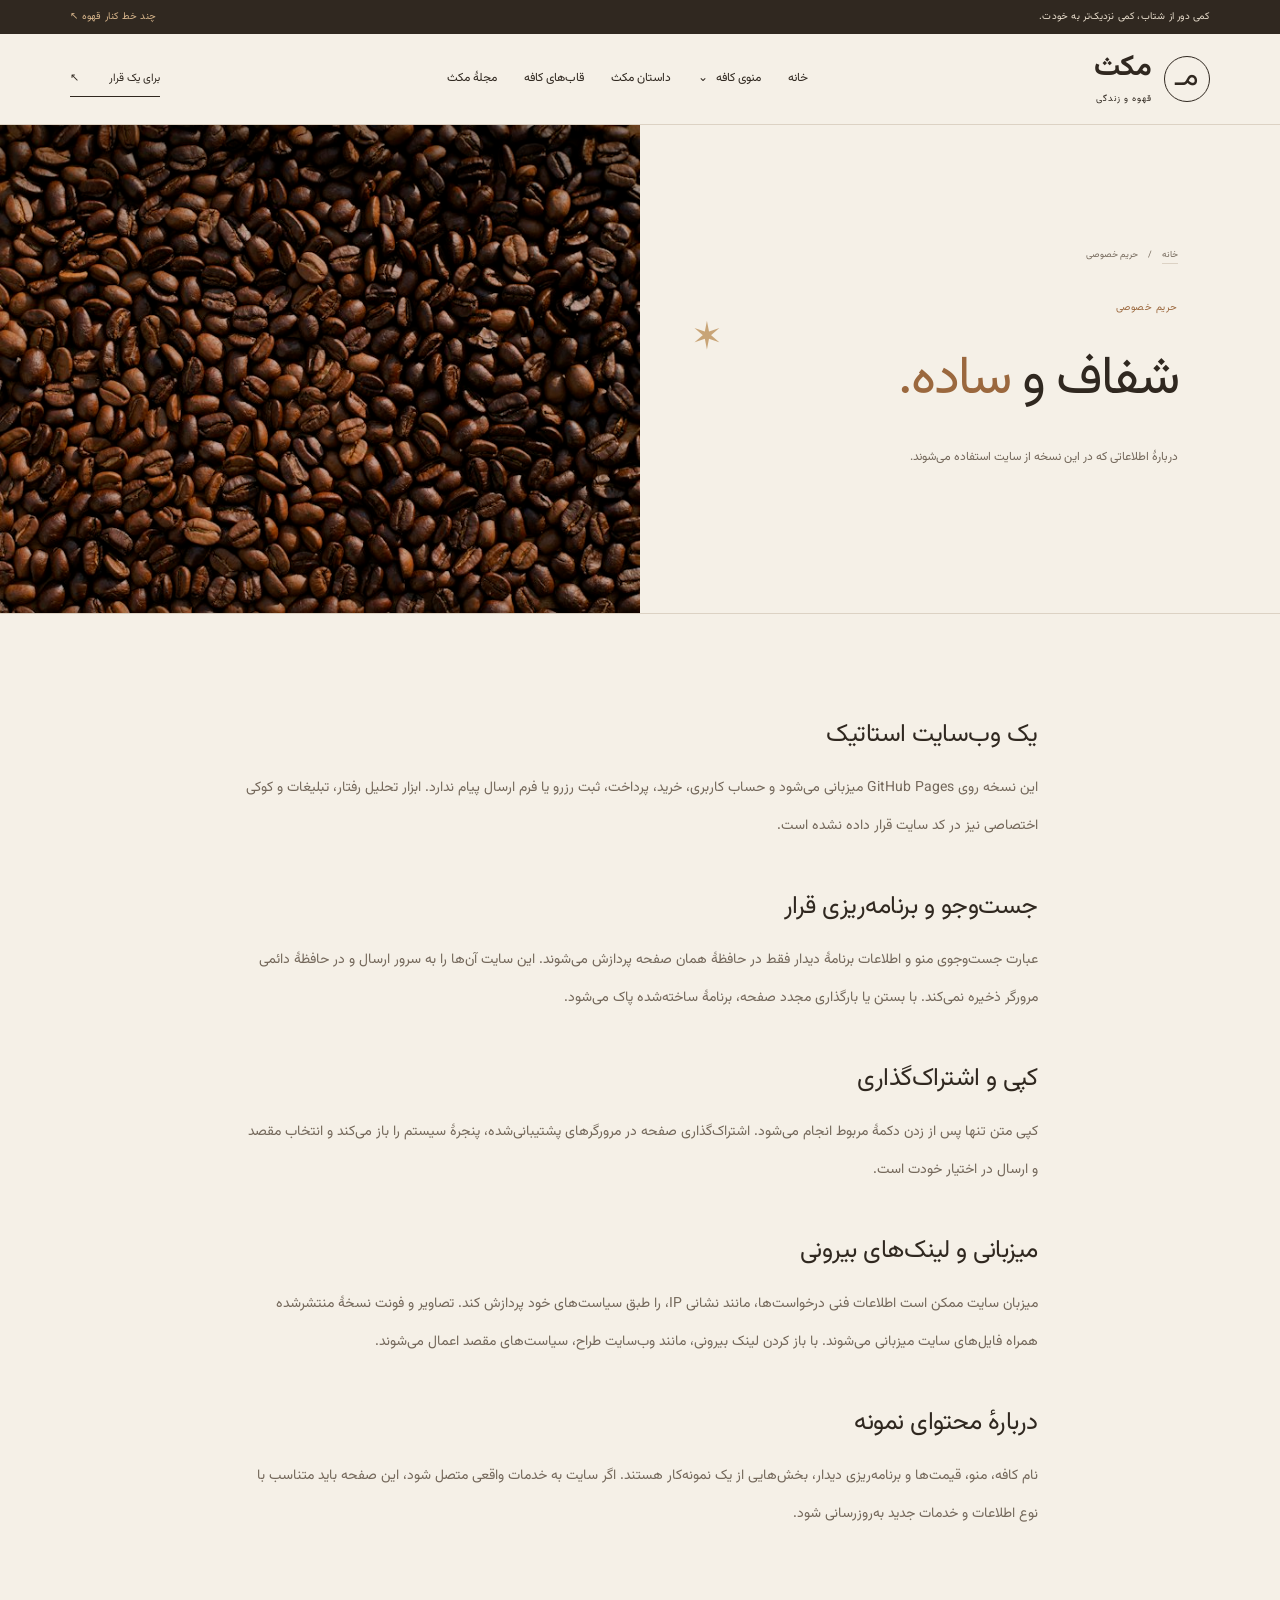
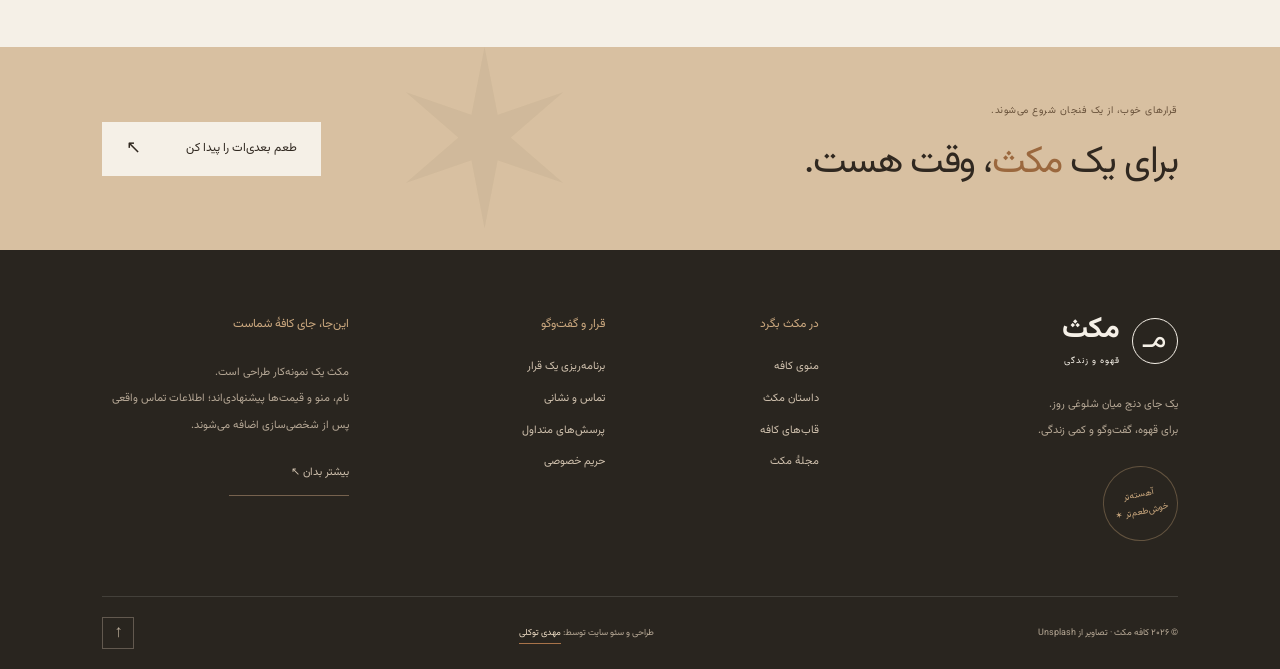
<file: privacy.html>
<!doctype html><html lang="fa" dir="rtl"><head><meta charset="UTF-8"><meta name="viewport" content="width=device-width,initial-scale=1"><title>حریم خصوصی | کافه مکث</title><meta name="description" content="نحوهٔ پردازش اطلاعات، تصاویر، جست‌وجو و اشتراک‌گذاری در نسخهٔ استاتیک کافه مکث."><meta name="theme-color" content="#302820"><meta property="og:title" content="حریم خصوصی | کافه مکث"><meta property="og:description" content="نحوهٔ پردازش اطلاعات، تصاویر، جست‌وجو و اشتراک‌گذاری در نسخهٔ استاتیک کافه مکث."><meta property="og:type" content="website"><meta property="og:url" content="https://mahdi-1949.github.io/cafeshop/privacy.html"><meta property="og:image" content="https://mahdi-1949.github.io/cafeshop/assets/images/hero.jpg"><meta name="twitter:card" content="summary_large_image"><link rel="canonical" href="https://mahdi-1949.github.io/cafeshop/privacy.html"><link rel="icon" href="assets/favicon.svg" type="image/svg+xml"><link rel="preload" href="assets/font.ttf" as="font" type="font/ttf" crossorigin><link rel="stylesheet" href="assets/style.css"><script src="assets/app.js" defer></script></head><body id="top" data-page="privacy.html"><a href="#main" class="skip">رفتن به محتوای اصلی</a><div class="topline"><span>کمی دور از شتاب، کمی نزدیک‌تر به خودت.</span><a href="journal.html">چند خط کنار قهوه ↖</a></div><header class="site-header"><div class="header-inner"><a class="brand" href="index.html" aria-label="کافه مکث؛ صفحه اصلی"><span class="brand-symbol" aria-hidden="true">مـ</span><span>مکث<small>قهوه و زندگی</small></span></a><nav id="navigation" aria-label="منوی اصلی"><a href="index.html">خانه</a><div class="mega-wrap"><button class="mega-toggle" aria-controls="mega-menu" aria-expanded="false">منوی کافه <span aria-hidden="true">⌄</span></button><div id="mega-menu" class="mega-menu" hidden><div class="mega-intro"><span class="eyebrow">به سلیقهٔ تو</span><h2>امروز چه<br>طعمی می‌چسبد؟</h2><a class="text-link" href="menu.html">دیدن تمام منو<span aria-hidden="true">↖</span></a></div><div class="mega-links"><a href="menu.html?category=coffee"><b>۰۱</b><span>قهوه‌های گرم<small>از اسپرسو تا قهوهٔ دمی</small></span>↖</a><a href="menu.html?category=cold"><b>۰۲</b><span>نوشیدنی‌های سرد<small>یک جرعه خنکی</small></span>↖</a><a href="menu.html?category=breakfast"><b>۰۳</b><span>صبحانه و میان‌وعده<small>برای شروع‌های آرام</small></span>↖</a><a href="menu.html?category=cake"><b>۰۴</b><span>کیک و شیرینی<small>همراه شیرین فنجانت</small></span>↖</a></div><a class="mega-photo" href="menu.html?category=coffee"><img src="assets/images/coffee-1.jpg" alt="لاته با طرح شیر" class="" loading="lazy" decoding="async"><span>یک لاته، یک مکث کوتاه ↖</span></a></div></div><a href="about.html">داستان مکث</a><a href="gallery.html">قاب‌های کافه</a><a href="journal.html">مجلهٔ مکث</a></nav><a class="header-cta" href="visit.html">برای یک قرار <span>↖</span></a><button class="nav-toggle" aria-controls="navigation" aria-expanded="false" aria-label="باز کردن منو"><span></span><span></span></button></div></header><main id="main"><section class="page-mast"><div class="mast-copy"><div class="breadcrumbs"><a href="index.html">خانه</a><span>/</span><span>حریم خصوصی</span></div><span class="eyebrow">حریم خصوصی</span><h1>شفاف و <em>ساده.</em></h1><p>دربارهٔ اطلاعاتی که در این نسخه از سایت استفاده می‌شوند.</p><span class="mast-star" aria-hidden="true">✶</span></div><div class="mast-photo"><img src="assets/images/beans.jpg" alt="حریم خصوصی" class="" loading="eager" decoding="async" fetchpriority="high"></div></section><article class="section legal article-body"><h2>یک وب‌سایت استاتیک</h2><p>این نسخه روی GitHub Pages میزبانی می‌شود و حساب کاربری، خرید، پرداخت، ثبت رزرو یا فرم ارسال پیام ندارد. ابزار تحلیل رفتار، تبلیغات و کوکی اختصاصی نیز در کد سایت قرار داده نشده است.</p><h2>جست‌وجو و برنامه‌ریزی قرار</h2><p>عبارت جست‌وجوی منو و اطلاعات برنامهٔ دیدار فقط در حافظهٔ همان صفحه پردازش می‌شوند. این سایت آن‌ها را به سرور ارسال و در حافظهٔ دائمی مرورگر ذخیره نمی‌کند. با بستن یا بارگذاری مجدد صفحه، برنامهٔ ساخته‌شده پاک می‌شود.</p><h2>کپی و اشتراک‌گذاری</h2><p>کپی متن تنها پس از زدن دکمهٔ مربوط انجام می‌شود. اشتراک‌گذاری صفحه در مرورگرهای پشتیبانی‌شده، پنجرهٔ سیستم را باز می‌کند و انتخاب مقصد و ارسال در اختیار خودت است.</p><h2>میزبانی و لینک‌های بیرونی</h2><p>میزبان سایت ممکن است اطلاعات فنی درخواست‌ها، مانند نشانی IP، را طبق سیاست‌های خود پردازش کند. تصاویر و فونت نسخهٔ منتشرشده همراه فایل‌های سایت میزبانی می‌شوند. با باز کردن لینک بیرونی، مانند وب‌سایت طراح، سیاست‌های مقصد اعمال می‌شوند.</p><h2>دربارهٔ محتوای نمونه</h2><p>نام کافه، منو، قیمت‌ها و برنامه‌ریزی دیدار، بخش‌هایی از یک نمونه‌کار هستند. اگر سایت به خدمات واقعی متصل شود، این صفحه باید متناسب با نوع اطلاعات و خدمات جدید به‌روزرسانی شود.</p></article></main><section class="closing"><div><span class="eyebrow">قرارهای خوب، از یک فنجان شروع می‌شوند.</span><h2>برای یک <em>مکث</em>، وقت هست.</h2></div><a class="button cream" href="menu.html">طعم بعدی‌ات را پیدا کن<span aria-hidden="true">↖</span></a></section><footer class="site-footer"><div class="footer-grid"><div class="footer-brand"><a class="brand" href="index.html" aria-label="کافه مکث؛ صفحه اصلی"><span class="brand-symbol" aria-hidden="true">مـ</span><span>مکث<small>قهوه و زندگی</small></span></a><p>یک جای دنج میان شلوغی روز.<br>برای قهوه، گفت‌وگو و کمی زندگی.</p><span class="footer-seal" aria-hidden="true">آهسته‌تر<br>خوش‌طعم‌تر ✶</span></div><div><h2>در مکث بگرد</h2><a href="menu.html">منوی کافه</a><a href="about.html">داستان مکث</a><a href="gallery.html">قاب‌های کافه</a><a href="journal.html">مجلهٔ مکث</a></div><div><h2>قرار و گفت‌وگو</h2><a href="visit.html">برنامه‌ریزی یک قرار</a><a href="contact.html">تماس و نشانی</a><a href="faq.html">پرسش‌های متداول</a><a href="privacy.html">حریم خصوصی</a></div><div class="footer-note"><h2>این‌جا، جای کافهٔ شماست</h2><p>مکث یک نمونه‌کار طراحی است.<br>نام، منو و قیمت‌ها پیشنهادی‌اند؛ اطلاعات تماس واقعی پس از شخصی‌سازی اضافه می‌شوند.</p><a href="contact.html" class="text-link">بیشتر بدان ↖</a></div></div><div class="footer-bottom"><span>© <span data-year>۲۰۲۶</span> کافه مکث · تصاویر از Unsplash</span><p>طراحی و سئو سایت توسط: <a href="https://mahditavakoli.ir/" target="_blank" rel="noopener noreferrer">مهدی توکلی</a></p><a href="#top" class="back-top" aria-label="رفتن به بالای صفحه">↑</a></div></footer><dialog id="photo-dialog"><button class="close-dialog" aria-label="بستن تصویر">×</button><img alt=""><div class="dialog-bottom"><p></p><span id="photo-position"></span><div><button id="photo-prev" aria-label="تصویر قبلی">→</button><button id="photo-next" aria-label="تصویر بعدی">←</button></div></div></dialog><div id="toast" role="status"></div></body></html>
</file>
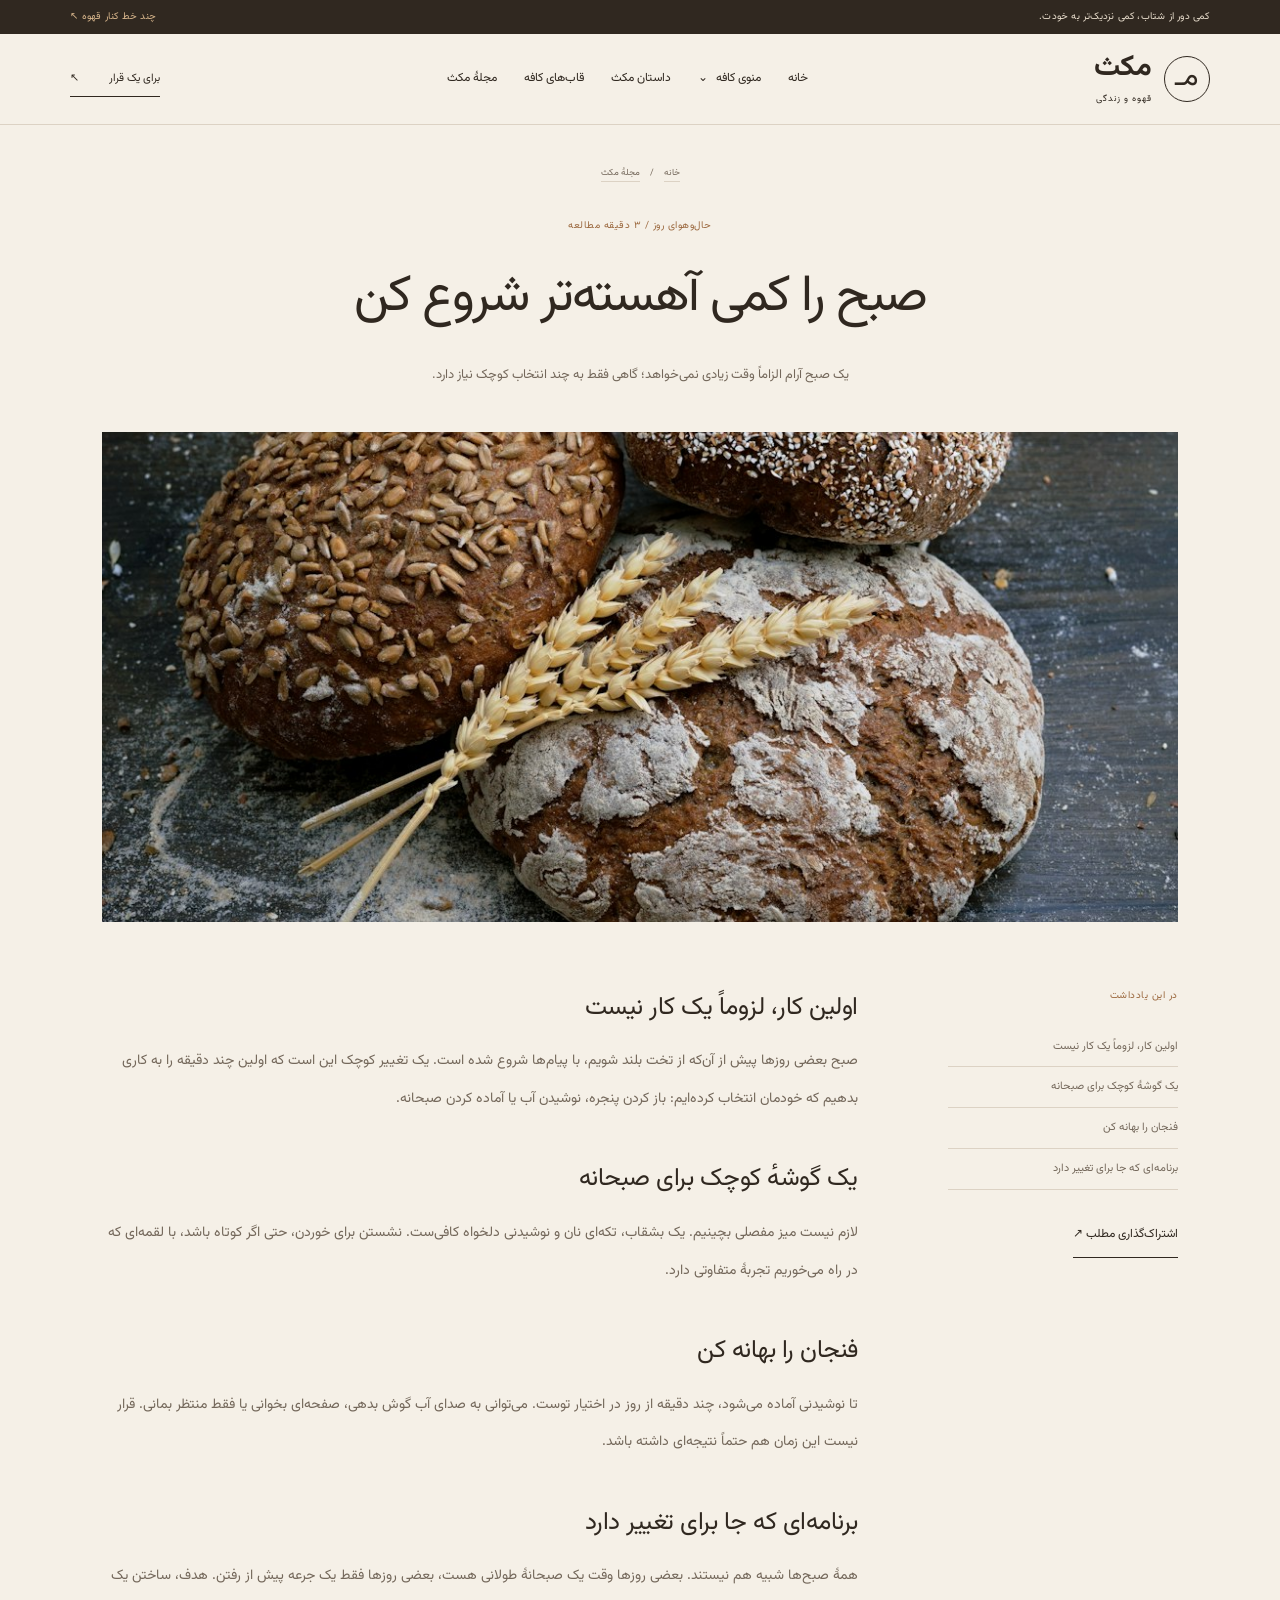
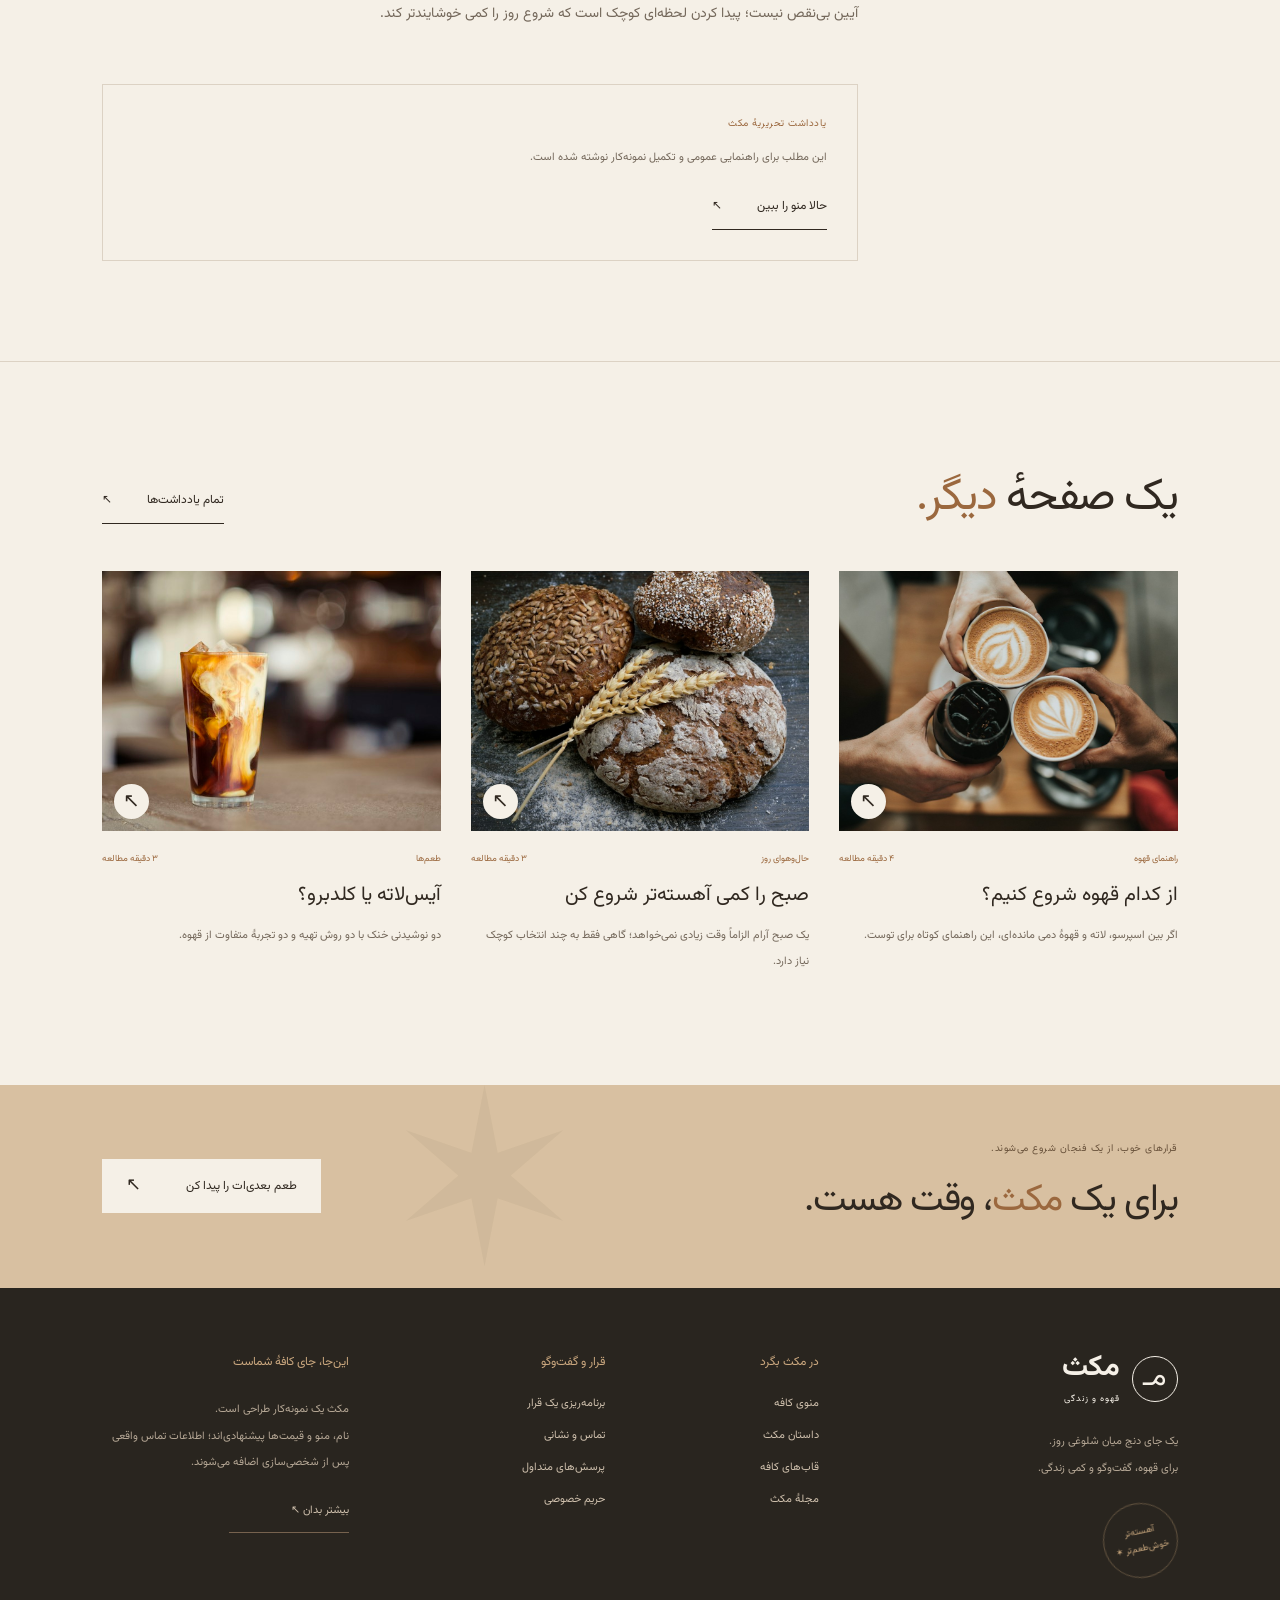
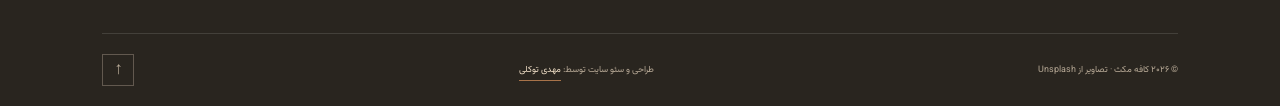
<file: slow-mornings.html>
<!doctype html><html lang="fa" dir="rtl"><head><meta charset="UTF-8"><meta name="viewport" content="width=device-width,initial-scale=1"><title>صبح را کمی آهسته‌تر شروع کن | کافه مکث</title><meta name="description" content="یک صبح آرام الزاماً وقت زیادی نمی‌خواهد؛ گاهی فقط به چند انتخاب کوچک نیاز دارد."><meta name="theme-color" content="#302820"><meta property="og:title" content="صبح را کمی آهسته‌تر شروع کن | کافه مکث"><meta property="og:description" content="یک صبح آرام الزاماً وقت زیادی نمی‌خواهد؛ گاهی فقط به چند انتخاب کوچک نیاز دارد."><meta property="og:type" content="website"><meta property="og:url" content="https://mahdi-1949.github.io/cafeshop/slow-mornings.html"><meta property="og:image" content="https://mahdi-1949.github.io/cafeshop/assets/images/hero.jpg"><meta name="twitter:card" content="summary_large_image"><link rel="canonical" href="https://mahdi-1949.github.io/cafeshop/slow-mornings.html"><link rel="icon" href="assets/favicon.svg" type="image/svg+xml"><link rel="preload" href="assets/font.ttf" as="font" type="font/ttf" crossorigin><link rel="stylesheet" href="assets/style.css"><script src="assets/app.js" defer></script></head><body id="top" data-page="slow-mornings.html"><a href="#main" class="skip">رفتن به محتوای اصلی</a><div class="topline"><span>کمی دور از شتاب، کمی نزدیک‌تر به خودت.</span><a href="journal.html">چند خط کنار قهوه ↖</a></div><header class="site-header"><div class="header-inner"><a class="brand" href="index.html" aria-label="کافه مکث؛ صفحه اصلی"><span class="brand-symbol" aria-hidden="true">مـ</span><span>مکث<small>قهوه و زندگی</small></span></a><nav id="navigation" aria-label="منوی اصلی"><a href="index.html">خانه</a><div class="mega-wrap"><button class="mega-toggle" aria-controls="mega-menu" aria-expanded="false">منوی کافه <span aria-hidden="true">⌄</span></button><div id="mega-menu" class="mega-menu" hidden><div class="mega-intro"><span class="eyebrow">به سلیقهٔ تو</span><h2>امروز چه<br>طعمی می‌چسبد؟</h2><a class="text-link" href="menu.html">دیدن تمام منو<span aria-hidden="true">↖</span></a></div><div class="mega-links"><a href="menu.html?category=coffee"><b>۰۱</b><span>قهوه‌های گرم<small>از اسپرسو تا قهوهٔ دمی</small></span>↖</a><a href="menu.html?category=cold"><b>۰۲</b><span>نوشیدنی‌های سرد<small>یک جرعه خنکی</small></span>↖</a><a href="menu.html?category=breakfast"><b>۰۳</b><span>صبحانه و میان‌وعده<small>برای شروع‌های آرام</small></span>↖</a><a href="menu.html?category=cake"><b>۰۴</b><span>کیک و شیرینی<small>همراه شیرین فنجانت</small></span>↖</a></div><a class="mega-photo" href="menu.html?category=coffee"><img src="assets/images/coffee-1.jpg" alt="لاته با طرح شیر" class="" loading="lazy" decoding="async"><span>یک لاته، یک مکث کوتاه ↖</span></a></div></div><a href="about.html">داستان مکث</a><a href="gallery.html">قاب‌های کافه</a><a href="journal.html">مجلهٔ مکث</a></nav><a class="header-cta" href="visit.html">برای یک قرار <span>↖</span></a><button class="nav-toggle" aria-controls="navigation" aria-expanded="false" aria-label="باز کردن منو"><span></span><span></span></button></div></header><main id="main"><section class="article-hero section"><div class="breadcrumbs"><a href="index.html">خانه</a><span>/</span><a href="journal.html">مجلهٔ مکث</a></div><span class="eyebrow">حال‌وهوای روز / ۳ دقیقه مطالعه</span><h1>صبح را کمی آهسته‌تر شروع کن</h1><p>یک صبح آرام الزاماً وقت زیادی نمی‌خواهد؛ گاهی فقط به چند انتخاب کوچک نیاز دارد.</p><img src="assets/images/bread.jpg" alt="صبح را کمی آهسته‌تر شروع کن" class="" loading="eager" decoding="async" fetchpriority="high"></section><div class="article-layout section"><aside><span class="eyebrow">در این یادداشت</span><a href="#part-0">اولین کار، لزوماً یک کار نیست</a><a href="#part-1">یک گوشهٔ کوچک برای صبحانه</a><a href="#part-2">فنجان را بهانه کن</a><a href="#part-3">برنامه‌ای که جا برای تغییر دارد</a><button class="text-link share-button">اشتراک‌گذاری مطلب ↗</button></aside><article class="article-body"><section id="part-0"><h2>اولین کار، لزوماً یک کار نیست</h2><p>صبح بعضی روزها پیش از آن‌که از تخت بلند شویم، با پیام‌ها شروع شده است. یک تغییر کوچک این است که اولین چند دقیقه را به کاری بدهیم که خودمان انتخاب کرده‌ایم: باز کردن پنجره، نوشیدن آب یا آماده کردن صبحانه.</p></section><section id="part-1"><h2>یک گوشهٔ کوچک برای صبحانه</h2><p>لازم نیست میز مفصلی بچینیم. یک بشقاب، تکه‌ای نان و نوشیدنی دلخواه کافی‌ست. نشستن برای خوردن، حتی اگر کوتاه باشد، با لقمه‌ای که در راه می‌خوریم تجربهٔ متفاوتی دارد.</p></section><section id="part-2"><h2>فنجان را بهانه کن</h2><p>تا نوشیدنی آماده می‌شود، چند دقیقه از روز در اختیار توست. می‌توانی به صدای آب گوش بدهی، صفحه‌ای بخوانی یا فقط منتظر بمانی. قرار نیست این زمان هم حتماً نتیجه‌ای داشته باشد.</p></section><section id="part-3"><h2>برنامه‌ای که جا برای تغییر دارد</h2><p>همهٔ صبح‌ها شبیه هم نیستند. بعضی روزها وقت یک صبحانهٔ طولانی هست، بعضی روزها فقط یک جرعه پیش از رفتن. هدف، ساختن یک آیین بی‌نقص نیست؛ پیدا کردن لحظه‌ای کوچک است که شروع روز را کمی خوشایندتر کند.</p></section><div class="article-end"><span class="eyebrow">یادداشت تحریریهٔ مکث</span><p>این مطلب برای راهنمایی عمومی و تکمیل نمونه‌کار نوشته شده است.</p><a class="text-link" href="menu.html">حالا منو را ببین<span aria-hidden="true">↖</span></a></div></article></div><section class="section related"><div class="section-head"><h2>یک صفحهٔ <em>دیگر.</em></h2><a class="text-link" href="journal.html">تمام یادداشت‌ها<span aria-hidden="true">↖</span></a></div><div class="journal-grid"><article class="journal-card reveal"><a href="coffee-guide.html" class="journal-image"><img src="assets/images/brew.jpg" alt="از کدام قهوه شروع کنیم؟" class="" loading="lazy" decoding="async"><span class="round-arrow">↖</span></a><div class="article-meta"><span>راهنمای قهوه</span><span>۴ دقیقه مطالعه</span></div><h3><a href="coffee-guide.html">از کدام قهوه شروع کنیم؟</a></h3><p>اگر بین اسپرسو، لاته و قهوهٔ دمی مانده‌ای، این راهنمای کوتاه برای توست.</p></article><article class="journal-card reveal"><a href="slow-mornings.html" class="journal-image"><img src="assets/images/bread.jpg" alt="صبح را کمی آهسته‌تر شروع کن" class="" loading="lazy" decoding="async"><span class="round-arrow">↖</span></a><div class="article-meta"><span>حال‌وهوای روز</span><span>۳ دقیقه مطالعه</span></div><h3><a href="slow-mornings.html">صبح را کمی آهسته‌تر شروع کن</a></h3><p>یک صبح آرام الزاماً وقت زیادی نمی‌خواهد؛ گاهی فقط به چند انتخاب کوچک نیاز دارد.</p></article><article class="journal-card reveal"><a href="iced-coffee.html" class="journal-image"><img src="assets/images/cold-0.jpg" alt="آیس‌لاته یا کلدبرو؟" class="" loading="lazy" decoding="async"><span class="round-arrow">↖</span></a><div class="article-meta"><span>طعم‌ها</span><span>۳ دقیقه مطالعه</span></div><h3><a href="iced-coffee.html">آیس‌لاته یا کلدبرو؟</a></h3><p>دو نوشیدنی خنک با دو روش تهیه و دو تجربهٔ متفاوت از قهوه.</p></article></div></section></main><section class="closing"><div><span class="eyebrow">قرارهای خوب، از یک فنجان شروع می‌شوند.</span><h2>برای یک <em>مکث</em>، وقت هست.</h2></div><a class="button cream" href="menu.html">طعم بعدی‌ات را پیدا کن<span aria-hidden="true">↖</span></a></section><footer class="site-footer"><div class="footer-grid"><div class="footer-brand"><a class="brand" href="index.html" aria-label="کافه مکث؛ صفحه اصلی"><span class="brand-symbol" aria-hidden="true">مـ</span><span>مکث<small>قهوه و زندگی</small></span></a><p>یک جای دنج میان شلوغی روز.<br>برای قهوه، گفت‌وگو و کمی زندگی.</p><span class="footer-seal" aria-hidden="true">آهسته‌تر<br>خوش‌طعم‌تر ✶</span></div><div><h2>در مکث بگرد</h2><a href="menu.html">منوی کافه</a><a href="about.html">داستان مکث</a><a href="gallery.html">قاب‌های کافه</a><a href="journal.html">مجلهٔ مکث</a></div><div><h2>قرار و گفت‌وگو</h2><a href="visit.html">برنامه‌ریزی یک قرار</a><a href="contact.html">تماس و نشانی</a><a href="faq.html">پرسش‌های متداول</a><a href="privacy.html">حریم خصوصی</a></div><div class="footer-note"><h2>این‌جا، جای کافهٔ شماست</h2><p>مکث یک نمونه‌کار طراحی است.<br>نام، منو و قیمت‌ها پیشنهادی‌اند؛ اطلاعات تماس واقعی پس از شخصی‌سازی اضافه می‌شوند.</p><a href="contact.html" class="text-link">بیشتر بدان ↖</a></div></div><div class="footer-bottom"><span>© <span data-year>۲۰۲۶</span> کافه مکث · تصاویر از Unsplash</span><p>طراحی و سئو سایت توسط: <a href="https://mahditavakoli.ir/" target="_blank" rel="noopener noreferrer">مهدی توکلی</a></p><a href="#top" class="back-top" aria-label="رفتن به بالای صفحه">↑</a></div></footer><dialog id="photo-dialog"><button class="close-dialog" aria-label="بستن تصویر">×</button><img alt=""><div class="dialog-bottom"><p></p><span id="photo-position"></span><div><button id="photo-prev" aria-label="تصویر قبلی">→</button><button id="photo-next" aria-label="تصویر بعدی">←</button></div></div></dialog><div id="toast" role="status"></div></body></html>
</file>
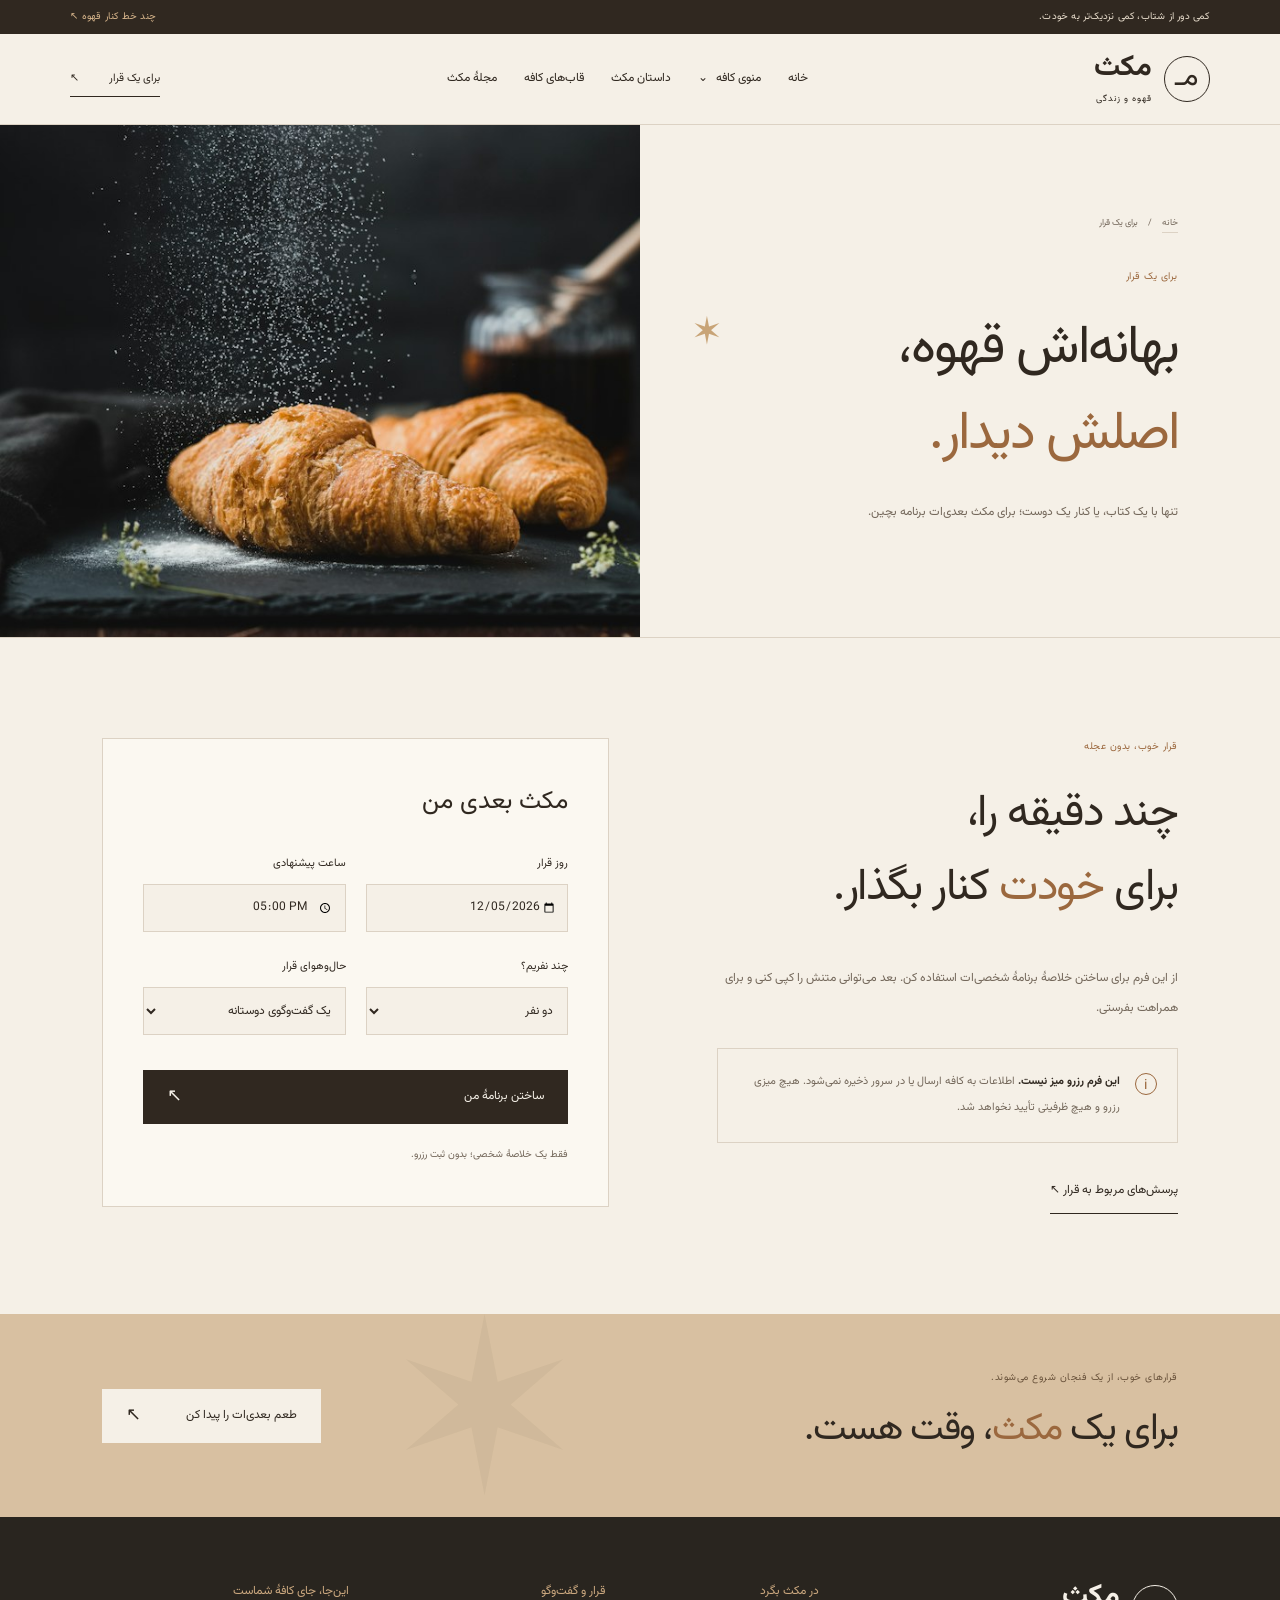
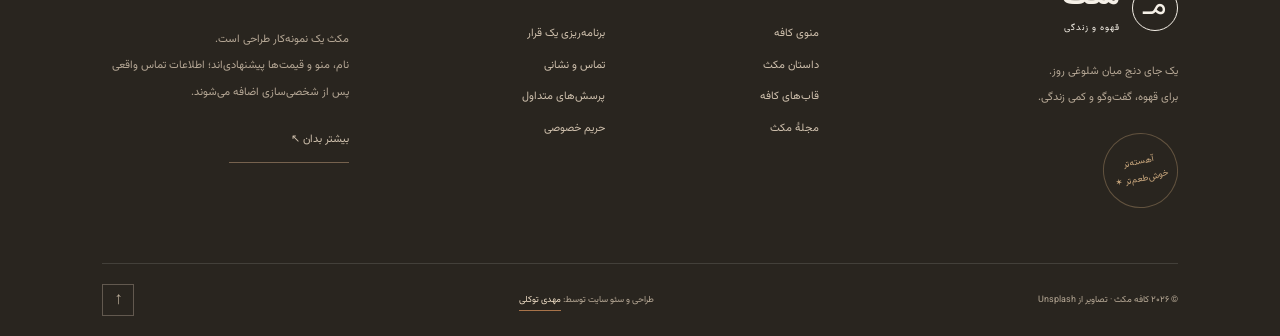
<file: visit.html>
<!doctype html><html lang="fa" dir="rtl"><head><meta charset="UTF-8"><meta name="viewport" content="width=device-width,initial-scale=1"><title>برنامه‌ریزی یک قرار | کافه مکث</title><meta name="description" content="یک برنامهٔ شخصی برای دیدار در کافه بسازید. این نمونه‌کار رزرو آنلاین یا ارسال درخواست ندارد."><meta name="theme-color" content="#302820"><meta property="og:title" content="برنامه‌ریزی یک قرار | کافه مکث"><meta property="og:description" content="یک برنامهٔ شخصی برای دیدار در کافه بسازید. این نمونه‌کار رزرو آنلاین یا ارسال درخواست ندارد."><meta property="og:type" content="website"><meta property="og:url" content="https://mahdi-1949.github.io/cafeshop/visit.html"><meta property="og:image" content="https://mahdi-1949.github.io/cafeshop/assets/images/hero.jpg"><meta name="twitter:card" content="summary_large_image"><link rel="canonical" href="https://mahdi-1949.github.io/cafeshop/visit.html"><link rel="icon" href="assets/favicon.svg" type="image/svg+xml"><link rel="preload" href="assets/font.ttf" as="font" type="font/ttf" crossorigin><link rel="stylesheet" href="assets/style.css"><script src="assets/app.js" defer></script></head><body id="top" data-page="visit.html"><a href="#main" class="skip">رفتن به محتوای اصلی</a><div class="topline"><span>کمی دور از شتاب، کمی نزدیک‌تر به خودت.</span><a href="journal.html">چند خط کنار قهوه ↖</a></div><header class="site-header"><div class="header-inner"><a class="brand" href="index.html" aria-label="کافه مکث؛ صفحه اصلی"><span class="brand-symbol" aria-hidden="true">مـ</span><span>مکث<small>قهوه و زندگی</small></span></a><nav id="navigation" aria-label="منوی اصلی"><a href="index.html">خانه</a><div class="mega-wrap"><button class="mega-toggle" aria-controls="mega-menu" aria-expanded="false">منوی کافه <span aria-hidden="true">⌄</span></button><div id="mega-menu" class="mega-menu" hidden><div class="mega-intro"><span class="eyebrow">به سلیقهٔ تو</span><h2>امروز چه<br>طعمی می‌چسبد؟</h2><a class="text-link" href="menu.html">دیدن تمام منو<span aria-hidden="true">↖</span></a></div><div class="mega-links"><a href="menu.html?category=coffee"><b>۰۱</b><span>قهوه‌های گرم<small>از اسپرسو تا قهوهٔ دمی</small></span>↖</a><a href="menu.html?category=cold"><b>۰۲</b><span>نوشیدنی‌های سرد<small>یک جرعه خنکی</small></span>↖</a><a href="menu.html?category=breakfast"><b>۰۳</b><span>صبحانه و میان‌وعده<small>برای شروع‌های آرام</small></span>↖</a><a href="menu.html?category=cake"><b>۰۴</b><span>کیک و شیرینی<small>همراه شیرین فنجانت</small></span>↖</a></div><a class="mega-photo" href="menu.html?category=coffee"><img src="assets/images/coffee-1.jpg" alt="لاته با طرح شیر" class="" loading="lazy" decoding="async"><span>یک لاته، یک مکث کوتاه ↖</span></a></div></div><a href="about.html">داستان مکث</a><a href="gallery.html">قاب‌های کافه</a><a href="journal.html">مجلهٔ مکث</a></nav><a class="header-cta" href="visit.html">برای یک قرار <span>↖</span></a><button class="nav-toggle" aria-controls="navigation" aria-expanded="false" aria-label="باز کردن منو"><span></span><span></span></button></div></header><main id="main"><section class="page-mast"><div class="mast-copy"><div class="breadcrumbs"><a href="index.html">خانه</a><span>/</span><span>برای یک قرار</span></div><span class="eyebrow">برای یک قرار</span><h1>بهانه‌اش قهوه،<br><em>اصلش دیدار.</em></h1><p>تنها با یک کتاب، یا کنار یک دوست؛ برای مکث بعدی‌ات برنامه بچین.</p><span class="mast-star" aria-hidden="true">✶</span></div><div class="mast-photo"><img src="assets/images/breakfast-0.jpg" alt="برای یک قرار" class="" loading="eager" decoding="async" fetchpriority="high"></div></section><section class="section visit-layout"><div class="visit-copy reveal"><span class="eyebrow">قرار خوب، بدون عجله</span><h2>چند دقیقه را، <br>برای <em>خودت</em> کنار بگذار.</h2><p>از این فرم برای ساختن خلاصهٔ برنامهٔ شخصی‌ات استفاده کن. بعد می‌توانی متنش را کپی کنی و برای همراهت بفرستی.</p><div class="notice"><span>i</span><p><strong>این فرم رزرو میز نیست.</strong> اطلاعات به کافه ارسال یا در سرور ذخیره نمی‌شود. هیچ میزی رزرو و هیچ ظرفیتی تأیید نخواهد شد.</p></div><a class="text-link" href="faq.html#visit-questions">پرسش‌های مربوط به قرار ↖</a></div><div class="planner"><form id="visit-form"><h3>مکث بعدی من</h3><div class="form-row"><label>روز قرار<input type="date" id="visit-date" required></label><label>ساعت پیشنهادی<input type="time" id="visit-time" required value="17:00"></label></div><div class="form-row"><label>چند نفریم؟<select id="visit-guests"><option value="۱ نفر">فقط خودم</option><option value="۲ نفر" selected>دو نفر</option><option value="۳ نفر">سه نفر</option><option value="۴ نفر">چهار نفر</option><option value="۵ نفر یا بیشتر">پنج نفر یا بیشتر</option></select></label><label>حال‌وهوای قرار<select id="visit-mood"><option>یک گفت‌وگوی دوستانه</option><option>کتاب و خلوت</option><option>صبحانه و شروع روز</option><option>یک قرار دونفره</option></select></label></div><button class="button dark" type="submit">ساختن برنامهٔ من <span>↖</span></button><p class="fine-print">فقط یک خلاصهٔ شخصی؛ بدون ثبت رزرو.</p></form><div id="visit-summary" hidden role="status"><span class="eyebrow">برنامهٔ تو آماده است</span><h3>به وقت یک مکث.</h3><p id="summary-text"></p><p class="fine-print">این برنامه تأییدیهٔ رزرو نیست؛ برای هماهنگی واقعی باید با کافه تماس بگیری.</p><button class="button dark" id="copy-plan">کپی متن قرار ↗</button><button class="text-link" id="edit-plan">ویرایش برنامه ↖</button></div></div></section></main><section class="closing"><div><span class="eyebrow">قرارهای خوب، از یک فنجان شروع می‌شوند.</span><h2>برای یک <em>مکث</em>، وقت هست.</h2></div><a class="button cream" href="menu.html">طعم بعدی‌ات را پیدا کن<span aria-hidden="true">↖</span></a></section><footer class="site-footer"><div class="footer-grid"><div class="footer-brand"><a class="brand" href="index.html" aria-label="کافه مکث؛ صفحه اصلی"><span class="brand-symbol" aria-hidden="true">مـ</span><span>مکث<small>قهوه و زندگی</small></span></a><p>یک جای دنج میان شلوغی روز.<br>برای قهوه، گفت‌وگو و کمی زندگی.</p><span class="footer-seal" aria-hidden="true">آهسته‌تر<br>خوش‌طعم‌تر ✶</span></div><div><h2>در مکث بگرد</h2><a href="menu.html">منوی کافه</a><a href="about.html">داستان مکث</a><a href="gallery.html">قاب‌های کافه</a><a href="journal.html">مجلهٔ مکث</a></div><div><h2>قرار و گفت‌وگو</h2><a href="visit.html">برنامه‌ریزی یک قرار</a><a href="contact.html">تماس و نشانی</a><a href="faq.html">پرسش‌های متداول</a><a href="privacy.html">حریم خصوصی</a></div><div class="footer-note"><h2>این‌جا، جای کافهٔ شماست</h2><p>مکث یک نمونه‌کار طراحی است.<br>نام، منو و قیمت‌ها پیشنهادی‌اند؛ اطلاعات تماس واقعی پس از شخصی‌سازی اضافه می‌شوند.</p><a href="contact.html" class="text-link">بیشتر بدان ↖</a></div></div><div class="footer-bottom"><span>© <span data-year>۲۰۲۶</span> کافه مکث · تصاویر از Unsplash</span><p>طراحی و سئو سایت توسط: <a href="https://mahditavakoli.ir/" target="_blank" rel="noopener noreferrer">مهدی توکلی</a></p><a href="#top" class="back-top" aria-label="رفتن به بالای صفحه">↑</a></div></footer><dialog id="photo-dialog"><button class="close-dialog" aria-label="بستن تصویر">×</button><img alt=""><div class="dialog-bottom"><p></p><span id="photo-position"></span><div><button id="photo-prev" aria-label="تصویر قبلی">→</button><button id="photo-next" aria-label="تصویر بعدی">←</button></div></div></dialog><div id="toast" role="status"></div></body></html>
</file>
<file: assets/style.css>
@font-face{font-family:Vazirmatn;src:url(font.ttf) format('truetype');font-weight:100 500;font-style:normal;font-display:swap}@font-face{font-family:Vazirmatn;src:url(font-bold.ttf) format('truetype');font-weight:600 900;font-style:normal;font-display:swap}
:root{--paper:#f5f0e7;--light:#fbf8f1;--ink:#302820;--muted:#74685b;--accent:#9b683e;--gold:#c8a477;--line:#dcd2c4;--dark:#29251f;--ease:cubic-bezier(.2,.7,.2,1)}*{box-sizing:border-box}html{scroll-behavior:smooth;scroll-padding-top:115px}body{margin:0;font-family:Vazirmatn,Tahoma,sans-serif;background:var(--paper);color:var(--ink);line-height:1.8}a{color:inherit;text-decoration:none}button,input,select{font:inherit}button,a{-webkit-tap-highlight-color:transparent}button{cursor:pointer}button{color:inherit}button:disabled{cursor:default}img{display:block;max-width:100%;width:100%;height:100%;object-fit:cover}figure{margin:0}h1,h2,h3,p{margin-top:0}em{font-style:normal;color:var(--accent)}a:focus-visible,button:focus-visible,input:focus-visible,select:focus-visible,summary:focus-visible{outline:3px solid #b87e48;outline-offset:5px}button{border-radius:0}button,select{touch-action:manipulation}[hidden]{display:none!important}.sr-only{position:absolute;width:1px;height:1px;overflow:hidden;clip:rect(0,0,0,0);white-space:nowrap}.skip{position:fixed;top:-100px;padding:15px;background:var(--light);z-index:100}.skip:focus{top:10px}.topline{background:var(--ink);color:#e9decd;font-size:10px;letter-spacing:.2px;display:flex;justify-content:space-between;padding:8px 5.5%;min-height:34px}.topline>a{color:#d7b58b}.site-header{position:sticky;top:0;z-index:30;background:var(--paper);border-bottom:1px solid var(--line);transition:box-shadow .3s}.site-header.scrolled{box-shadow:0 6px 25px #3028200c}.header-inner{height:90px;display:flex;align-items:center;justify-content:space-between;max-width:1640px;margin:auto;padding:0 5.5%;gap:25px}.brand{display:inline-flex;align-items:center;gap:12px;font-size:29px;font-weight:700;line-height:1.1;white-space:nowrap}.brand small{font-size:9px;display:block;font-weight:400;margin-top:10px;letter-spacing:1px}.brand-symbol{width:46px;height:46px;border:1px solid currentColor;border-radius:50%;display:grid;place-items:center;font-size:29px;font-weight:400}.site-header nav{display:flex;align-items:center;gap:27px;font-size:12px}.site-header nav>a{position:relative;padding:30px 0}.site-header nav>a:after{content:'';position:absolute;right:0;bottom:24px;width:0;height:1px;background:var(--accent);transition:width .25s}.site-header nav>a:hover:after,.site-header nav>a[aria-current]:after{width:100%}.header-cta{font-size:11px;border-bottom:1px solid var(--ink);padding:8px 0;display:flex;gap:30px;align-items:center}.nav-toggle{display:none}.mega-toggle{border:0;padding:30px 0;background:transparent;font-size:12px;display:flex;align-items:center;gap:8px}.mega-toggle span{transition:transform .25s}.mega-toggle[aria-expanded=true] span{transform:rotate(180deg)}.mega-menu{position:absolute;top:100%;right:5.5%;left:5.5%;background:var(--light);box-shadow:0 25px 40px #20180e24;display:grid;grid-template-columns:1fr 1.4fr 1fr;gap:45px;padding:35px;border:1px solid var(--line);animation:drop .25s var(--ease);max-height:calc(100svh - 100px);overflow:auto}.mega-intro h2{font-size:29px;margin-bottom:15px}.mega-intro .eyebrow{margin-bottom:15px}.mega-links{display:grid;grid-template-columns:1fr;gap:0}.mega-links>a{display:flex;align-items:center;gap:15px;padding:10px 0;border-bottom:1px solid var(--line);transition:color .2s,transform .2s}.mega-links>a:hover{color:var(--accent);transform:translateX(-4px)}.mega-links b{font-size:11px;color:var(--accent);font-weight:400}.mega-links span{flex:1;font-size:13px}.mega-links small{display:block;color:var(--muted);font-size:10px;margin-top:3px}.mega-photo{position:relative;overflow:hidden;max-height:270px}.mega-photo span{position:absolute;bottom:0;left:0;right:0;padding:40px 15px 15px;background:linear-gradient(transparent,#0009);color:white;font-size:11px}.mega-photo img{transition:transform .5s}.mega-photo:hover img{transform:scale(1.04)}.eyebrow{display:block;color:var(--accent);font-size:10px;letter-spacing:.5px;margin-bottom:22px}.section{max-width:1500px;padding:100px 8%;margin:0 auto}h1{font-size:clamp(38px,4.5vw,69px);font-weight:400;line-height:1.6;letter-spacing:-2px}h2{font-size:clamp(30px,3.5vw,49px);font-weight:400;line-height:1.65;letter-spacing:-1.4px}h3{font-weight:400}.button{display:inline-flex;align-items:center;justify-content:space-between;gap:45px;min-height:54px;padding:15px 23px;font-size:12px;border:1px solid transparent;transition:transform .25s var(--ease),background .25s,color .25s}.button span{font-size:18px;line-height:1;transition:transform .25s}.button:hover{transform:translateY(-3px)}.button:hover span{transform:translate(-3px,-3px)}.cream{background:var(--paper);color:var(--ink)}.cream:hover{background:#e7d7c0}.dark{background:var(--ink);color:var(--paper)}.dark:hover{background:#51402f}.outline{background:transparent;border-color:var(--line)}.outline:hover{background:var(--light)}.text-link{background:none;border:0;border-bottom:1px solid var(--ink);display:inline-flex;align-items:center;justify-content:space-between;gap:35px;padding:12px 0;font-size:12px;transition:color .2s}.text-link:hover{color:var(--accent)}.hero{position:relative;min-height:660px;height:calc(100svh - 124px);max-height:820px;background:var(--ink);color:var(--paper);overflow:hidden}.hero-image{position:absolute;inset:0}.hero-image img{object-position:50% 54%;animation:hero-image 1.2s var(--ease)}.hero-shade{position:absolute;inset:0;background:linear-gradient(270deg,#18110bea,#1f140d6b 62%,#1f140d14)}.hero-content{position:relative;padding:65px 8% 90px;max-width:850px;animation:hero-copy .9s var(--ease)}.hero .eyebrow{color:#ddc09c}.hero h1{font-size:clamp(44px,4.6vw,70px);margin-bottom:20px}.hero h1 em{color:#d5ad7f}.hero-content>p{font-size:13px;line-height:2.3;color:#ddcdbc;margin-bottom:28px}.hero-note{display:flex;align-items:center;gap:10px;font-size:10px;color:#d3bfa8;margin-top:25px}.hero-note span{display:block;width:30px;height:1px;background:currentColor}.hero-scroll{position:absolute;right:8%;bottom:25px;display:flex;align-items:center;gap:25px;font-size:9px;color:#e8d9c8}.hero-scroll span{font-size:25px}.hero-index{position:absolute;left:5.5%;bottom:35px;font-size:10px;display:flex;gap:12px;align-items:center;direction:rtl}.hero-index i{width:50px;height:1px;background:#d6bea0}.hero-stamp{position:absolute;left:10%;top:19%;height:135px;width:135px;border-radius:50%;border:1px solid #ffffff65;display:flex;flex-direction:column;align-items:center;justify-content:center;line-height:1.1;font-size:10px;transform:rotate(-14deg);backdrop-filter:blur(3px)}.hero-stamp b{font-size:43px;font-weight:400;line-height:.7}.ribbon{display:flex;align-items:center;justify-content:space-between;gap:25px;padding:20px 6%;border-bottom:1px solid var(--line);font-size:12px}.ribbon i{font-style:normal;font-size:25px;color:var(--accent)}.story{display:grid;grid-template-columns:1fr 1.1fr;gap:12%;align-items:center}.story-copy>p{font-size:12px;color:var(--muted);line-height:2.6;max-width:400px}.story-copy .text-link{margin-top:10px}.story-images{position:relative;padding-bottom:95px}.story-images>img{height:450px}.small-photo{position:absolute;right:-35px;bottom:0;display:flex;align-items:end;gap:16px}.small-photo img{height:195px;width:175px;border:7px solid var(--paper)}.small-photo span{font-size:11px;line-height:2;margin-bottom:15px}.round-stamp{position:absolute;top:25px;left:-30px;background:var(--paper);border:1px solid var(--accent);outline:7px solid var(--paper);border-radius:50%;width:95px;height:95px;display:grid;place-content:center;text-align:center;font-size:10px;transform:rotate(-15deg);line-height:1.8}.section-head{display:flex;align-items:end;justify-content:space-between;gap:35px;margin-bottom:35px}.section-head h2{margin:0}.section-head>.text-link{margin-bottom:12px;white-space:nowrap}.section-head>p{font-size:12px;color:var(--muted)}.home-menu{border-top:1px solid var(--line)}.menu-toolbar{display:flex;justify-content:space-between;gap:30px;align-items:center;margin-bottom:35px;border-bottom:1px solid var(--line)}.menu-tabs{display:flex;gap:30px;overflow-x:auto;scrollbar-width:thin}.menu-tabs button,.filter-tabs button{padding:15px 0;border:0;border-bottom:2px solid transparent;background:none;color:var(--muted);font-size:12px;white-space:nowrap}.menu-tabs button.active,.filter-tabs button.active{border-color:var(--ink);color:var(--ink)}.menu-grid{display:grid;grid-template-columns:repeat(4,minmax(0,1fr));gap:35px 22px;min-height:330px}.menu-card{animation:rise .35s var(--ease);min-width:0}.menu-photo{display:block;width:100%;aspect-ratio:4/4.6;position:relative;overflow:hidden;background:#dfd6c8;border:0;padding:0}.menu-photo img{transition:transform .65s var(--ease)}.menu-card:hover .menu-photo img{transform:scale(1.045)}.menu-tag{position:absolute;right:12px;top:12px;background:var(--paper);font-size:9px;padding:5px 9px}.menu-plus{position:absolute;bottom:12px;left:12px;display:grid;place-items:center;width:33px;height:33px;border-radius:50%;background:var(--paper);font-size:21px;transform:translateY(50px);transition:transform .3s}.menu-photo:hover .menu-plus,.menu-photo:focus-visible .menu-plus{transform:translateY(0)}.menu-name{display:flex;align-items:center;justify-content:space-between;gap:10px;margin-top:16px}.menu-name h3{font-size:15px;margin:0}.price{font-size:13px;white-space:nowrap}.menu-card>p{color:var(--muted);font-size:10px;line-height:2.1;margin:8px 0}.fine-print{font-size:10px;color:var(--muted);line-height:2.2}.home-menu>.fine-print{margin:30px 0 0}.feature{display:grid;grid-template-columns:1fr 1fr;direction:ltr;background:var(--ink);color:var(--paper)}.feature-image{min-height:620px;overflow:hidden}.feature-image img{transition:transform .9s}.feature:hover .feature-image img{transform:scale(1.025)}.feature-copy{direction:rtl;position:relative;padding:70px 15%;align-self:center}.feature-copy .eyebrow{color:#c6a57d}.feature-copy h2{font-size:clamp(35px,4vw,59px)}.feature-copy h2 em{color:#d2ad7e}.feature-copy>p{font-size:12px;line-height:2.5;color:#c7b9a8;margin-bottom:30px}.feature-star{position:absolute;top:50px;left:10%;font-size:56px;color:var(--gold)}.home-gallery{display:grid;grid-template-columns:1.15fr 1fr 1fr;gap:20px;align-items:end}.gallery-item{position:relative;overflow:hidden;height:310px;background:var(--ink);border:0;padding:0;text-align:right}.gallery-item img{transition:transform .65s var(--ease)}.gallery-item:hover img{transform:scale(1.045)}.gallery-item:after{content:'';position:absolute;inset:45% 0 0;background:linear-gradient(transparent,#17100bbf)}.gallery-item>span{position:absolute;z-index:1;bottom:22px;right:22px;left:22px;display:flex;align-items:center;justify-content:space-between;color:#fff5e8;font-size:11px}.gallery-item b{font-weight:400;font-size:25px}.gallery-item.tall{height:420px}.journal-section{border-top:1px solid var(--line)}.journal-grid{display:grid;grid-template-columns:repeat(3,minmax(0,1fr));gap:30px}.journal-image{display:block;height:260px;position:relative;overflow:hidden}.journal-image img{transition:transform .6s}.journal-card:hover img{transform:scale(1.04)}.round-arrow{position:absolute;bottom:12px;left:12px;display:grid;place-items:center;height:35px;width:35px;border-radius:50%;background:var(--paper);font-size:20px}.article-meta{font-size:9px;display:flex;justify-content:space-between;margin:20px 0 10px;color:var(--accent)}.journal-card h3{font-size:20px;line-height:1.8;margin-bottom:10px}.journal-card>p{font-size:11px;line-height:2.3;color:var(--muted)}.closing{background:#d8c0a1;display:flex;align-items:center;justify-content:space-between;gap:35px;padding:55px 8%;position:relative;overflow:hidden}.closing:before{content:'✶';position:absolute;left:30%;top:0;font-size:240px;line-height:1;color:#3028200b;pointer-events:none}.closing h2{font-size:38px;margin:0}.closing .eyebrow{color:#69523b;margin-bottom:12px}.closing .button{position:relative;white-space:nowrap}.site-footer{padding:65px 8% 0;background:var(--dark);color:var(--paper)}.footer-grid{display:grid;grid-template-columns:1.5fr .8fr 1fr 1.2fr;gap:50px;padding-bottom:55px}.footer-grid h2{font-size:12px;letter-spacing:0;margin:0 0 22px;color:#cba87f}.footer-grid>div>a:not(.brand){display:block;font-size:11px;color:#cfc0ad;margin:12px 0;transition:color .2s}.footer-grid>div>a:hover{color:white}.footer-brand>p,.footer-note>p{font-size:11px;color:#b5a795;line-height:2.4;margin-top:25px}.footer-seal{display:inline-flex;align-items:center;border:1px solid #c8a4775c;border-radius:50%;height:75px;width:75px;justify-content:center;text-align:center;font-size:9px;line-height:1.8;transform:rotate(-12deg);margin-top:10px;color:#c9a77d}.footer-note .text-link{border-color:#76624e;max-width:120px}.footer-bottom{display:flex;align-items:center;justify-content:space-between;gap:20px;border-top:1px solid #ffffff1f;padding:20px 0;font-size:9px;color:#b7a996}.footer-bottom p{margin:0}.footer-bottom p>a{color:#f0dfc7;border-bottom:1px solid #a87349;padding-bottom:3px}.back-top{border:1px solid #b7a99666;height:32px;width:32px;display:grid;place-items:center;font-size:17px}.page-mast{display:grid;grid-template-columns:1fr 1fr;border-bottom:1px solid var(--line);min-height:450px}.mast-copy{padding:35px 16% 55px;position:relative;align-self:center}.breadcrumbs{display:flex;gap:10px;font-size:9px;color:var(--muted);margin-bottom:35px}.breadcrumbs a{border-bottom:1px solid var(--line)}.mast-copy .eyebrow{margin-bottom:20px}.mast-copy h1{font-size:clamp(36px,4.2vw,62px);margin-bottom:20px}.mast-copy>p{color:var(--muted);font-size:12px;line-height:2.4;max-width:370px;margin-bottom:0}.mast-photo{min-height:450px;overflow:hidden}.mast-photo img{animation:hero-image 1s var(--ease)}.mast-star{position:absolute;left:8%;top:30%;font-size:38px;color:var(--gold)}.search-label{position:relative;flex:0 1 240px}.search-label input{background:none;width:100%;padding:10px 0 10px 25px;border:0;color:var(--ink);font-size:11px;outline-offset:0}.search-label>span:last-child{position:absolute;left:0;top:1px;font-size:28px}.menu-page .menu-tabs{gap:24px}.menu-page{padding-top:60px}.menu-bottom-note{margin-top:50px;display:flex;align-items:center;gap:24px;border-top:1px solid var(--line);padding-top:30px}.menu-bottom-note>span{font-size:40px;color:var(--accent)}.menu-bottom-note p{font-size:11px;color:var(--muted);line-height:2.2;flex:1;max-width:650px;margin:0}.menu-bottom-note a{white-space:nowrap}.pairing{display:grid;grid-template-columns:1fr 1fr;gap:12%;align-items:center;border-top:1px solid var(--line)}.pairing>img{height:380px}.pairing p{font-size:12px;line-height:2.4;color:var(--muted);max-width:350px}.about-story{gap:9%}.about-image{position:relative;height:470px}.about-image img{height:100%}.about-image>span{position:absolute;bottom:0;right:0;left:0;padding:50px 25px 25px;background:linear-gradient(transparent,#000a);color:var(--paper);font-size:12px}.manifesto{text-align:center;background:var(--ink);color:var(--paper);padding:70px 6%;position:relative}.manifesto>span{font-size:120px;line-height:1;color:var(--gold);height:60px;display:block}.manifesto blockquote{margin:15px 0 25px;font-size:clamp(25px,3.5vw,45px);font-weight:400;line-height:1.9}.manifesto em{color:var(--gold)}.manifesto p{font-size:10px;color:#c3b39c}.values{display:grid;grid-template-columns:repeat(3,1fr);gap:40px}.values article{padding:30px 0;border-top:1px solid var(--line)}.values span{font-size:10px;color:var(--accent)}.values h3{font-size:23px;margin:22px 0 13px}.values p{font-size:12px;color:var(--muted);line-height:2.4}.filter-tabs{display:flex;gap:35px;margin-bottom:35px;border-bottom:1px solid var(--line);overflow-x:auto}.gallery-mosaic{display:grid;grid-template-columns:repeat(3,1fr);gap:22px;grid-auto-flow:dense}.gallery-mosaic .gallery-item{height:340px}.gallery-mosaic .wide{grid-column:span 2}.gallery-mosaic .gallery-item.wide img{object-position:center 58%}.featured-article{display:grid;grid-template-columns:1.2fr 1fr;gap:70px;align-items:center;background:#ece4d8}.featured-article>div:first-child{height:460px;overflow:hidden}.featured-article img{transition:transform .6s}.featured-article:hover img{transform:scale(1.035)}.featured-article>div:last-child{padding:35px 0 35px 50px}.featured-article h2{font-size:40px}.featured-article p{font-size:12px;color:var(--muted);line-height:2.3}.journal-heading{margin-top:80px}.article-hero{text-align:center;padding-top:40px;padding-bottom:0}.article-hero .breadcrumbs{justify-content:center}.article-hero h1{font-size:clamp(32px,4vw,55px);margin-bottom:20px}.article-hero>p{font-size:13px;color:var(--muted);max-width:650px;margin:0 auto 40px;line-height:2.5}.article-hero>img{height:490px}.article-layout{padding-top:65px;display:grid;grid-template-columns:230px 1fr;gap:90px;align-items:start}.article-layout aside{position:sticky;top:130px}.article-layout aside>a{display:block;font-size:11px;color:var(--muted);padding:10px 0;border-bottom:1px solid var(--line)}.article-layout aside button{margin-top:22px}.article-body{max-width:760px}.article-body h2{font-size:25px;letter-spacing:-.5px;margin-bottom:15px}.article-body p{font-size:14px;line-height:2.7;color:var(--muted)}.article-body section{margin-bottom:40px;scroll-margin-top:130px}.article-end{padding:30px;border:1px solid var(--line);margin-top:50px}.article-end p{font-size:11px}.article-end .eyebrow{margin-bottom:10px}.related{border-top:1px solid var(--line)}.faq-layout{display:grid;grid-template-columns:230px 1fr;gap:90px;align-items:start}.faq-nav{position:sticky;top:130px}.faq-nav a{display:block;font-size:12px;padding:15px 0;border-bottom:1px solid var(--line)}.faq-group{margin-bottom:55px;scroll-margin-top:130px}.faq-group h2{font-size:27px}.faq-item{border-top:1px solid var(--line)}.faq-item:last-child{border-bottom:1px solid var(--line)}.faq-item summary{list-style:none;cursor:pointer;display:flex;justify-content:space-between;gap:20px;padding:23px 0;font-size:13px;align-items:center}.faq-item summary::-webkit-details-marker{display:none}.faq-item summary b{font-size:23px;color:var(--accent);font-weight:400;transition:transform .25s}.faq-item[open] summary b{transform:rotate(45deg)}.faq-item>p{font-size:12px;line-height:2.6;color:var(--muted);padding:0 0 25px;margin:0;max-width:650px}.contact-layout{display:grid;grid-template-columns:1fr 1fr;gap:12%;align-items:start}.contact-copy>p{font-size:12px;line-height:2.5;color:var(--muted);margin-bottom:30px}.contact-detail{padding:20px 0;border-top:1px solid var(--line)}.contact-detail>span{font-size:10px;color:var(--accent)}.contact-detail h3{font-size:18px;margin:12px 0 8px}.contact-detail>p{font-size:11px;color:var(--muted);margin:0}.contact-visual{position:sticky;top:130px}.contact-visual>img{height:500px}.location-note{display:flex;gap:20px;padding:25px;background:#e9dfd0}.location-note>span{font-size:40px;color:var(--accent)}.location-note h3{font-size:15px;margin-bottom:8px}.location-note p{font-size:10px;color:var(--muted);margin:0}.contact-next{display:flex;justify-content:space-between;gap:30px;align-items:center;border-top:1px solid var(--line)}.contact-next h2{margin-bottom:0}.contact-next>div:last-child{display:flex;gap:15px;flex-wrap:wrap}.visit-layout{display:grid;grid-template-columns:1fr 1.1fr;gap:10%;align-items:start}.visit-copy>p{font-size:12px;line-height:2.5;color:var(--muted)}.notice{display:flex;gap:15px;border:1px solid var(--line);padding:20px;margin:25px 0}.notice>span{display:grid;place-items:center;border:1px solid var(--accent);border-radius:50%;width:22px;height:22px;flex-shrink:0;font-size:14px;margin-top:4px;color:var(--accent)}.notice p{font-size:11px;line-height:2.4;color:var(--muted);margin:0}.notice strong{font-weight:700;color:var(--ink)}.planner{border:1px solid var(--line);background:var(--light);padding:40px}.planner h3{font-size:25px;margin-bottom:30px}.form-row{display:grid;grid-template-columns:1fr 1fr;gap:20px;margin-bottom:25px}.planner label{display:block;font-size:11px}.planner input,.planner select{width:100%;background:var(--paper);border:1px solid var(--line);min-height:48px;margin-top:10px;padding:10px;color:var(--ink);font-size:12px;min-width:0}.planner input[type=date],.planner input[type=time]{direction:ltr;text-align:right}.planner .button{width:100%;margin:10px 0}.planner .fine-print{margin:10px 0 0}.planner #summary-text{font-size:14px;line-height:2.8;white-space:pre-line}.planner #edit-plan{display:flex;margin-top:15px}.legal{max-width:1000px}.legal h2{margin-top:40px}.legal h2:first-child{margin-top:0}.not-found{text-align:center;padding-top:60px;padding-bottom:90px}.error-number{font-size:120px;line-height:1.3;color:#cbb79a}.not-found h1{font-size:40px}.not-found p{font-size:12px;color:var(--muted)}.not-found>div{display:flex;justify-content:center;gap:15px;margin-top:30px}.empty-state{padding:70px;text-align:center;min-height:330px}.empty-state>span{font-size:55px;color:var(--accent)}.empty-state h3{font-size:22px}.empty-state p{font-size:12px;color:var(--muted)}dialog{border:0;padding:0;width:min(1000px,92vw);max-width:1000px;max-height:90svh;overflow:auto;background:var(--paper);color:var(--ink);box-shadow:0 20px 80px #0006}dialog::backdrop{background:#18130fe8;backdrop-filter:blur(5px)}.close-dialog{position:absolute;z-index:3;left:15px;top:15px;height:40px;width:40px;border:1px solid var(--line);border-radius:50%;background:var(--paper);font-size:27px;line-height:1}.dialog-gallery-image{height:min(70svh,650px);object-fit:contain;background:var(--dark)}.dialog-bottom{display:flex;align-items:center;gap:20px;justify-content:space-between;padding:15px 25px}.dialog-bottom p{font-size:12px;margin:0}.dialog-bottom>span{font-size:10px;color:var(--muted)}.dialog-bottom button{height:35px;width:35px;background:none;border:1px solid var(--line);font-size:20px}.item-dialog-grid{display:grid;grid-template-columns:1fr 1fr;min-height:460px}.item-dialog-grid>img{height:100%;max-height:600px}.item-dialog-copy{padding:55px 40px 35px}.item-dialog-copy h2{font-size:35px}.item-dialog-copy>p{font-size:12px;color:var(--muted);line-height:2.5}.item-dialog-price{font-size:24px;display:block;margin:25px 0}.item-dialog-price small{font-size:11px;color:var(--muted)}.item-dialog-copy .notice{font-size:10px;line-height:2.3}#toast{position:fixed;bottom:25px;left:50%;transform:translate(-50%,20px);background:var(--ink);color:var(--paper);padding:14px 24px;z-index:100;font-size:12px;box-shadow:0 8px 25px #0002;opacity:0;pointer-events:none;transition:opacity .25s,transform .25s;max-width:90vw;width:max-content}#toast.show{opacity:1;transform:translate(-50%,0)}.reveal{opacity:1;transform:none}.motion-ready .reveal{opacity:0;transform:translateY(20px);transition:opacity .7s var(--ease),transform .7s var(--ease)}.motion-ready .reveal.in-view{opacity:1;transform:translateY(0)}@keyframes hero-image{from{transform:scale(1.04)}to{transform:scale(1)}}@keyframes hero-copy{from{opacity:0;transform:translateY(18px)}to{opacity:1;transform:translateY(0)}}@keyframes rise{from{opacity:0;transform:translateY(10px)}to{opacity:1;transform:translateY(0)}}@keyframes drop{from{opacity:0;transform:translateY(-8px)}to{opacity:1;transform:translateY(0)}}
@media(min-width:1550px){.hero-content{padding-top:90px}}@media(max-width:1100px){.header-inner{padding:0 4%;gap:20px}.site-header nav{gap:19px}.header-cta{gap:15px}.section{padding:80px 6%}.mega-menu{gap:25px;right:4%;left:4%}.hero-content{padding-right:6%}.story{gap:8%}.story-images>img{height:400px}.small-photo{right:-25px}.feature-copy{padding:60px 10%}.feature-image{min-height:580px}.menu-grid{gap:30px 17px}.menu-page .menu-toolbar{align-items:stretch;flex-direction:column;gap:0}.search-label{flex-basis:auto;max-width:300px;border-bottom:1px solid var(--line);margin-bottom:10px}.menu-page .menu-tabs{margin-bottom:10px}.footer-grid{gap:28px;grid-template-columns:1.1fr .9fr 1fr}.footer-note{grid-column:1/-1;border-top:1px solid #ffffff20;padding-top:25px}.footer-note>p{margin:10px 0}.footer-note h2{margin-bottom:10px}.footer-note>p br{display:none}.mast-copy{padding-right:12%;padding-left:12%}.article-layout,.faq-layout{gap:50px;grid-template-columns:190px 1fr}.featured-article{gap:45px}.featured-article>div:last-child{padding-left:35px}.contact-layout{gap:7%}.visit-layout{gap:7%}.planner{padding:30px}.gallery-mosaic .gallery-item{height:300px}.journal-image{height:230px}}
@media(max-width:800px){.header-inner{height:78px;padding:0 6%}.header-cta{margin-right:auto;font-size:10px}.brand{font-size:26px}.brand-symbol{height:42px;width:42px}.nav-toggle{display:flex;height:42px;width:42px;flex-direction:column;align-items:center;justify-content:center;gap:6px;border:1px solid var(--line);background:none}.nav-toggle>span{height:1px;width:18px;background:var(--ink);transition:transform .2s}.nav-toggle[aria-expanded=true]>span:first-child{transform:translateY(3.5px) rotate(45deg)}.nav-toggle[aria-expanded=true]>span:last-child{transform:translateY(-3.5px) rotate(-45deg)}.site-header nav{display:none;position:absolute;top:100%;right:0;left:0;background:var(--paper);padding:15px 6% 25px;max-height:calc(100svh - 78px);overflow:auto;border-bottom:1px solid var(--line);box-shadow:0 20px 30px #30282012}.site-header nav.open{display:flex;flex-direction:column;align-items:stretch;gap:0}.site-header nav>a{padding:14px 0;border-bottom:1px solid var(--line)}.site-header nav>a:after{display:none}.mega-toggle{padding:14px 0;width:100%;justify-content:space-between;border-bottom:1px solid var(--line)}.mega-menu{position:static;display:block;margin:0;padding:10px 15px;box-shadow:none;max-height:none;border:0;border-bottom:1px solid var(--line);background:#eee5d8}.mega-intro,.mega-photo{display:none}.mega-links{gap:0}.mega-links>a{padding:12px 0}.mega-links span{font-size:12px}.mega-links small{font-size:9px}.hero{height:720px;min-height:630px;max-height:calc(100svh - 112px)}.hero-content{padding:60px 7% 90px}.hero h1{font-size:52px}.hero-stamp{height:100px;width:100px;left:8%;top:20%;font-size:8px}.hero-stamp b{font-size:34px}.hero-index{left:7%}.story{gap:7%}.story-images>img{height:370px}.small-photo img{width:130px;height:165px}.small-photo{gap:10px}.small-photo span{font-size:9px}.round-stamp{width:80px;height:80px;font-size:9px;left:-17px}.section{padding:65px 6%}.story h2{font-size:32px}.story-copy p{font-size:11px}.menu-grid{grid-template-columns:repeat(2,minmax(0,1fr));gap:30px 22px}.home-menu .menu-grid{min-height:620px}.menu-photo{aspect-ratio:1}.menu-plus{transform:none}.home-gallery .gallery-item{height:240px}.home-gallery .gallery-item.tall{height:320px}.gallery-item>span{right:15px;left:15px;bottom:15px;font-size:10px}.feature-image{min-height:560px}.feature-copy h2{font-size:37px}.feature-star{font-size:36px;top:30px;left:10%}.feature-copy .eyebrow{font-size:9px}.feature-copy p{font-size:11px}.journal-grid{gap:20px}.journal-image{height:180px}.journal-card h3{font-size:17px}.journal-card p{font-size:10px}.article-meta{font-size:8px;gap:10px}.closing{padding:40px 6%}.closing h2{font-size:30px}.closing .button{gap:20px}.mast-copy{padding-right:12%;padding-left:10%}.mast-copy h1{font-size:41px}.mast-photo{min-height:420px}.mast-star{font-size:25px;top:24%;left:8%}.page-mast{min-height:420px}.mast-copy>p{font-size:11px}.values{gap:25px}.values h3{font-size:20px}.values p{font-size:11px}.gallery-mosaic{gap:16px}.gallery-mosaic .gallery-item{height:260px}.featured-article{gap:30px}.featured-article>div:first-child{height:400px}.featured-article h2{font-size:31px}.featured-article p{font-size:11px}.featured-article>div:last-child{padding-left:25px}.article-layout{gap:35px;grid-template-columns:160px 1fr}.article-body p{font-size:13px}.article-body h2{font-size:23px}.faq-layout{gap:30px;grid-template-columns:155px 1fr}.contact-layout{gap:6%}.contact-visual>img{height:440px}.location-note{padding:20px;gap:15px}.contact-next{display:block}.contact-next>div:last-child{margin-top:25px}.visit-layout{grid-template-columns:1fr;gap:35px}.visit-copy{max-width:600px}.visit-copy h2 br{display:none}.planner{max-width:600px;width:100%}.item-dialog-copy{padding:45px 25px 25px}.item-dialog-grid{min-height:420px}.item-dialog-copy h2{font-size:27px}.item-dialog-copy .notice{padding:15px}.item-dialog-price{margin:20px 0}.article-hero>img{height:380px}}
@media(max-width:580px){html{scroll-padding-top:95px}.topline{justify-content:center;padding:7px 6%;min-height:30px;font-size:9px}.topline>a{display:none}.header-inner{height:74px;gap:15px}.brand{font-size:24px;gap:9px}.brand-symbol{height:39px;width:39px;font-size:26px}.brand small{font-size:8px;margin-top:8px}.header-cta{gap:12px;font-size:9px}.nav-toggle{height:37px;width:37px}.hero{min-height:610px;height:calc(100svh - 104px);max-height:760px}.hero-content{padding:55px 7% 80px}.hero h1{font-size:45px;line-height:1.6;letter-spacing:-1.5px}.hero-content>p{font-size:12px;margin-bottom:22px}.hero-content .eyebrow{font-size:9px}.hero-stamp{display:none}.hero-index{display:none}.hero-image img{object-position:41% center}.hero-shade{background:linear-gradient(270deg,#18110be6,#18110b55)}.hero-scroll{right:7%;bottom:22px}.hero-note{margin-top:20px}.hero .button{min-height:50px}.ribbon{padding:17px 6%;font-size:9px;gap:16px;overflow:hidden;white-space:nowrap}.ribbon>span:last-child,.ribbon>i:nth-last-child(2){display:none}.ribbon i{font-size:21px}.section{padding:60px 7%}h2{font-size:31px}.eyebrow{font-size:9px;margin-bottom:18px}.story{grid-template-columns:1fr;gap:35px}.story h2{font-size:35px}.story h2 br:last-child{display:none}.story-copy p{font-size:12px;max-width:none}.story-images{margin:0 15px 0 20px;padding-bottom:90px}.story-images>img{height:330px}.small-photo{right:-20px}.small-photo img{height:165px;width:140px}.small-photo span{font-size:10px}.section-head{display:block;margin-bottom:25px}.section-head>.text-link{margin:10px 0 0;font-size:11px}.section-head>p{font-size:11px;margin-top:15px}.menu-tabs{gap:24px}.menu-tabs button,.filter-tabs button{font-size:10px}.menu-toolbar{margin-bottom:25px}.menu-grid{gap:25px 16px}.home-menu .menu-grid{min-height:540px}.menu-photo{aspect-ratio:4/4.7}.menu-name h3{font-size:13px}.price{font-size:11px}.menu-name{gap:5px;margin-top:12px}.menu-card>p{font-size:10px}.menu-tag{right:7px;top:7px;padding:4px 6px;font-size:8px}.menu-plus{height:27px;width:27px;font-size:17px;left:8px;bottom:8px}.fine-print{font-size:9px}.feature{grid-template-columns:1fr}.feature-image{min-height:0;height:340px}.feature-copy{padding:50px 7% 60px}.feature-copy h2{font-size:41px}.feature-copy p{font-size:12px;max-width:380px}.feature-star{font-size:55px;top:50px;left:10%}.home-gallery{grid-template-columns:1fr 1fr;gap:14px}.home-gallery .gallery-item.tall{grid-column:1/-1;height:330px}.home-gallery .gallery-item{height:240px}.journal-grid{grid-template-columns:1fr;gap:35px}.journal-image{height:280px}.journal-card h3{font-size:21px}.journal-card p{font-size:12px}.article-meta{font-size:9px;margin-top:16px}.closing{padding:40px 7%;display:block}.closing h2{font-size:31px}.closing .eyebrow{font-size:9px}.closing .button{margin-top:23px;gap:45px}.closing:before{left:-10%;font-size:210px}.site-footer{padding:45px 7% 0}.footer-grid{grid-template-columns:1fr 1fr;gap:30px;padding-bottom:35px}.footer-brand{grid-column:1/-1;position:relative}.footer-brand>p{font-size:11px;margin-top:20px}.footer-seal{position:absolute;left:0;top:0;margin:0;height:75px;width:75px}.footer-grid h2{font-size:12px;margin-bottom:18px}.footer-grid>div>a:not(.brand){font-size:11px}.footer-note{padding-top:25px}.footer-note>p{font-size:10px;max-width:350px}.footer-bottom{align-items:start;flex-direction:column;gap:13px;position:relative;padding:25px 0;font-size:9px}.footer-bottom p{padding-left:30px;line-height:2}.back-top{position:absolute;left:0;top:22px}.page-mast{grid-template-columns:1fr}.mast-copy{padding:25px 7% 40px}.breadcrumbs{margin-bottom:30px}.mast-copy h1{font-size:43px;line-height:1.6}.mast-copy>p{font-size:12px;max-width:350px}.mast-photo{height:280px;min-height:0}.mast-star{top:30%;left:9%;font-size:35px}.menu-page{padding-top:35px}.menu-page .menu-tabs{gap:22px}.search-label{max-width:none}.menu-bottom-note{align-items:start;gap:15px;flex-wrap:wrap;margin-top:35px}.menu-bottom-note>span{font-size:30px}.menu-bottom-note>p{font-size:10px}.menu-bottom-note>a{margin-right:42px;font-size:10px}.pairing{grid-template-columns:1fr;gap:30px}.pairing>img{height:280px}.pairing p{font-size:12px}.about-image{height:350px}.manifesto{padding:50px 7%}.manifesto blockquote{font-size:26px;margin-top:0}.manifesto>span{font-size:95px}.values{grid-template-columns:1fr;gap:10px}.values article{padding:25px 0 10px}.values h3{font-size:23px;margin-top:15px}.values p{font-size:12px}.filter-tabs{gap:25px;margin-bottom:25px}.gallery-mosaic{grid-template-columns:1fr 1fr;gap:14px}.gallery-mosaic .gallery-item{height:240px}.gallery-mosaic .wide{grid-column:1/-1;height:300px}.gallery-item>span{font-size:10px;right:12px;left:12px}.featured-article{grid-template-columns:1fr;gap:0}.featured-article>div:first-child{height:290px}.featured-article>div:last-child{padding:30px 25px}.featured-article h2{font-size:35px}.featured-article p{font-size:12px}.journal-heading{margin-top:55px}.article-hero{text-align:right;padding-top:30px;padding-bottom:0}.article-hero .breadcrumbs{justify-content:start}.article-hero h1{font-size:36px}.article-hero>p{font-size:12px;margin-bottom:30px}.article-hero>img{height:300px}.article-layout{grid-template-columns:1fr;gap:35px;padding-top:35px}.article-layout aside{position:static;border:1px solid var(--line);padding:20px}.article-layout aside>a{font-size:11px;padding:8px 0}.article-layout aside>.eyebrow{margin-bottom:10px}.article-layout aside button{margin-top:10px}.article-body h2{font-size:24px}.article-body p{font-size:13px;line-height:2.7}.article-end{padding:23px}.faq-layout{grid-template-columns:1fr;gap:30px}.faq-nav{position:static;display:flex;gap:20px;overflow-x:auto}.faq-nav a{white-space:nowrap;font-size:10px}.faq-group h2{font-size:25px}.faq-item summary{font-size:12px;padding:22px 0}.faq-item>p{font-size:11px}.contact-layout{grid-template-columns:1fr;gap:30px}.contact-visual{position:static}.contact-visual>img{height:350px}.contact-next h2{font-size:31px}.contact-next .button{gap:25px;font-size:11px}.contact-detail h3{font-size:18px}.visit-layout{gap:30px}.planner{padding:25px}.form-row{gap:15px}.planner input,.planner select{font-size:11px;padding:8px}.planner h3{font-size:23px}.not-found h1{font-size:31px}.error-number{font-size:100px}.not-found>div{flex-direction:column;align-items:center}.item-dialog-grid{grid-template-columns:1fr;min-height:0}.item-dialog-grid>img{height:240px;object-position:center 55%}.item-dialog-copy{padding:25px}.item-dialog-copy h2{font-size:28px;margin-bottom:15px}.item-dialog-price{margin:15px 0}.item-dialog-copy .notice{margin:15px 0 0}.dialog-bottom{padding:15px;gap:10px;flex-wrap:wrap}.dialog-bottom p{font-size:11px;flex-basis:70%}.dialog-bottom>div{margin-right:auto}.dialog-gallery-image{height:65svh}.legal h2{font-size:23px}.motion-ready .reveal{transform:translateY(12px)}}
@media(prefers-reduced-motion:reduce){html{scroll-behavior:auto}*,*:before,*:after{animation:none!important;transition:none!important}.motion-ready .reveal{opacity:1;transform:none}}@media print{.site-header,.topline,.site-footer,.closing,.article-layout aside,.button,.hero,.menu-tabs,.menu-toolbar,.mega-menu,dialog{display:none!important}body{background:white;color:black}.section{padding:20px;max-width:none}.menu-grid{grid-template-columns:repeat(3,1fr)}.menu-plus{display:none}.reveal,.motion-ready .reveal{opacity:1!important;transform:none!important}.article-layout{display:block}.page-mast{display:block}.mast-photo{display:none}.mast-copy{padding:20px}}
</file>
